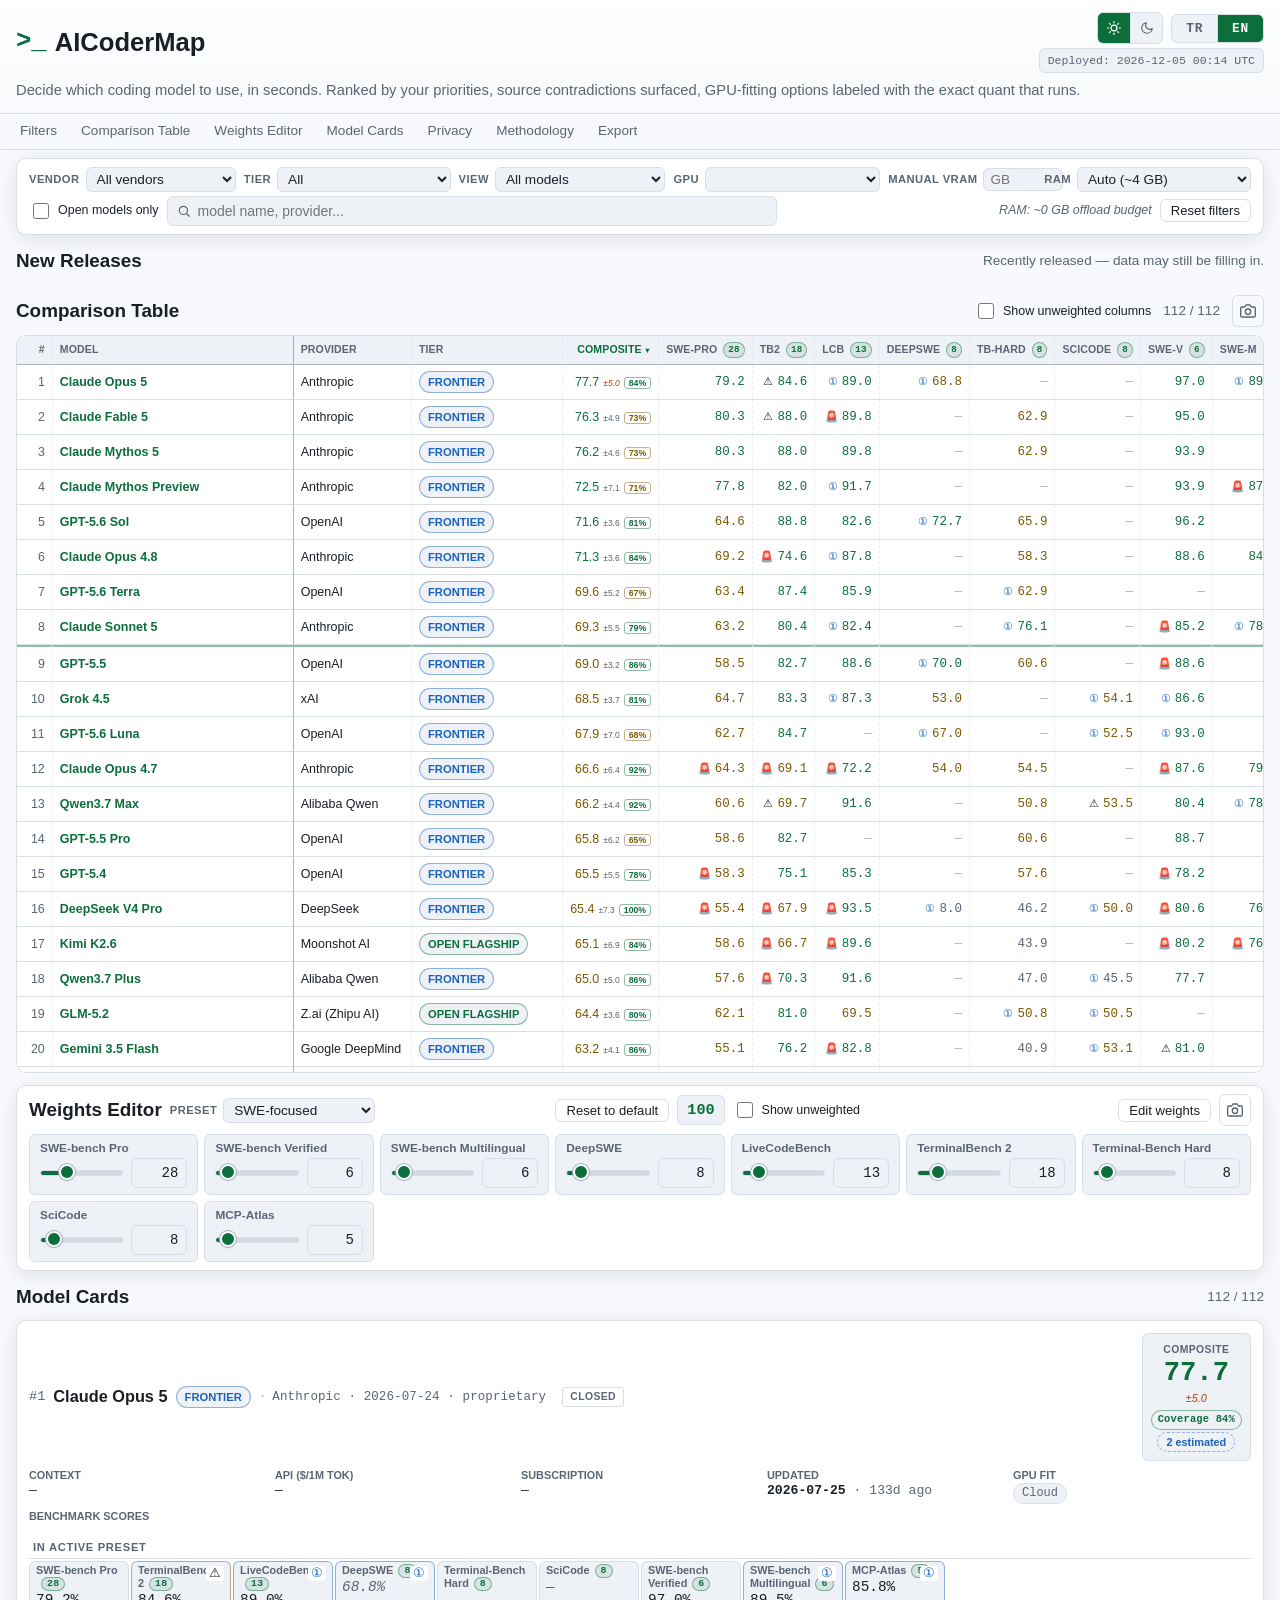
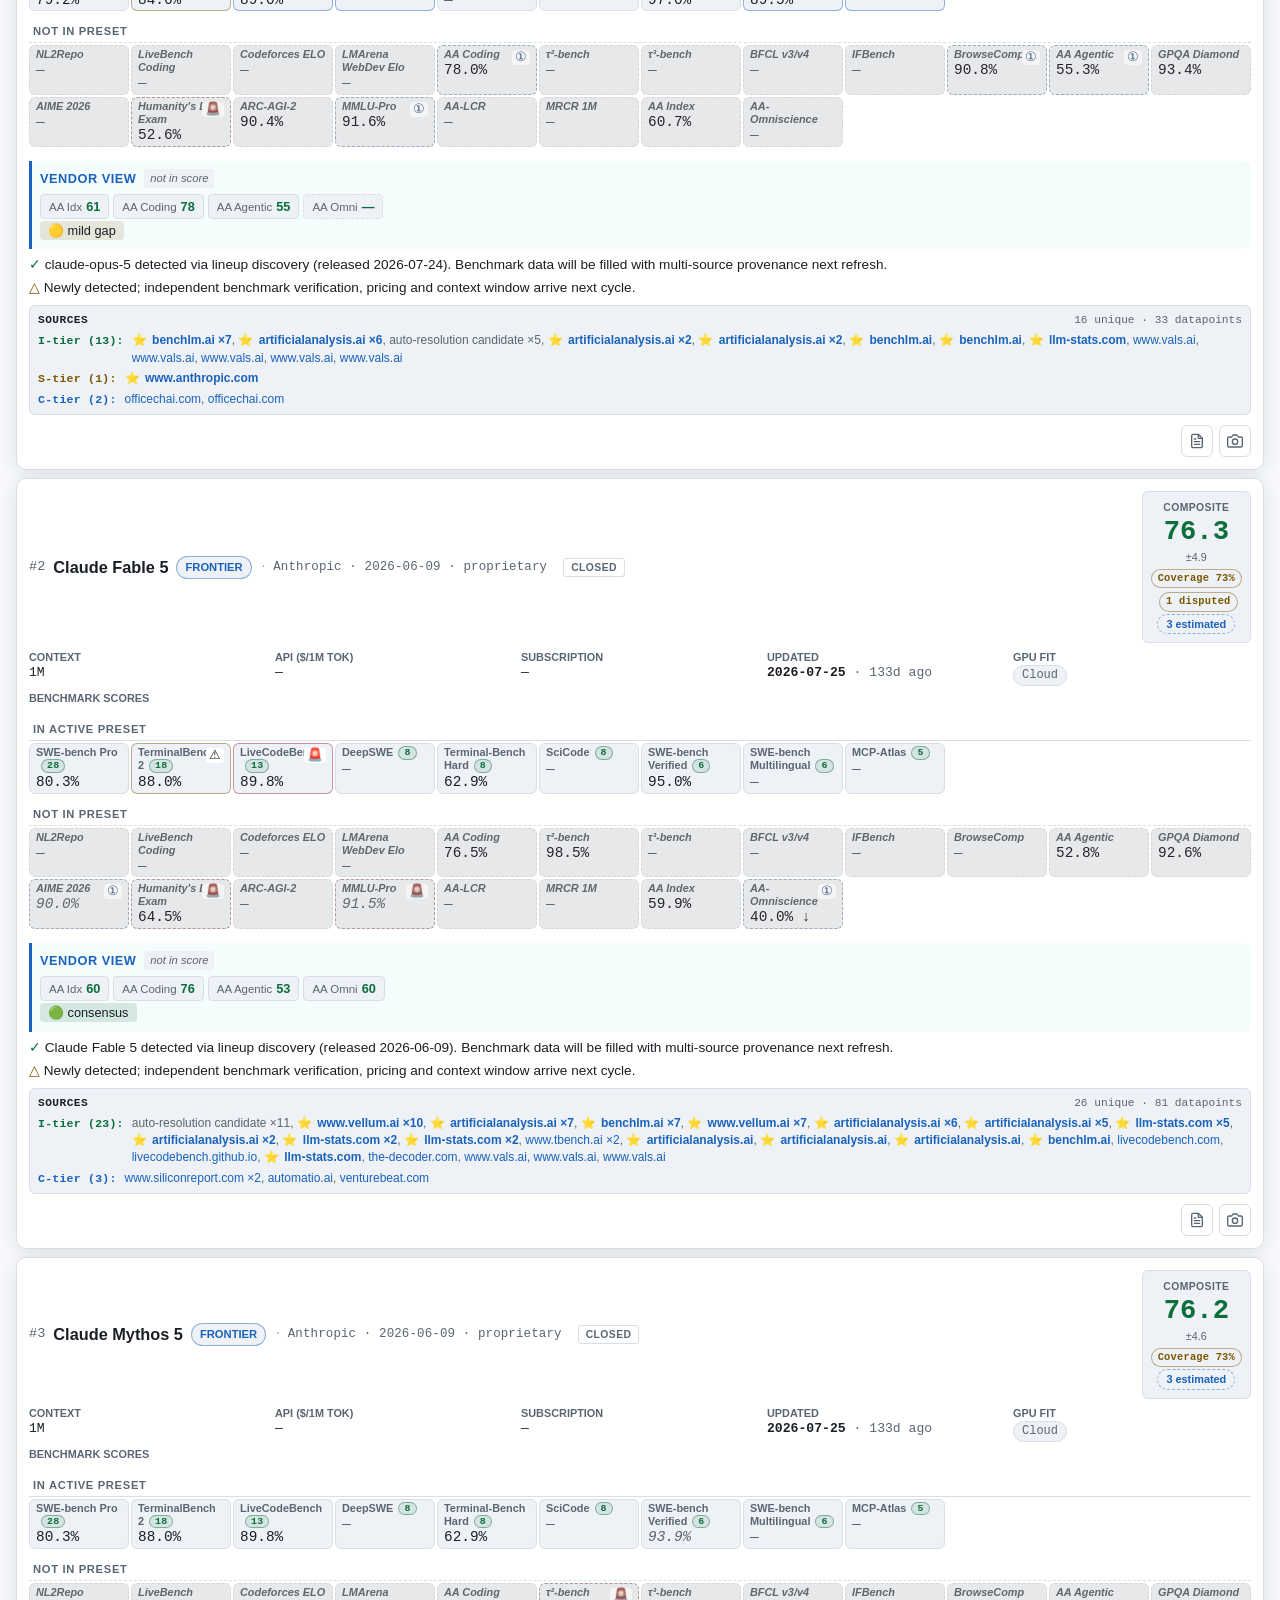
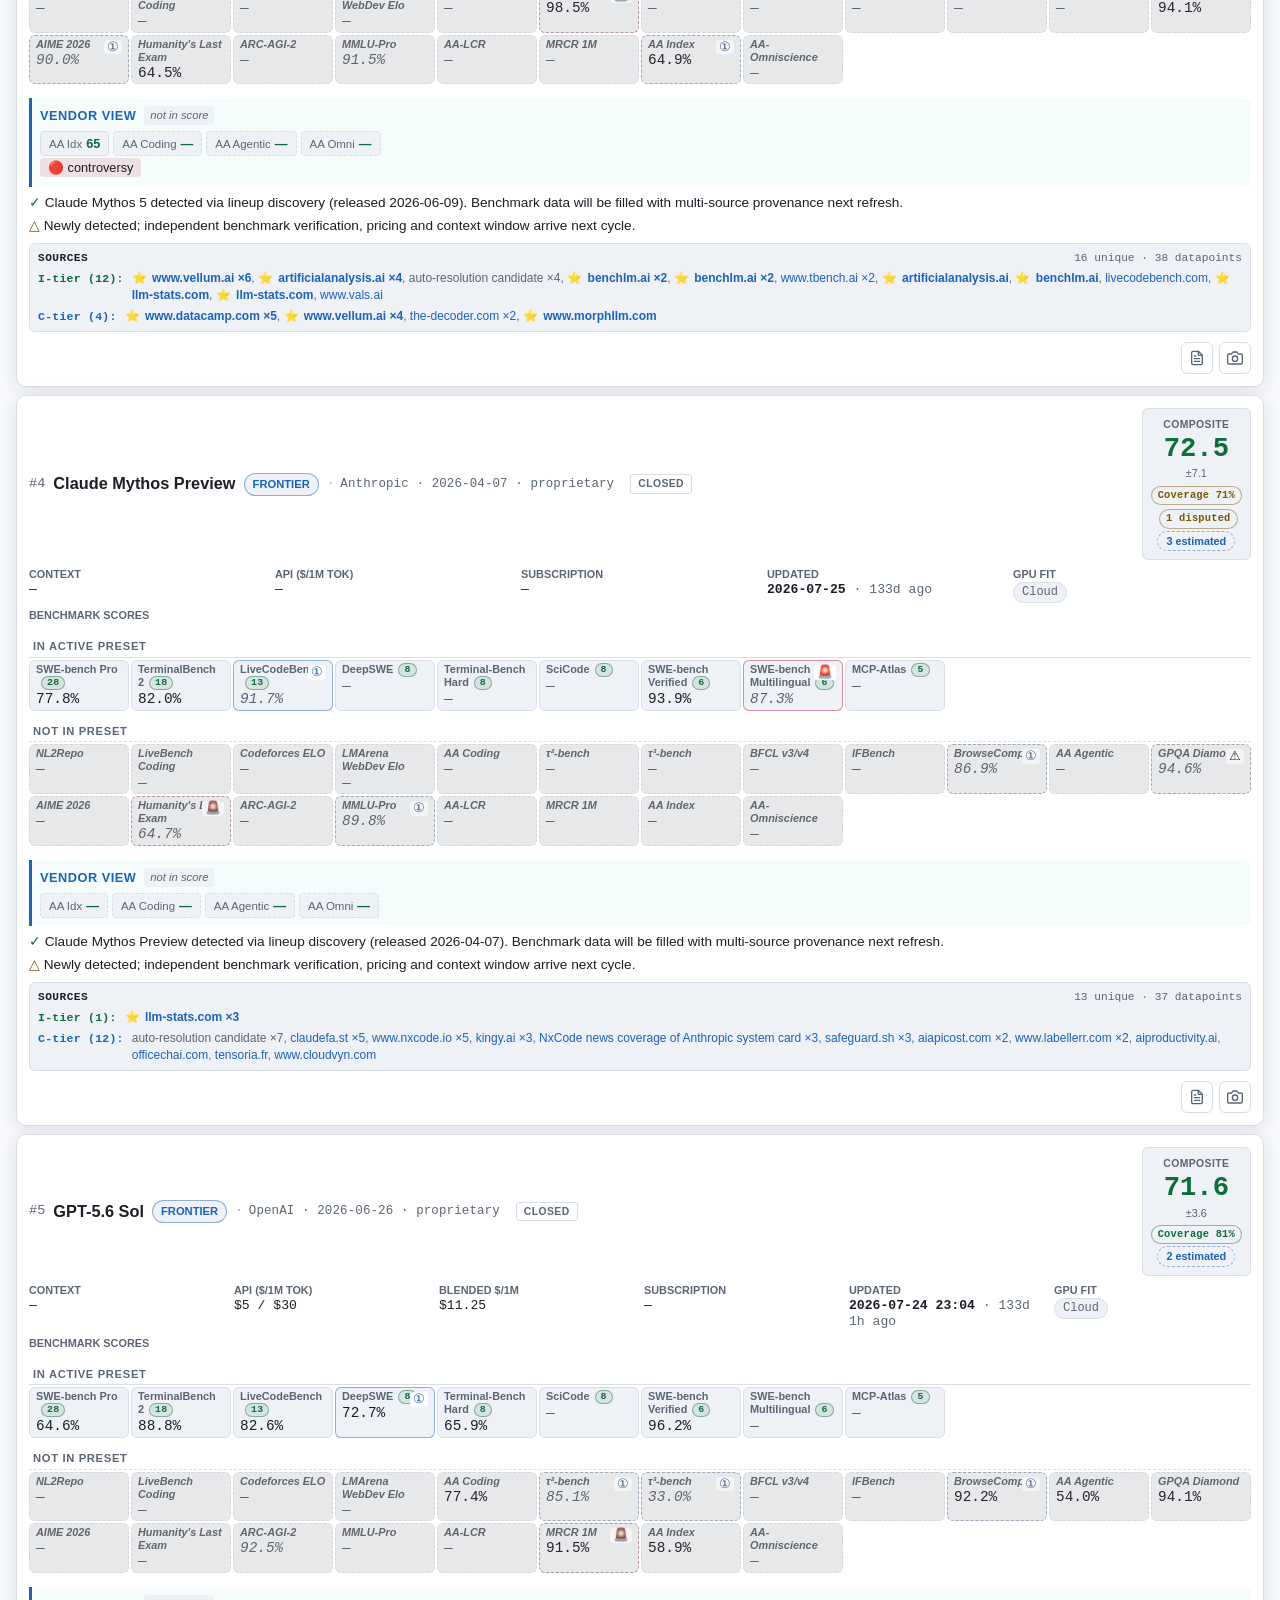
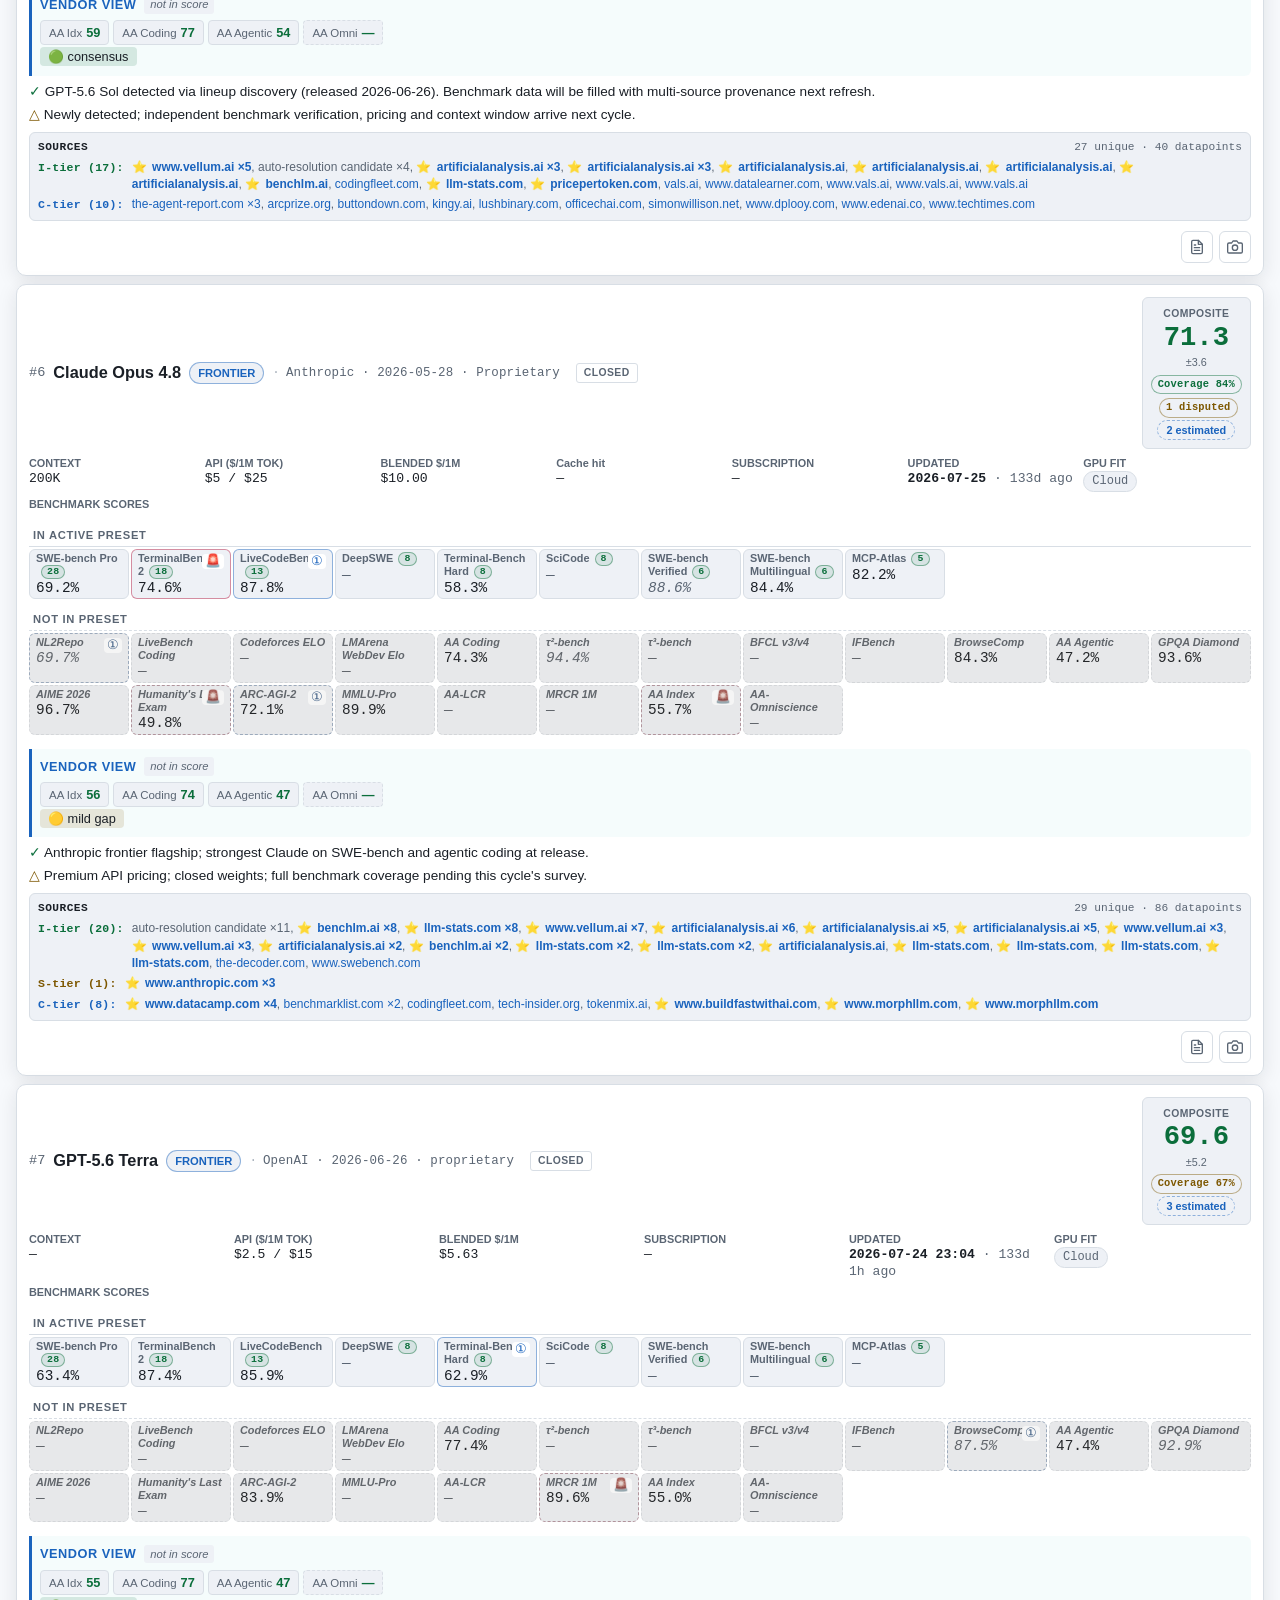
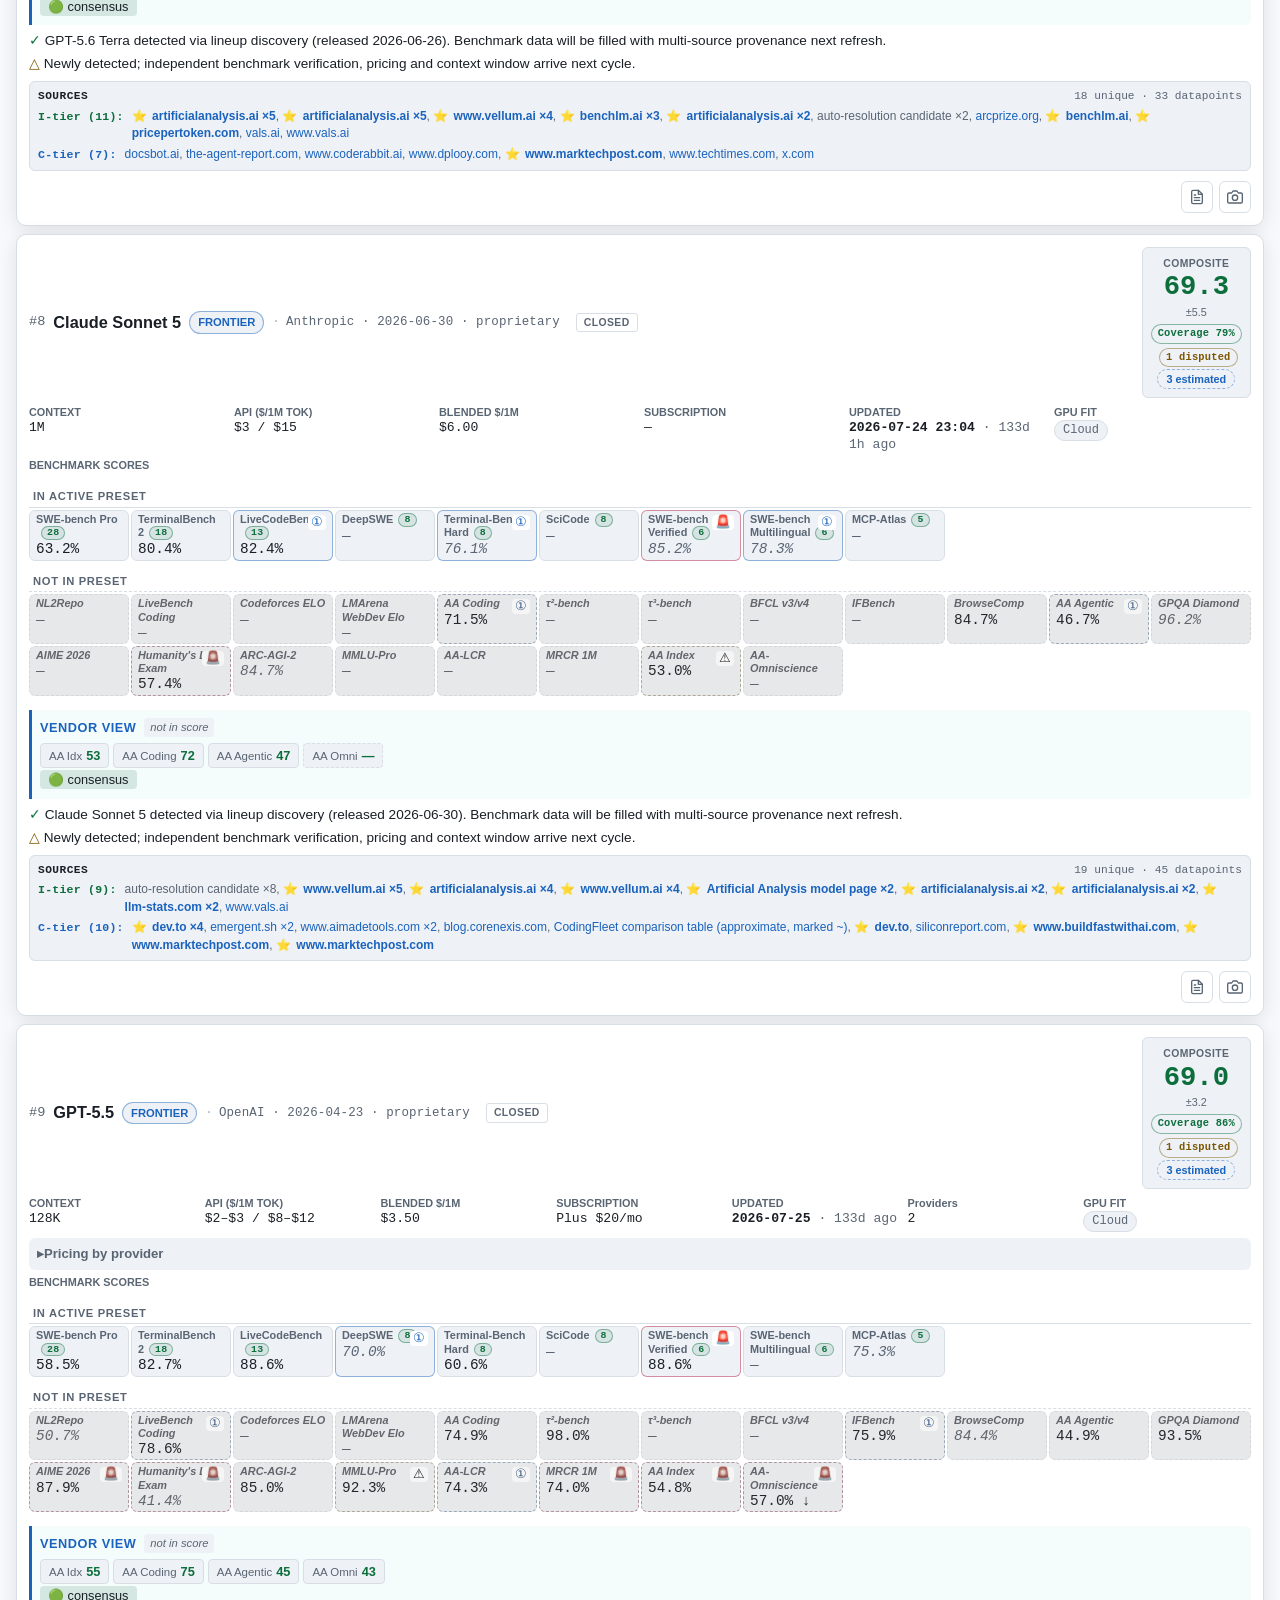
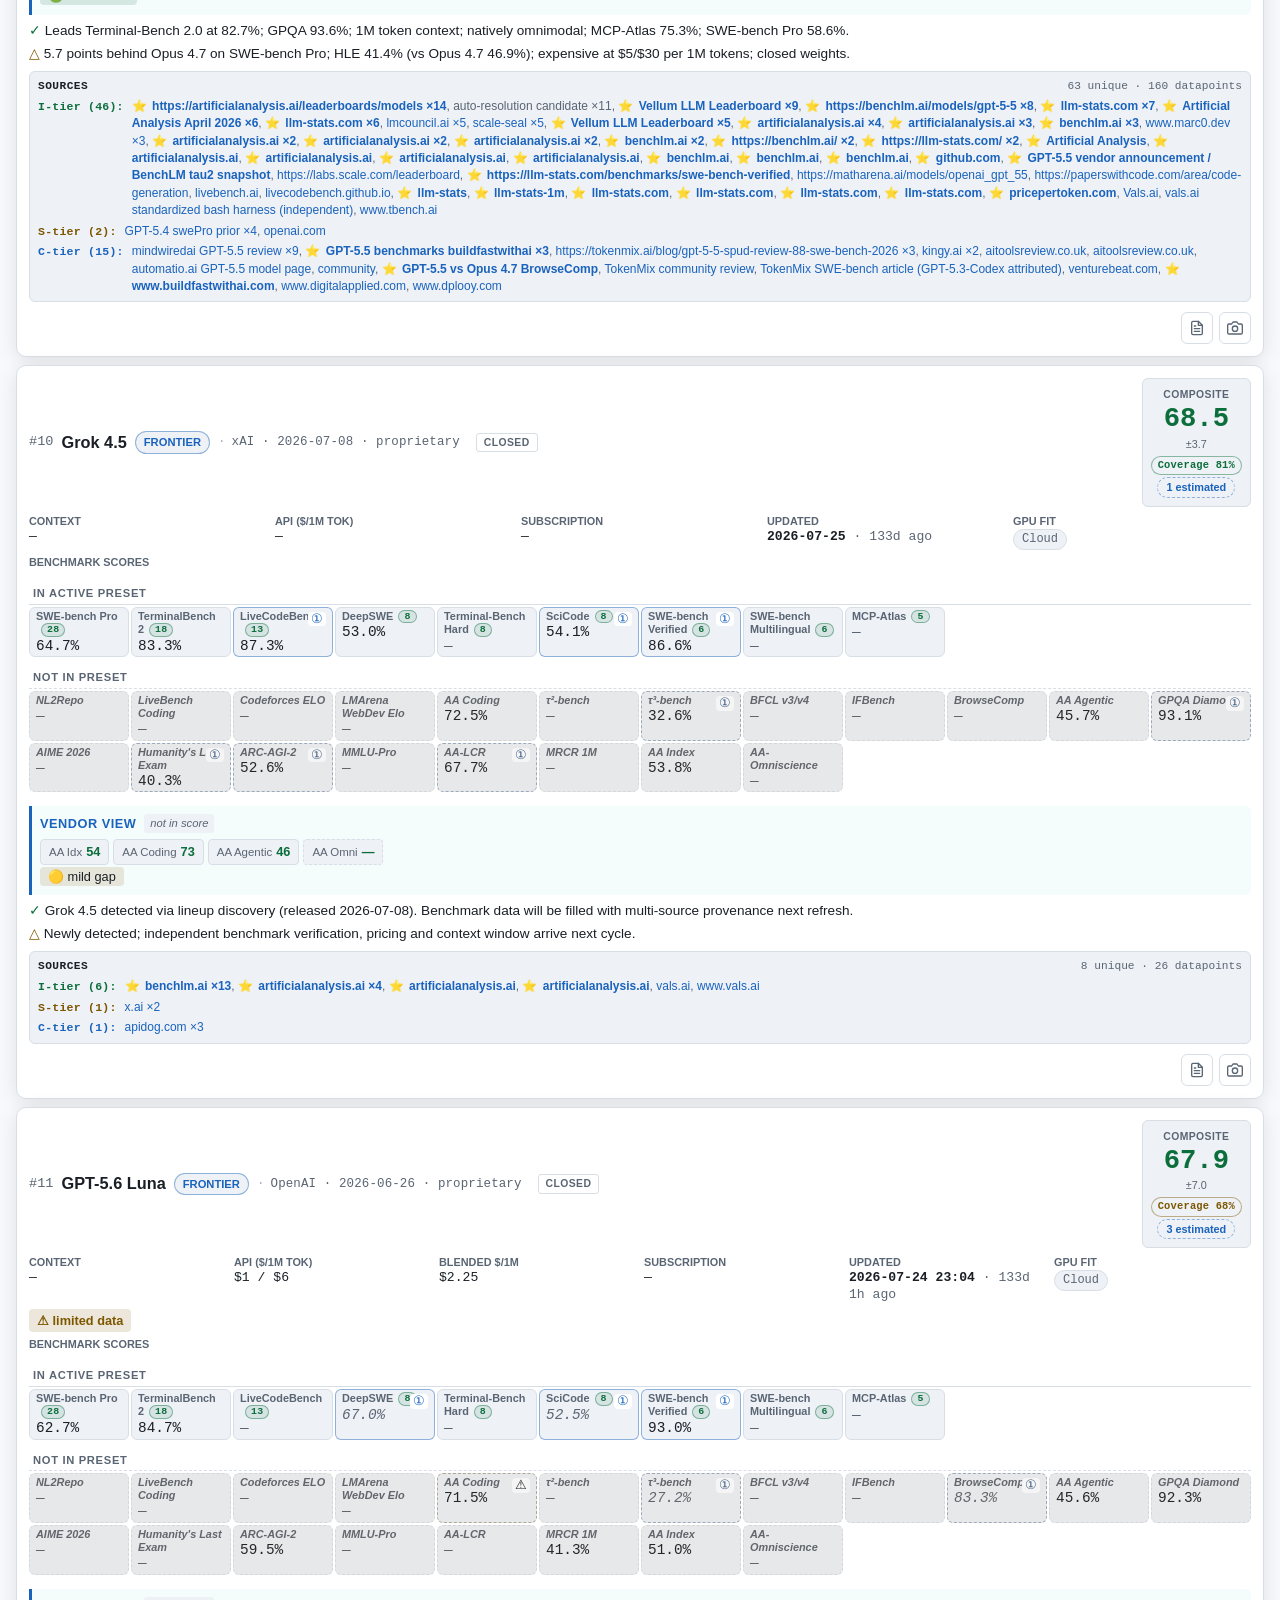
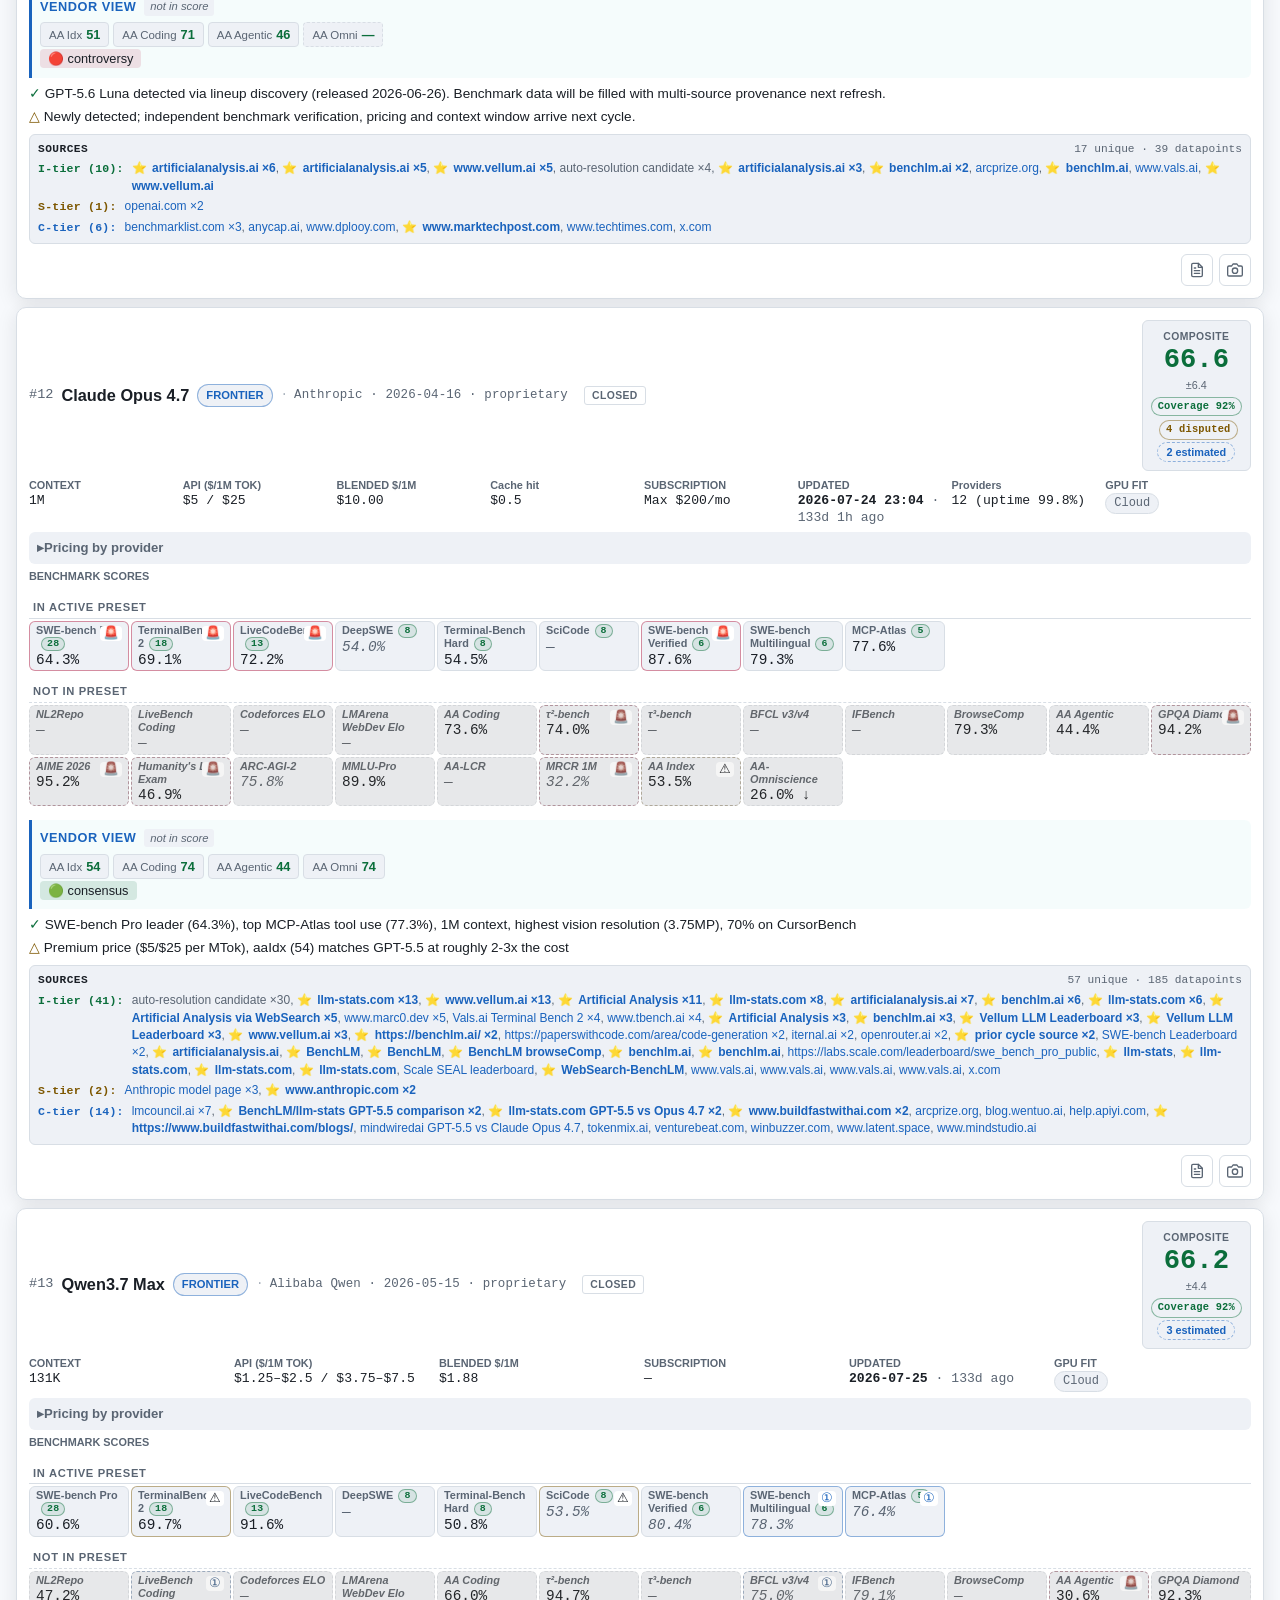
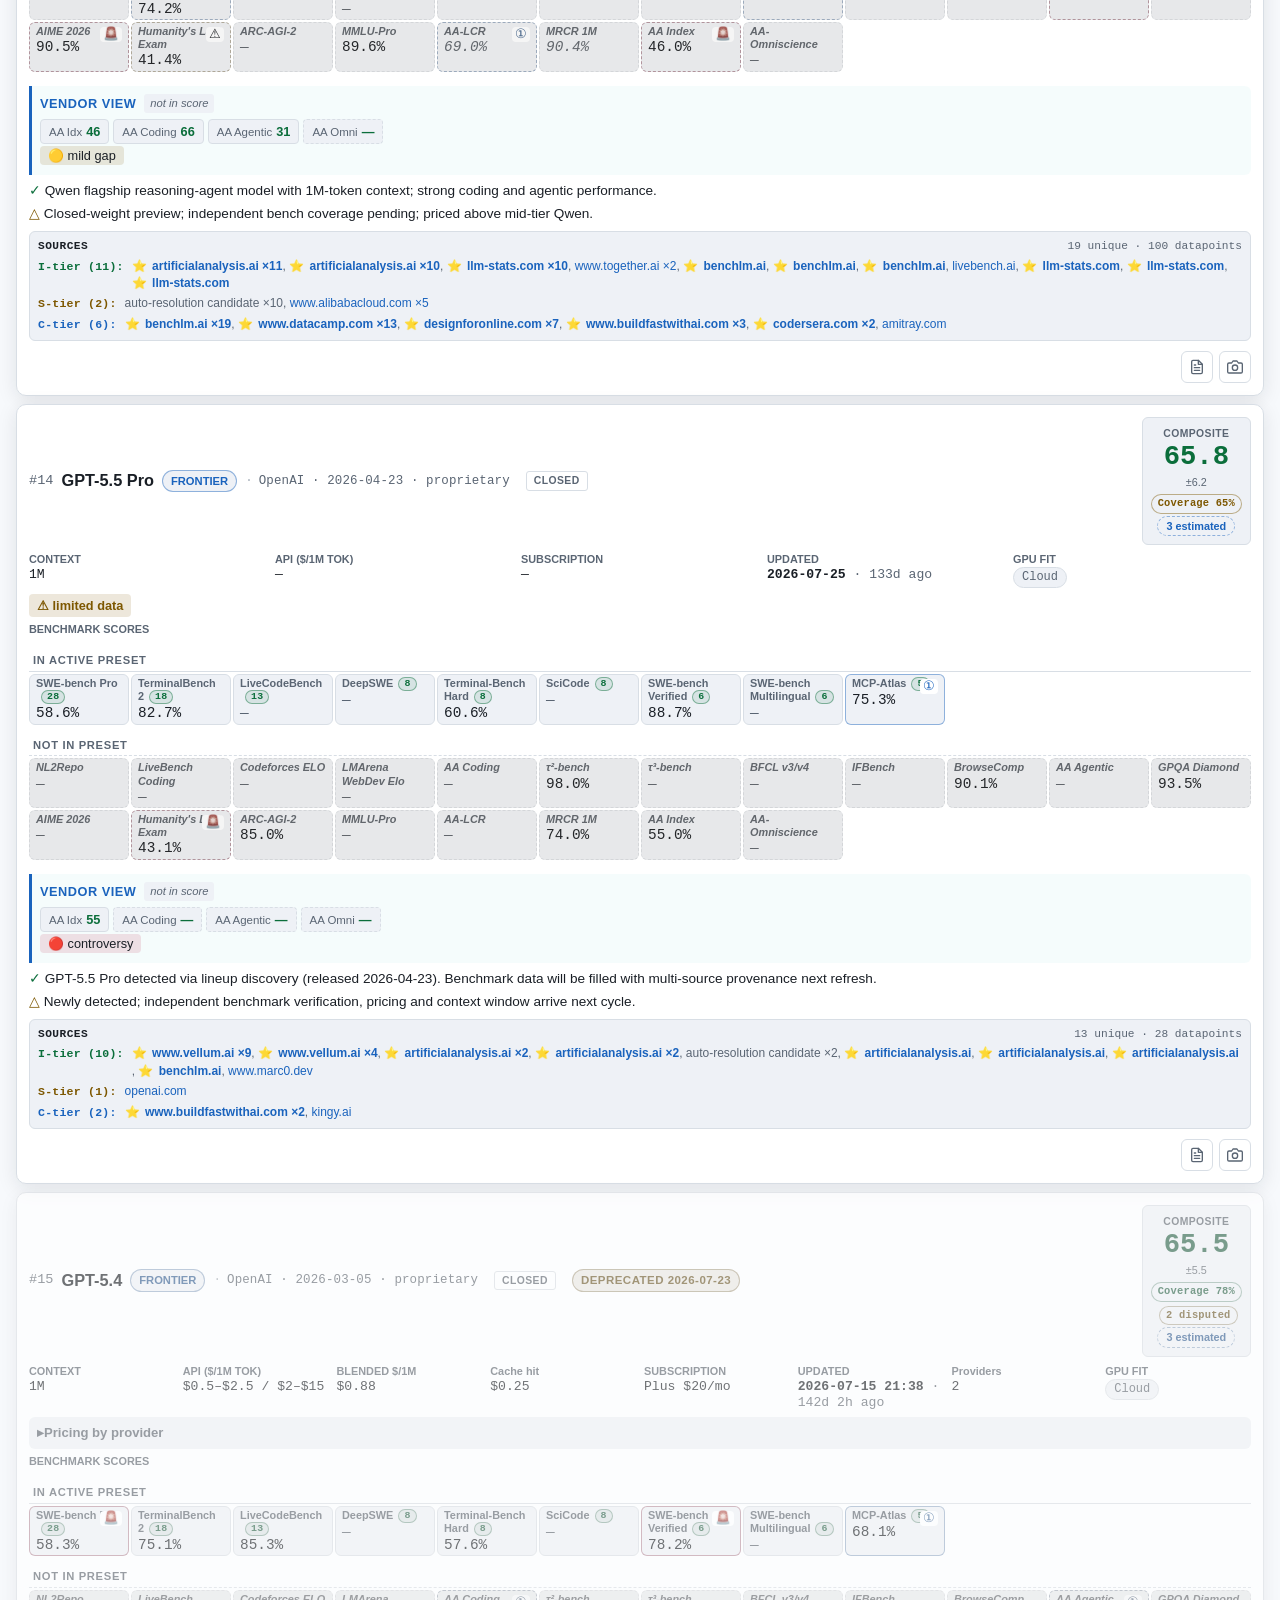
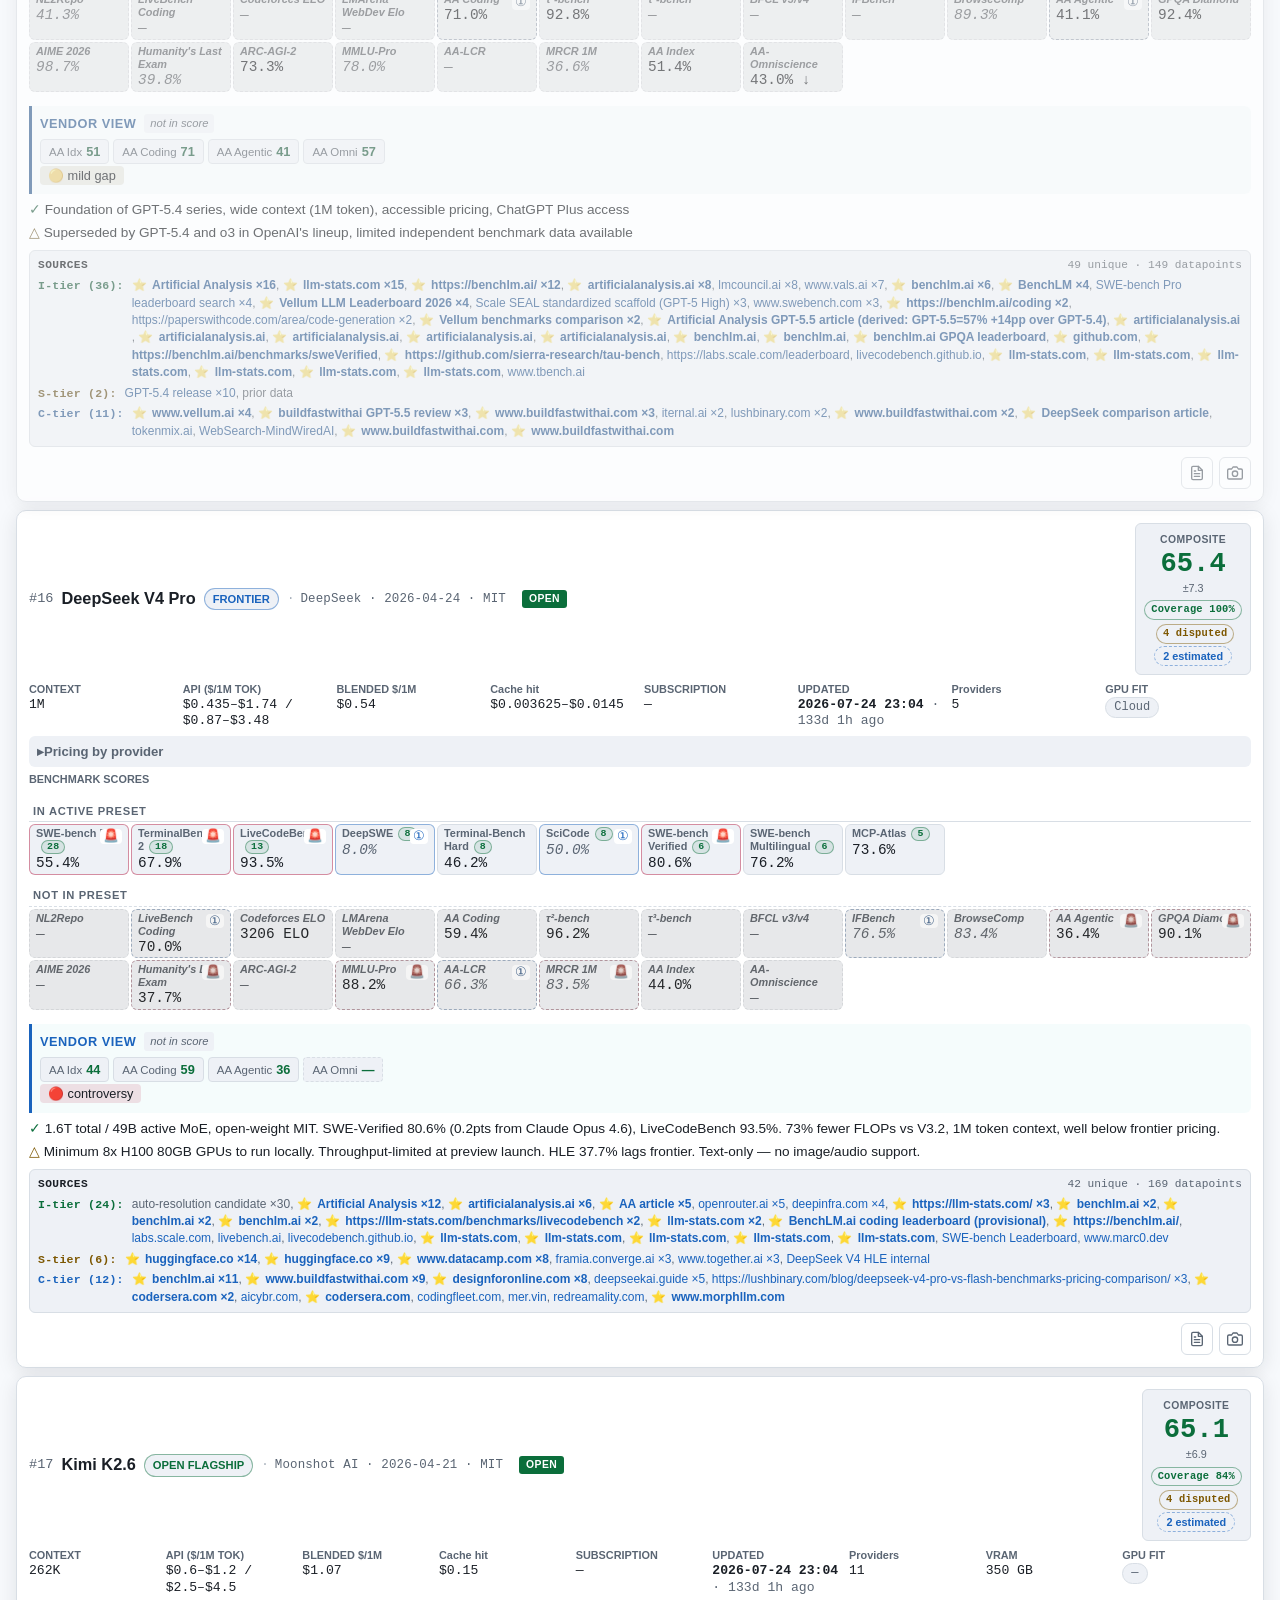
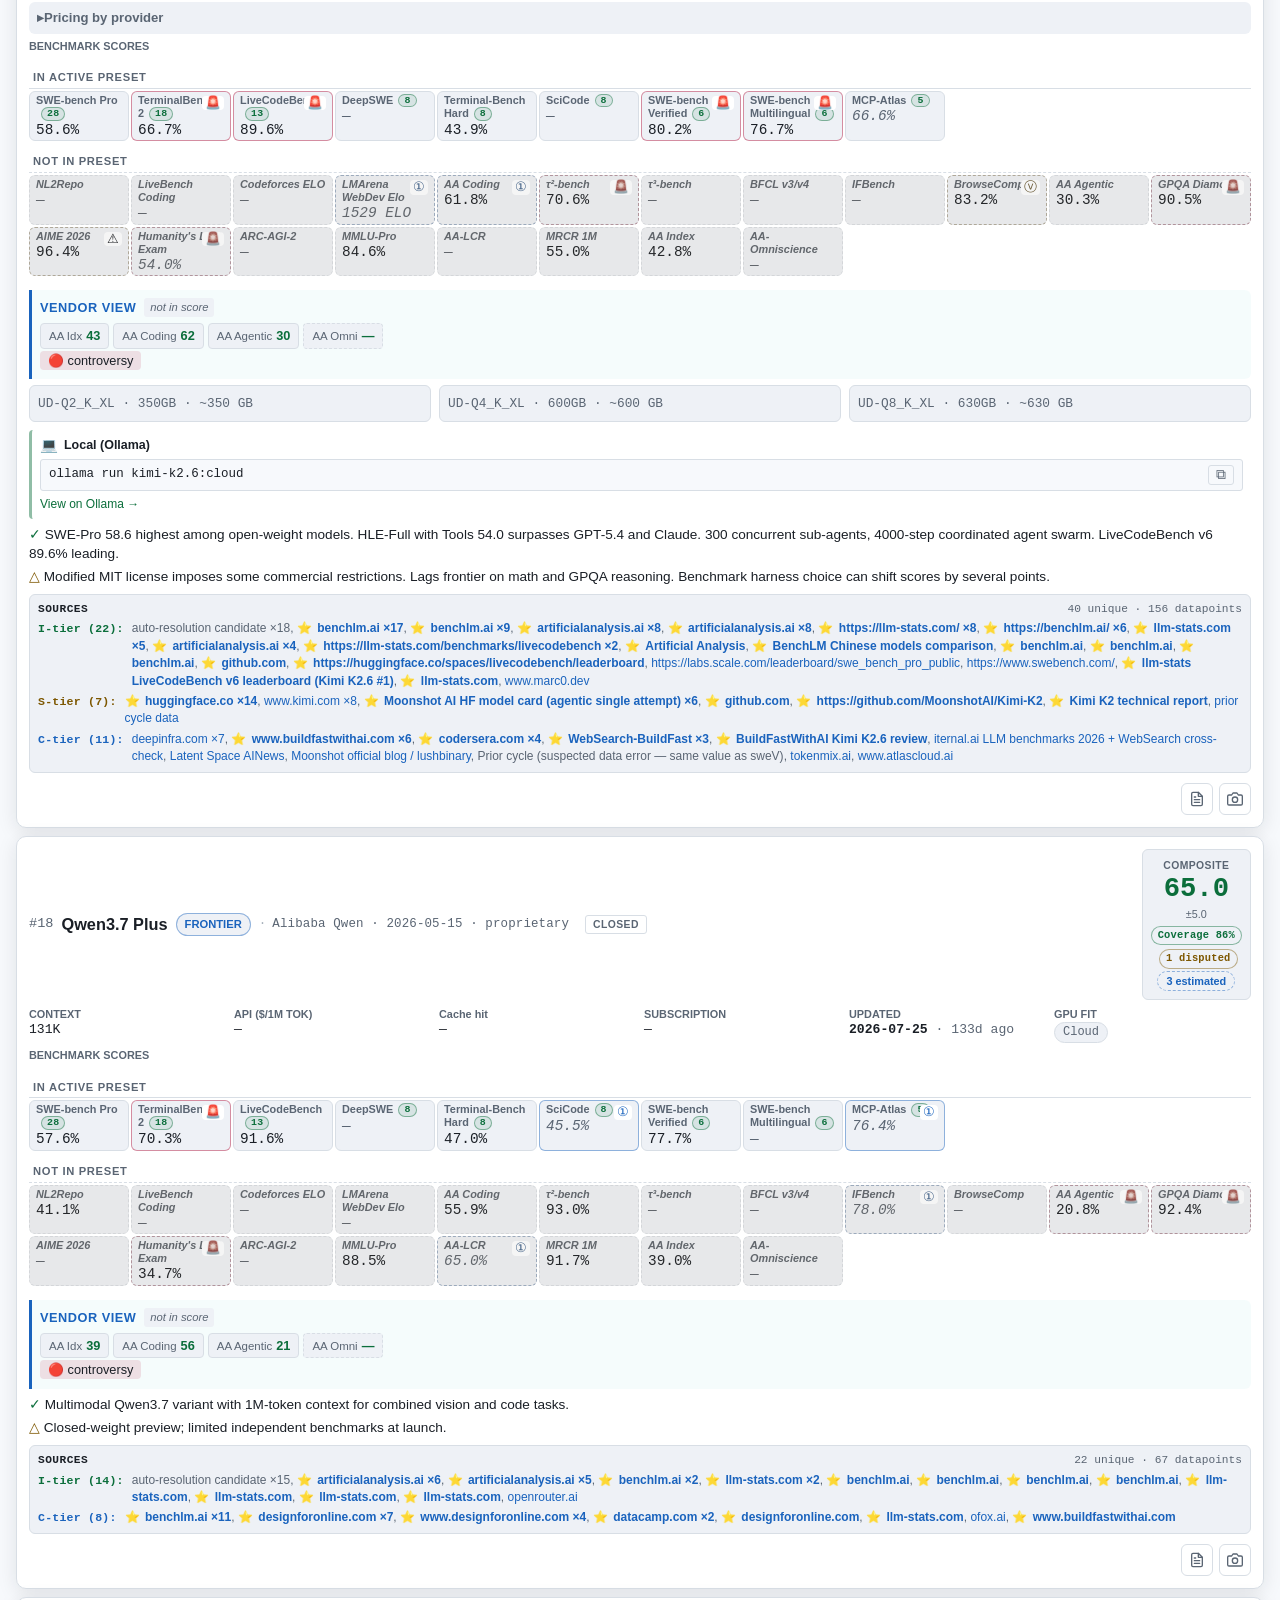
<file: index.html>
<!DOCTYPE html>
<html lang="en" data-theme="dark">
<head>
  <meta charset="UTF-8">
  <meta name="viewport" content="width=device-width, initial-scale=1.0">
  <meta http-equiv="Content-Security-Policy" content="default-src 'self'; script-src 'self' 'sha256-6H5VB5QyLldKH9oMFUmjxw2uWpPZETQXpCkBaDjquMs=' 'sha256-CPwUVaW9j9iTueG0qKPfyt4lp1s9UpcD0U0RhNk3n1M='; connect-src 'self' https://api.github.com; img-src 'self' data:; style-src 'self' 'unsafe-inline'; object-src 'none'; base-uri 'self'; form-action 'none'">
  <meta name="referrer" content="strict-origin-when-cross-origin">
  <meta http-equiv="Permissions-Policy" content="interest-cohort=(), browsing-topics=(), geolocation=(), camera=(), microphone=(), payment=()">
  <meta http-equiv="Cache-Control" content="no-cache, no-store, must-revalidate">
  <meta http-equiv="Pragma" content="no-cache">
  <meta http-equiv="Expires" content="0">
  <meta name="description" content="Cut coding-model selection from hours of review to seconds: ranked by your priorities, source contradictions surfaced, GPU-fitting local options labeled with the exact quant that runs. Turkish + English, refreshed every 14 days.">
  <meta name="theme-color" content="#181c22">
  <link rel="icon" href="data:image/svg+xml,%3Csvg xmlns='http://www.w3.org/2000/svg' viewBox='0 0 64 64'%3E%3Crect width='64' height='64' rx='12' fill='%230b0d10'/%3E%3Ctext x='50%25' y='54%25' text-anchor='middle' dominant-baseline='middle' font-size='34' font-family='ui-monospace, monospace' fill='%2367e8a4'%3E&gt;_%3C/text%3E%3C/svg%3E">
  <link rel="canonical" href="https://sungurerdim.github.io/aicodermap/">
  <title data-i18n-key="ui.appTitle">AICoderMap</title>
  <meta property="og:site_name" content="AICoderMap">
  <meta property="og:title" content="AICoderMap — Pick the right coding model in seconds">
  <meta property="og:description" content="Ranked by your priorities, source contradictions surfaced, exact GPU-fitting quants labeled. Turkish + English, never more than 14 days stale.">
  <meta property="og:type" content="website">
  <meta property="og:url" content="https://sungurerdim.github.io/aicodermap/">
  <meta property="og:image" content="https://sungurerdim.github.io/aicodermap/assets/og-image.svg">
  <meta property="og:image:type" content="image/svg+xml">
  <meta property="og:image:width" content="1200">
  <meta property="og:image:height" content="630">
  <meta property="og:image:alt" content="AICoderMap — Decide which coding model to use, in seconds">
  <meta property="og:locale" content="en_US">
  <meta property="og:locale:alternate" content="tr_TR">
  <meta name="twitter:card" content="summary_large_image">
  <meta name="twitter:title" content="AICoderMap — Pick the right coding model in seconds">
  <meta name="twitter:description" content="Ranked by your priorities, source contradictions surfaced, exact GPU-fitting quants labeled. Turkish + English, never more than 14 days stale.">
  <meta name="twitter:image" content="https://sungurerdim.github.io/aicodermap/assets/og-image.svg">
  <meta name="twitter:image:alt" content="AICoderMap — Decide which coding model to use, in seconds">
  <link rel="alternate" hreflang="tr" href="https://sungurerdim.github.io/aicodermap/?lang=tr">
  <link rel="alternate" hreflang="en" href="https://sungurerdim.github.io/aicodermap/?lang=en">
  <link rel="alternate" hreflang="x-default" href="https://sungurerdim.github.io/aicodermap/">
  <script type="application/ld+json">
  {
    "@context": "https://schema.org",
    "@graph": [
      {
        "@type": "WebSite",
        "@id": "https://sungurerdim.github.io/aicodermap/#website",
        "url": "https://sungurerdim.github.io/aicodermap/",
        "name": "AICoderMap",
        "description": "Decide which coding model to use, in seconds. Ranked by your priorities, source contradictions surfaced, local options labeled with the exact quant that fits your GPU.",
        "inLanguage": ["en", "tr"],
        "license": "https://opensource.org/licenses/MIT",
        "publisher": { "@id": "https://github.com/sungurerdim#person" }
      },
      {
        "@type": "Person",
        "@id": "https://github.com/sungurerdim#person",
        "name": "Sungur Erdim",
        "url": "https://github.com/sungurerdim",
        "email": "sungurerdim@gmail.com"
      },
      {
        "@type": "Dataset",
        "@id": "https://sungurerdim.github.io/aicodermap/#dataset",
        "name": "AICoderMap — AI Coding LLM Benchmark Tracker",
        "description": "Cross-source-validated benchmark scores, multi-provider pricing, and GPU compatibility metadata for 50+ AI coding LLMs (frontier, open, local). Refreshed every 14 days at most. Source contradictions flagged at >3pp (warn) and >5pp (red).",
        "url": "https://sungurerdim.github.io/aicodermap/",
        "license": "https://opensource.org/licenses/MIT",
        "creator": { "@id": "https://github.com/sungurerdim#person" },
        "isAccessibleForFree": true,
        "keywords": [
          "LLM benchmarks", "coding LLM", "SWE-bench Pro", "SWE-bench Verified",
          "Terminal-Bench", "LiveCodeBench", "tau-bench", "MCP-Atlas",
          "BFCL", "GPQA", "AIME", "HLE", "ARC-AGI",
          "Unsloth dynamic quants", "GPU VRAM compatibility",
          "AI coding model comparison", "yapay zeka kodlama modeli karşılaştırma"
        ],
        "distribution": [
          {
            "@type": "DataDownload",
            "encodingFormat": "application/json",
            "contentUrl": "https://sungurerdim.github.io/aicodermap/data/models.json"
          },
          {
            "@type": "DataDownload",
            "encodingFormat": "application/json",
            "contentUrl": "https://sungurerdim.github.io/aicodermap/data/sources.json"
          },
          {
            "@type": "DataDownload",
            "encodingFormat": "application/json",
            "contentUrl": "https://sungurerdim.github.io/aicodermap/data/gpu-database.json"
          }
        ]
      },
      {
        "@type": "SoftwareApplication",
        "@id": "https://sungurerdim.github.io/aicodermap/#app",
        "name": "AICoderMap",
        "applicationCategory": "DeveloperApplication",
        "operatingSystem": "Any (browser)",
        "offers": { "@type": "Offer", "price": "0", "priceCurrency": "USD" },
        "url": "https://sungurerdim.github.io/aicodermap/",
        "author": { "@id": "https://github.com/sungurerdim#person" },
        "license": "https://opensource.org/licenses/MIT"
      }
    ]
  }
  </script>
  <link rel="stylesheet" href="assets/css/base.css">
  <link rel="stylesheet" href="assets/css/layout.css">
  <link rel="stylesheet" href="assets/css/table.css">
  <link rel="stylesheet" href="assets/css/controls.css">
  <link rel="stylesheet" href="assets/css/models.css">
  <link rel="stylesheet" href="assets/css/toast.css">
  <link rel="stylesheet" href="assets/css/responsive.css">
</head>
<body>

<noscript>
  <p class="noscript-note">
    AICoderMap requires JavaScript — the rankings, filters and GPU detection are computed in your browser.
    · AICoderMap, JavaScript gerektirir — sıralamalar, filtreler ve GPU tespiti tarayıcınızda hesaplanır.
  </p>
</noscript>

<a class="skip-link" href="#filters" data-i18n-key="ui.a11y.skipToContent">Skip to content</a>

<header class="app-header" data-export-section="header">
  <div class="header-row">
    <h1 class="app-title">
      <span class="logo">&gt;_</span>
      <span data-i18n-key="ui.appTitle">AICoderMap</span>
    </h1>
    <div class="header-actions">
      <div class="header-toggles">
      <div class="theme-toggle" role="group" aria-label="Theme" data-i18n-aria-label="ui.a11y.themeGroup">
        <button type="button" data-theme="light"
                data-tip="Light theme" data-i18n-tip="ui.theme.light" data-tip-position="bottom"
                aria-label="Light theme" aria-pressed="false">
          <svg width="14" height="14" viewBox="0 0 24 24" fill="none" stroke="currentColor" stroke-width="2" stroke-linecap="round" stroke-linejoin="round" aria-hidden="true" focusable="false">
            <circle cx="12" cy="12" r="5"/>
            <line x1="12" y1="1" x2="12" y2="3"/>
            <line x1="12" y1="21" x2="12" y2="23"/>
            <line x1="4.22" y1="4.22" x2="5.64" y2="5.64"/>
            <line x1="18.36" y1="18.36" x2="19.78" y2="19.78"/>
            <line x1="1" y1="12" x2="3" y2="12"/>
            <line x1="21" y1="12" x2="23" y2="12"/>
            <line x1="4.22" y1="19.78" x2="5.64" y2="18.36"/>
            <line x1="18.36" y1="5.64" x2="19.78" y2="4.22"/>
          </svg>
        </button>
        <button type="button" data-theme="dark"
                data-tip="Dark theme" data-i18n-tip="ui.theme.dark" data-tip-position="bottom"
                aria-label="Dark theme" aria-pressed="true">
          <svg width="14" height="14" viewBox="0 0 24 24" fill="none" stroke="currentColor" stroke-width="2" stroke-linecap="round" stroke-linejoin="round" aria-hidden="true" focusable="false">
            <path d="M21 12.79A9 9 0 1 1 11.21 3 7 7 0 0 0 21 12.79z"/>
          </svg>
        </button>
      </div>
      <div class="lang-toggle" role="group" aria-label="Language" data-i18n-aria-label="ui.a11y.langGroup">
        <button type="button" data-lang="tr" aria-pressed="false">TR</button>
        <button type="button" data-lang="en" aria-pressed="true">EN</button>
      </div>
      </div>
      <span id="deployed-at" class="deploy-stamp" hidden></span>
    </div>
  </div>
  <p class="app-tagline" data-i18n-key="ui.appTagline">
    Compare AI coding models with your own weights — cross-validated, contradiction-flagged.
  </p>
</header>

<div id="freshness-banner" class="freshness-banner" role="status" data-no-export hidden>
  <span class="freshness-message"></span>
  <button type="button" class="freshness-refresh" data-i18n-key="ui.freshness.refresh">Refresh</button>
  <button type="button" class="freshness-dismiss" aria-label="Dismiss" data-i18n-aria-label="ui.a11y.dismiss">×</button>
</div>

<nav class="sticky-nav" aria-label="Sections" data-i18n-aria-label="ui.a11y.sections" data-no-export>
  <a href="#filters" data-i18n-key="ui.section.filters">Filters</a>
  <a href="#table" data-i18n-key="ui.section.table">Comparison Table</a>
  <a href="#weights" data-i18n-key="ui.section.weights">Weights Editor</a>
  <a href="#models" data-i18n-key="ui.section.models">Model Cards</a>
  <a href="#privacy" data-i18n-key="ui.section.privacy">Privacy</a>
  <a href="#methodology" data-i18n-key="methodology.navLabel">Methodology</a>
  <a href="#export" data-i18n-key="ui.section.export">Export</a>
</nav>

<main class="app-main">

  <section id="filters" class="card section-card" data-export-section="filters" aria-labelledby="filters-heading">
    <h2 id="filters-heading" class="sr-only" data-i18n-key="ui.section.filters">Filters</h2>
    <div class="filters-grid">
      <label class="select-row">
        <span data-i18n-key="ui.filter.provider">Vendor</span>
        <select id="filter-provider">
          <option value="all" data-i18n-key="ui.filter.providerAll">All vendors</option>
          <!-- options populated by app.js from data/models.json -->
        </select>
      </label>
      <label class="select-row">
        <span data-i18n-key="ui.filter.tier">Tier</span>
        <select id="filter-tier">
          <option value="all" data-i18n-key="ui.filter.all">All</option>
          <option value="frontier" data-i18n-key="ui.tier.frontier">Frontier</option>
          <option value="open-flagship" data-i18n-key="ui.tier.open-flagship">Open Flagship</option>
          <option value="coder-specialized" data-i18n-key="ui.tier.coder-specialized">Coder-specialized</option>
          <option value="gemma" data-i18n-key="ui.tier.gemma">Gemma</option>
          <option value="ollama-local" data-i18n-key="ui.tier.ollama-local">Local Ollama</option>
        </select>
      </label>
      <label class="select-row">
        <span data-i18n-key="ui.filter.deployment">Deploy</span>
        <select id="filter-deployment">
          <option value="all" data-i18n-key="ui.filter.deploymentAll">All</option>
          <option value="cloud" data-i18n-key="ui.filter.cloudOnly">Cloud only</option>
          <option value="local" data-i18n-key="ui.filter.localFit">Fits my GPU</option>
        </select>
      </label>
      <label class="select-row">
        <span data-i18n-key="ui.filter.gpuLabel">GPU</span>
        <select id="filter-gpu-select">
          <option value="auto" data-i18n-key="ui.filter.gpuAuto">Auto-detect</option>
        </select>
      </label>
      <label class="number-row">
        <span data-i18n-key="ui.filter.gpuOverride">VRAM</span>
        <input type="number" id="filter-vram-override" min="0" max="256" step="1" inputmode="numeric" placeholder="GB">
      </label>
      <label class="select-row">
        <span data-i18n-key="ui.filter.ramLabel">RAM</span>
        <select id="filter-ram-select">
          <option value="" data-i18n-key="ui.filter.ramAuto">Auto</option>
          <option value="8">8 GB</option>
          <option value="16">16 GB</option>
          <option value="24">24 GB</option>
          <option value="32">32 GB</option>
          <option value="48">48 GB</option>
          <option value="64">64 GB</option>
          <option value="96">96 GB</option>
          <option value="128">128 GB</option>
        </select>
      </label>
      <label class="checkbox-row">
        <input type="checkbox" id="filter-open-only">
        <span data-i18n-key="ui.filter.openOnly">Open only</span>
      </label>
      <label class="search-row" data-no-export>
        <span data-i18n-key="ui.filter.search">Search</span>
        <input type="search" id="filter-search" placeholder="model name, provider..." data-i18n-placeholder="ui.filter.searchPlaceholder">
      </label>
      <div class="filters-actions">
        <small id="gpu-status" class="muted-note inline gpu-status-line" aria-live="polite"></small>
        <button id="gpu-fit-toggle" class="btn btn-ghost btn-compact" type="button" hidden></button>
        <button id="filters-reset" class="btn btn-ghost btn-compact" type="button" data-i18n-key="ui.filter.reset">Reset filters</button>
      </div>
    </div>
  </section>

  <section id="new-releases" class="section-card" aria-labelledby="new-releases-heading" hidden>
    <header class="section-head">
      <h2 id="new-releases-heading" class="section-title-compact" data-i18n-key="ui.section.newReleases">New Releases</h2>
      <span id="new-releases-note" class="muted-note" data-i18n-key="ui.newReleases.note">Recently released — data may still be filling in.</span>
    </header>
    <ul id="new-releases-list" class="new-releases-list"></ul>
  </section>

  <section id="table" class="section-card" aria-labelledby="table-heading">
    <header class="section-head">
      <h2 id="table-heading" data-i18n-key="ui.section.table">Comparison Table</h2>
      <div class="section-head-right">
        <label class="checkbox-row inline-compact">
          <input type="checkbox" id="table-show-excluded">
          <span data-i18n-key="ui.table.showExcluded">Show unweighted columns</span>
        </label>
        <span id="table-count" class="muted-note"></span>
        <button class="btn-icon-only" type="button" data-export-trigger="comparison-table"
                data-i18n-tip="ui.export.table" data-i18n-aria-label="ui.export.table"
                data-tip="Save comparison table as PNG" data-tip-position="bottom"
                aria-label="Save comparison table as PNG">
          <svg class="icon" viewBox="0 0 24 24" width="16" height="16" fill="none" stroke="currentColor" stroke-width="2" stroke-linecap="round" stroke-linejoin="round" aria-hidden="true" focusable="false">
            <path d="M23 19a2 2 0 0 1-2 2H3a2 2 0 0 1-2-2V8a2 2 0 0 1 2-2h4l2-3h6l2 3h4a2 2 0 0 1 2 2z"/>
            <circle cx="12" cy="13" r="4"/>
          </svg>
          <span class="sr-only" data-i18n-key="ui.export.table">Save comparison table as PNG</span>
        </button>
      </div>
    </header>
    <div class="table-scroll" data-export-section="comparison-table">
      <table id="comparison-table" class="hide-excluded">
        <thead><tr></tr></thead>
        <tbody></tbody>
      </table>
    </div>
  </section>

  <section id="weights" class="card section-card" data-export-section="weights" aria-labelledby="weights-heading">
    <header class="section-head section-head-compact">
      <h2 id="weights-heading" class="section-title-compact" data-i18n-key="ui.section.weights">Weights Editor</h2>
      <label class="select-row inline-compact">
        <span data-i18n-key="ui.weights.preset">Preset</span>
        <select id="weights-preset">
          <option value="custom">—</option>
          <option value="consensus" data-i18n-key="verdicts.preset.consensus">Vendor Consensus</option>
          <option value="balanced" data-i18n-key="verdicts.preset.balanced">Balanced</option>
          <option value="swe-focused" data-i18n-key="verdicts.preset.sweFocused" selected>SWE-focused</option>
          <option value="agentic-focused" data-i18n-key="verdicts.preset.agenticFocused">Agentic-focused</option>
          <option value="reasoning-focused" data-i18n-key="verdicts.preset.reasoningFocused">Reasoning-focused</option>
          <option value="benchmark-only" data-i18n-key="verdicts.preset.benchmarkOnly">Benchmark only</option>
        </select>
      </label>
      <button id="weights-reset" class="btn btn-ghost btn-compact" type="button" data-i18n-key="ui.weights.reset">Reset</button>
      <output id="weights-total" class="weights-total" aria-live="polite">100</output>
      <label class="checkbox-row inline-compact">
        <input type="checkbox" id="weights-show-all">
        <span data-i18n-key="ui.weights.showAll">Show unweighted</span>
      </label>
      <button id="weights-toggle" class="btn btn-ghost btn-compact" type="button"
              aria-expanded="false" aria-controls="weights-grid"
              data-i18n-key="ui.weights.expand">Edit weights</button>
      <button class="btn-icon-only" type="button" data-export-trigger="weights"
              data-i18n-tip="ui.export.weights" data-i18n-aria-label="ui.export.weights"
              data-tip="Save weights as PNG" data-tip-position="bottom"
              aria-label="Save weights as PNG">
        <svg class="icon" viewBox="0 0 24 24" width="16" height="16" fill="none" stroke="currentColor" stroke-width="2" stroke-linecap="round" stroke-linejoin="round" aria-hidden="true" focusable="false">
          <path d="M23 19a2 2 0 0 1-2 2H3a2 2 0 0 1-2-2V8a2 2 0 0 1 2-2h4l2-3h6l2 3h4a2 2 0 0 1 2 2z"/>
          <circle cx="12" cy="13" r="4"/>
        </svg>
        <span class="sr-only" data-i18n-key="ui.export.weights">Save weights as PNG</span>
      </button>
    </header>
    <div id="weights-grid" class="weights-grid hide-excluded" hidden><!-- populated by app.js --></div>
  </section>

  <section id="models" class="section-card" aria-labelledby="models-heading">
    <header class="section-head">
      <h2 id="models-heading" data-i18n-key="ui.section.models">Models</h2>
      <span id="models-count" class="muted-note"></span>
    </header>

    <div id="models-list" class="models-list" aria-live="polite">
      <p class="loading" data-i18n-key="ui.loading">Loading...</p>
    </div>
  </section>

  <section id="privacy" class="section-card" aria-labelledby="privacy-heading">
    <header class="section-head">
      <h2 id="privacy-heading" data-i18n-key="privacy.heading">Privacy &amp; Compliance</h2>
    </header>
    <p class="muted-note" data-i18n-key="privacy.subheading"></p>
    <div class="table-scroll" tabindex="0" role="region" aria-labelledby="privacy-heading">
      <table id="privacy-table" class="privacy-table">
        <thead><tr></tr></thead>
        <tbody></tbody>
      </table>
    </div>
    <p class="muted-note privacy-note" data-i18n-key="privacy.note"></p>
  </section>

  <section id="methodology" class="section-card" aria-labelledby="methodology-heading">
    <header class="section-head">
      <h2 id="methodology-heading" data-i18n-key="methodology.heading">Methodology</h2>
      <span class="muted-note" data-i18n-key="methodology.version">v1.0 · 2026-07-15</span>
    </header>
    <p class="muted-note" data-i18n-key="methodology.intro"></p>
    <ul class="methodology-points">
      <li data-i18n-key="methodology.point.atomic"></li>
      <li data-i18n-key="methodology.point.eb"></li>
      <li data-i18n-key="methodology.point.gate"></li>
      <li data-i18n-key="methodology.point.bands"></li>
      <li data-i18n-key="methodology.point.xval"></li>
      <li data-i18n-key="methodology.point.provenance"></li>
    </ul>
    <p class="muted-note">
      <a href="https://github.com/sungurerdim/aicodermap/blob/main/docs/METHODOLOGY.md"
         target="_blank" rel="noopener" data-i18n-key="methodology.fullLink">Full methodology (formulas &amp; references)</a>
    </p>
    <h3 class="glossary-heading" data-i18n-key="methodology.glossaryHeading">Benchmark glossary</h3>
    <div id="bench-glossary" class="bench-glossary"><!-- populated by render-privacy.js --></div>
  </section>

  <section id="export" class="card section-card" aria-labelledby="export-heading">
    <header class="section-head">
      <h2 id="export-heading" data-i18n-key="ui.section.export">Export</h2>
    </header>
    <div class="export-actions">
      <button id="export-full" class="btn btn-primary" type="button"
              data-i18n-tip="ui.export.fullTooltip"
              data-tip="Save the entire page as PNG">
        <svg class="icon" viewBox="0 0 24 24" width="16" height="16" fill="none" stroke="currentColor" stroke-width="2" stroke-linecap="round" stroke-linejoin="round" aria-hidden="true" focusable="false">
          <path d="M23 19a2 2 0 0 1-2 2H3a2 2 0 0 1-2-2V8a2 2 0 0 1 2-2h4l2-3h6l2 3h4a2 2 0 0 1 2 2z"/>
          <circle cx="12" cy="13" r="4"/>
        </svg>
        <span data-i18n-key="ui.export.full">Full page PNG</span>
      </button>
      <button id="share-link" class="btn btn-ghost" type="button"
              data-i18n-tip="ui.share.tooltip"
              data-tip="Copy a link with your current weights and filters">
        <svg class="icon" viewBox="0 0 24 24" width="16" height="16" fill="none" stroke="currentColor" stroke-width="2" stroke-linecap="round" stroke-linejoin="round" aria-hidden="true" focusable="false">
          <circle cx="18" cy="5" r="3"/>
          <circle cx="6" cy="12" r="3"/>
          <circle cx="18" cy="19" r="3"/>
          <line x1="8.59" y1="13.51" x2="15.42" y2="17.49"/>
          <line x1="15.41" y1="6.51" x2="8.59" y2="10.49"/>
        </svg>
        <span data-i18n-key="ui.share.button">Copy share link</span>
      </button>
      <p class="muted-note" data-i18n-key="ui.footer.privacy">
        This site does not use cookies; anonymous traffic is measured via GitHub Insights only.
      </p>
    </div>
  </section>

</main>

<footer class="app-footer" data-no-export>
  <div class="footer-row">
    <span>AICoderMap · MIT</span>
    <a href="https://github.com/sungurerdim/aicodermap" rel="noopener noreferrer" target="_blank" data-i18n-key="ui.footer.repo">GitHub</a>
  </div>
</footer>

<div id="tooltip" class="tooltip" role="tooltip" hidden></div>

<script src="assets/vendor/html2canvas.min.js" integrity="sha256-6H5VB5QyLldKH9oMFUmjxw2uWpPZETQXpCkBaDjquMs=" crossorigin="anonymous" defer></script>
<script type="module" src="assets/js/main.js"></script>
</body>
</html>
</file>
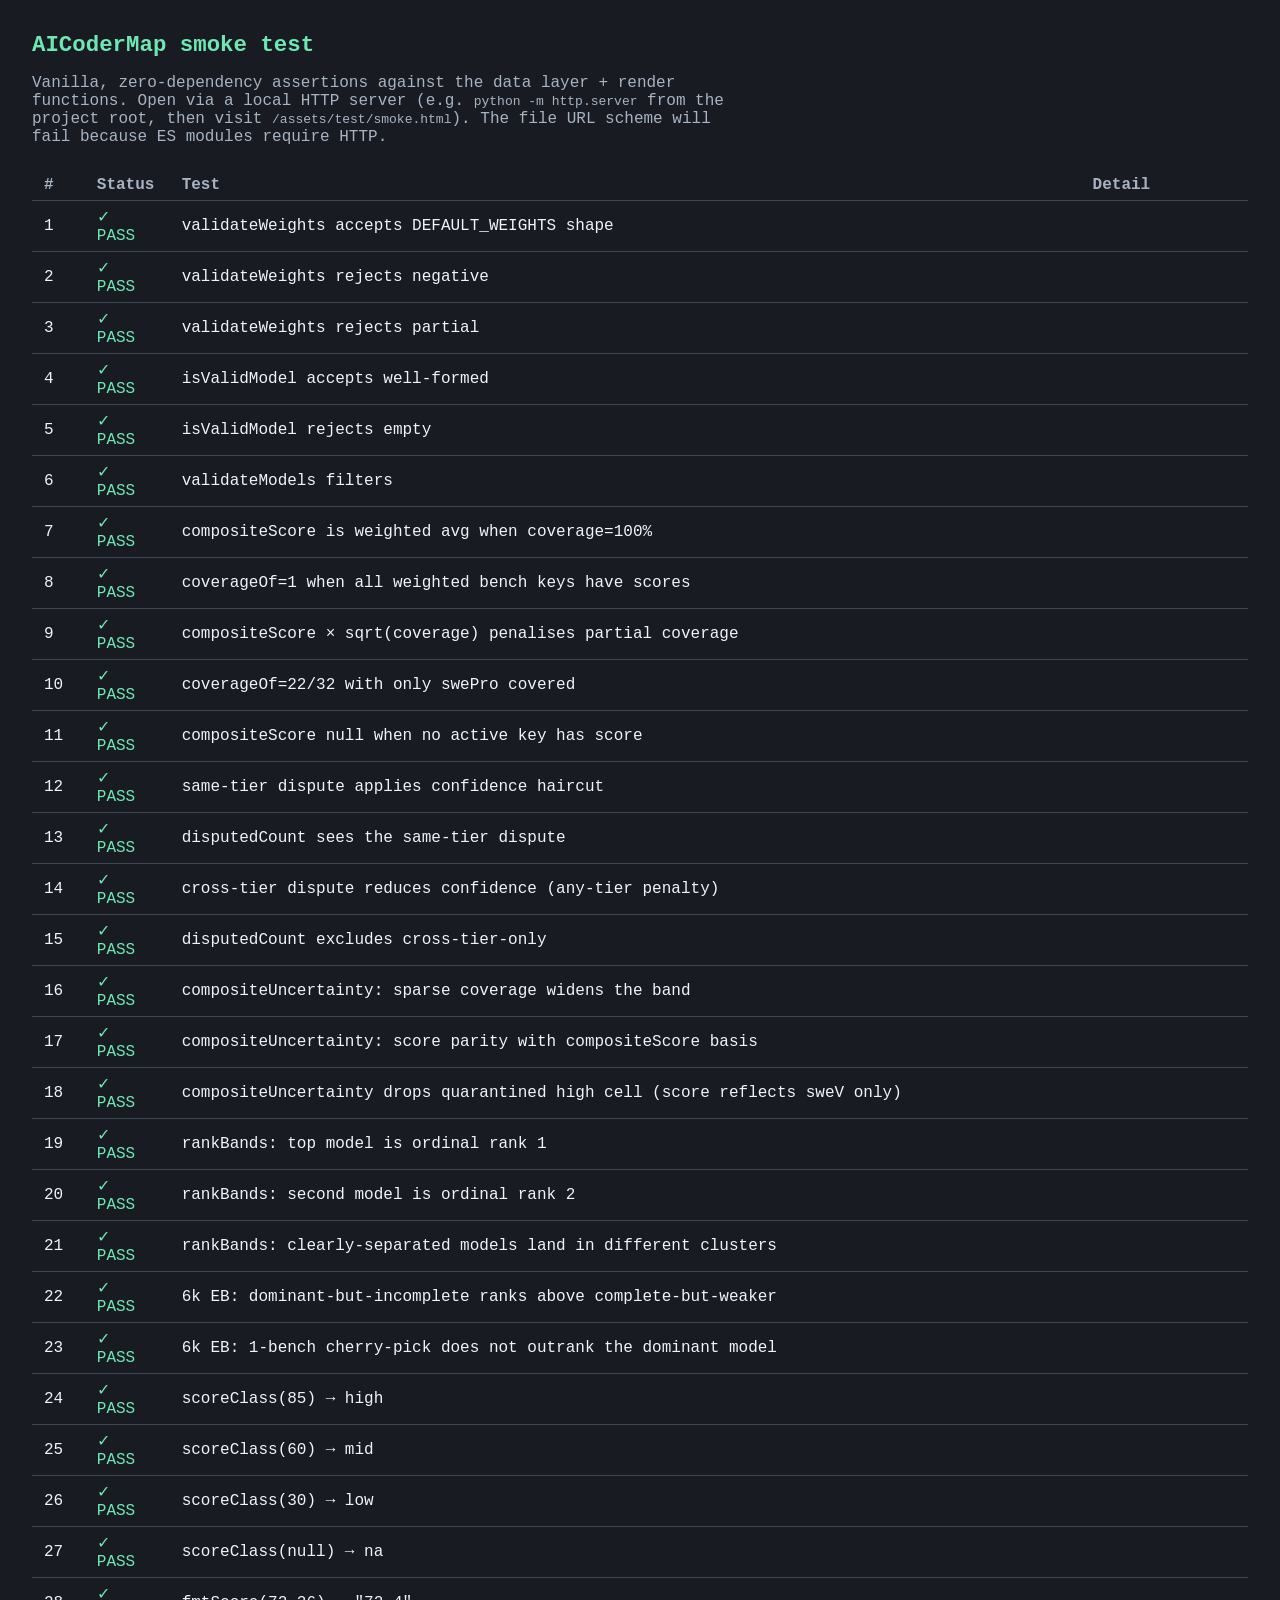
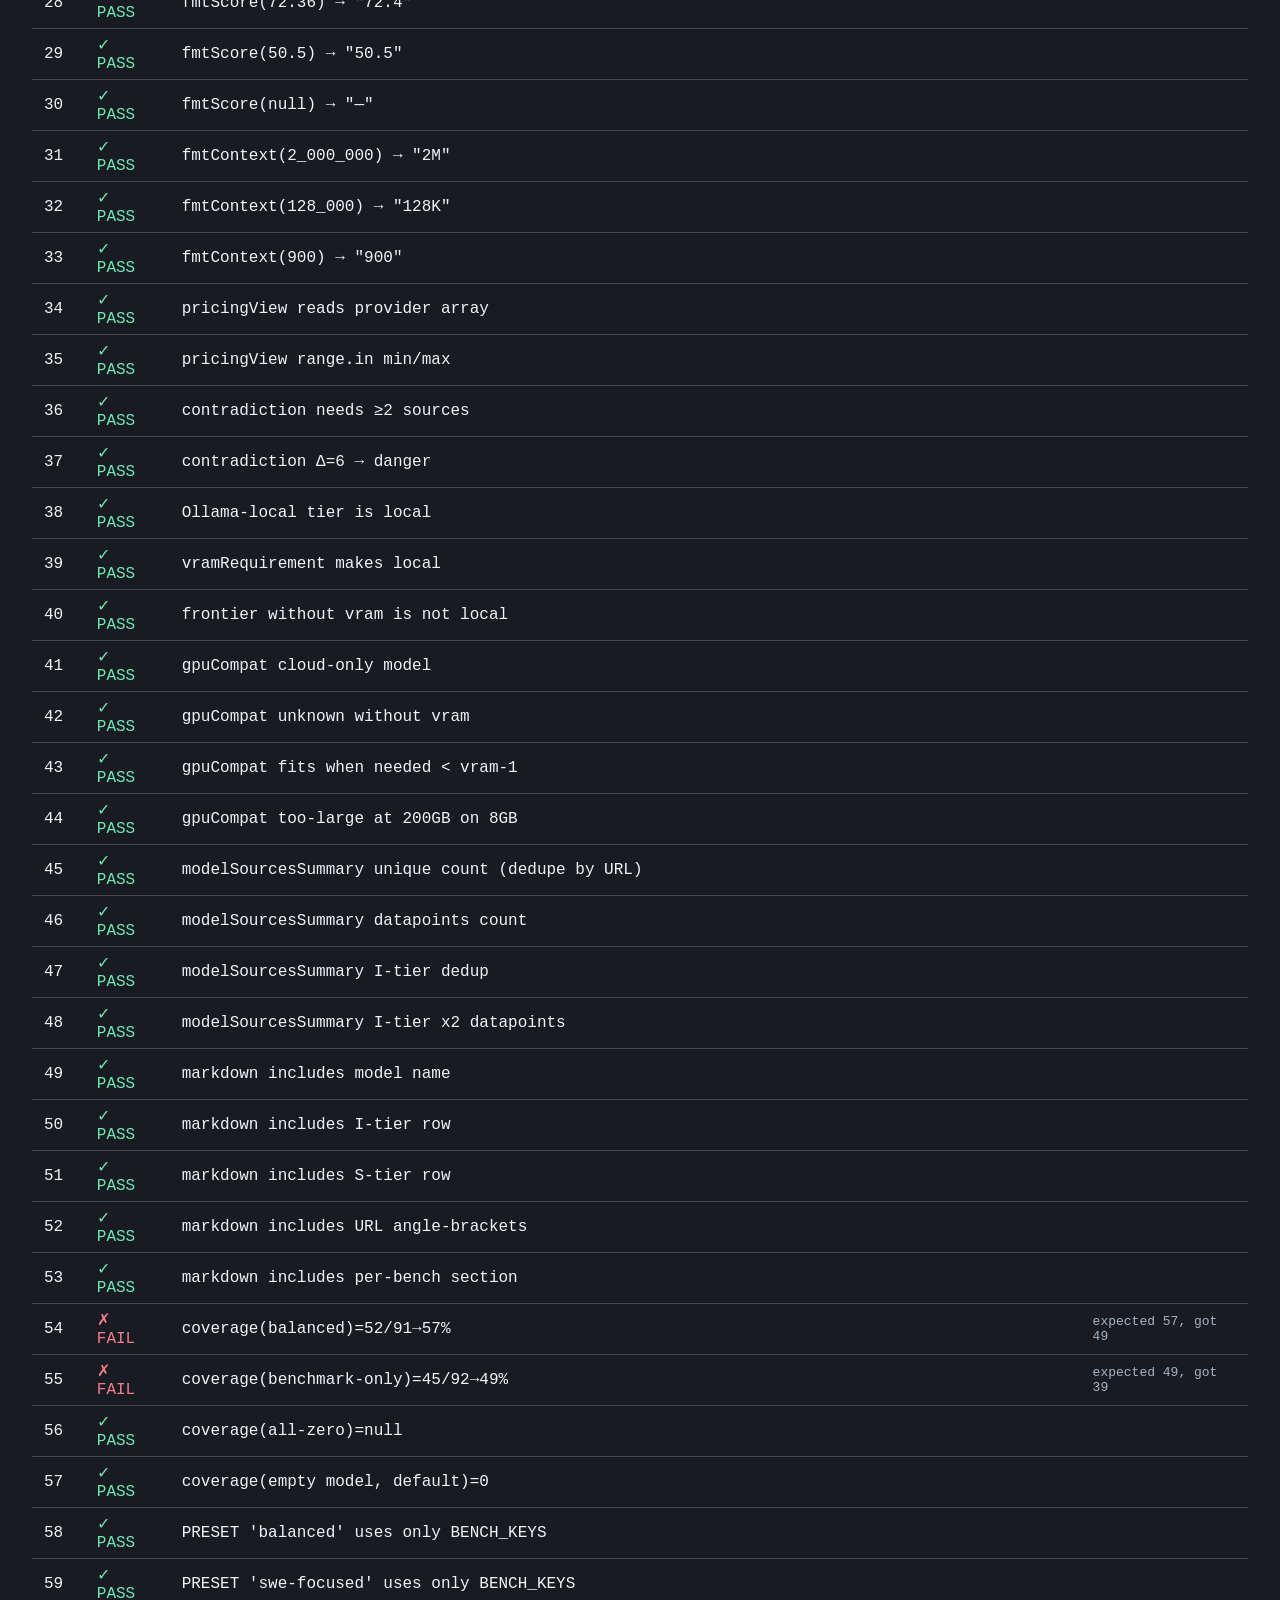
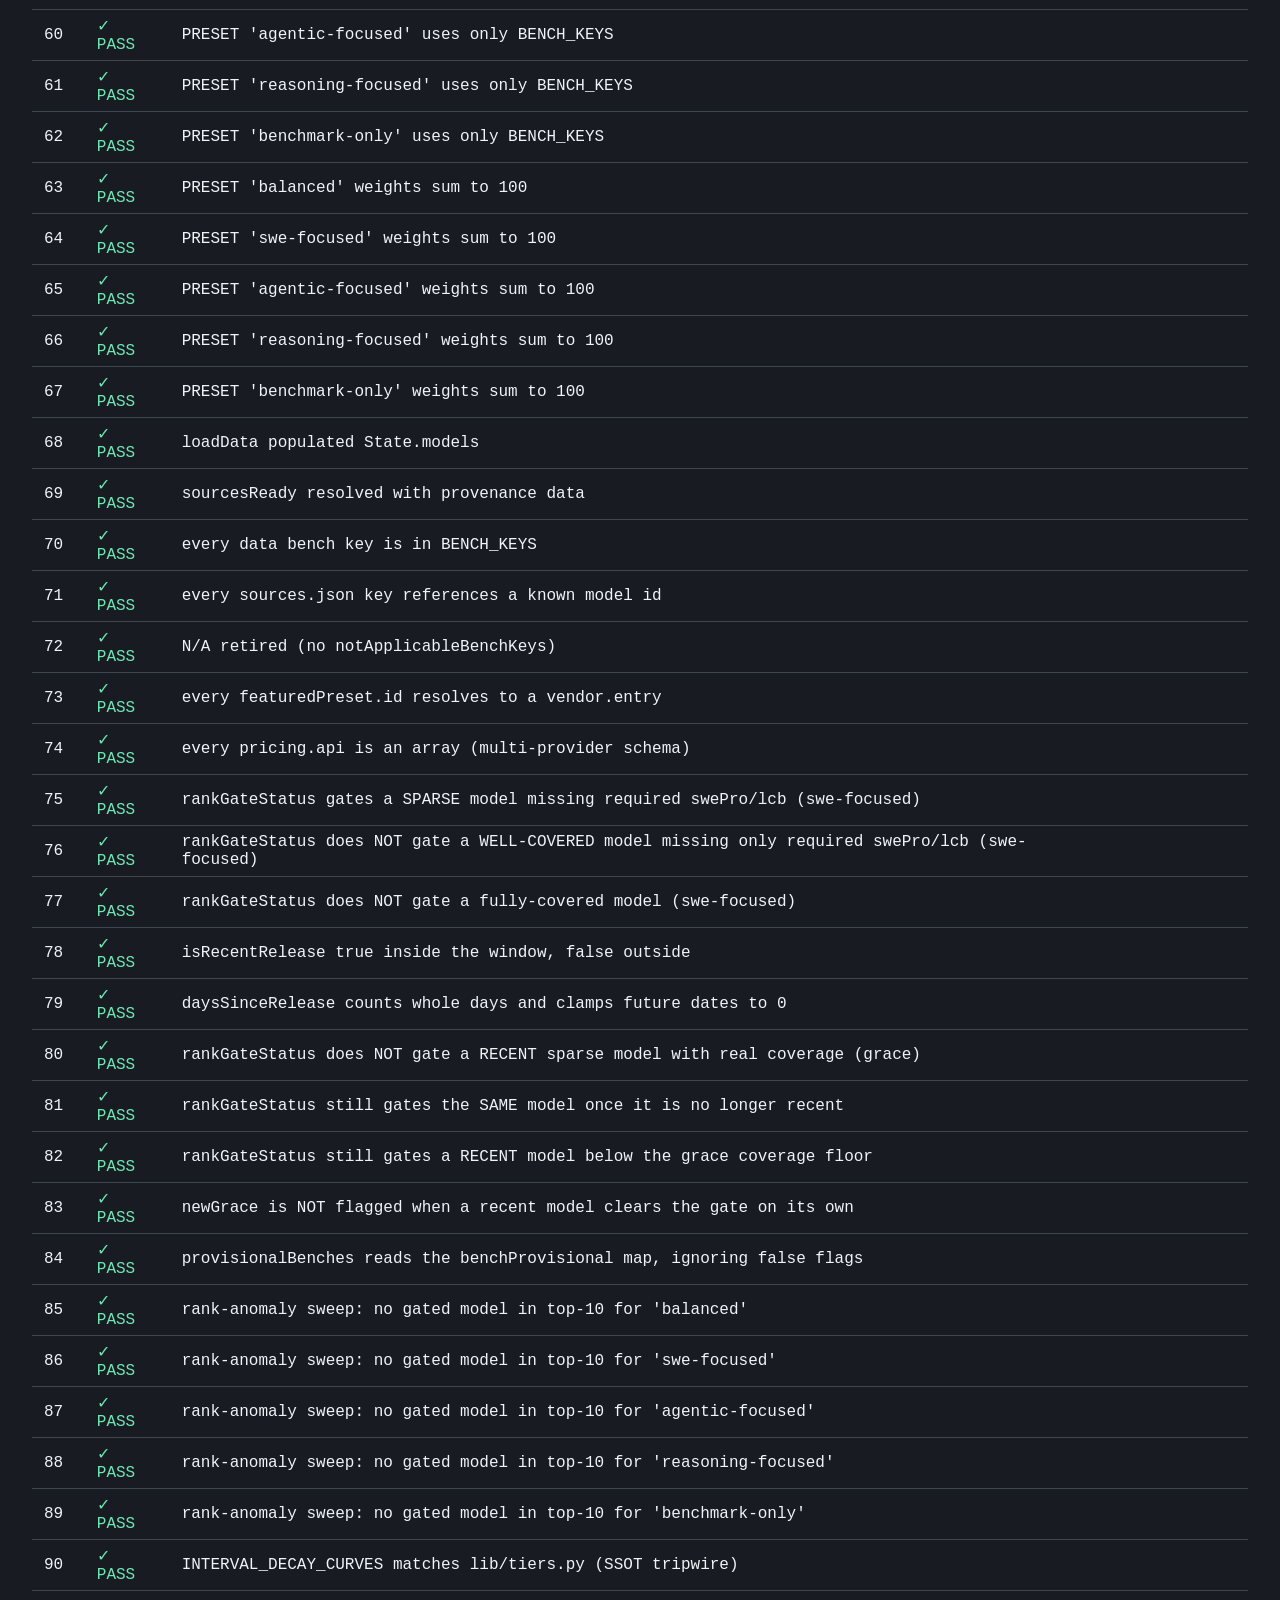
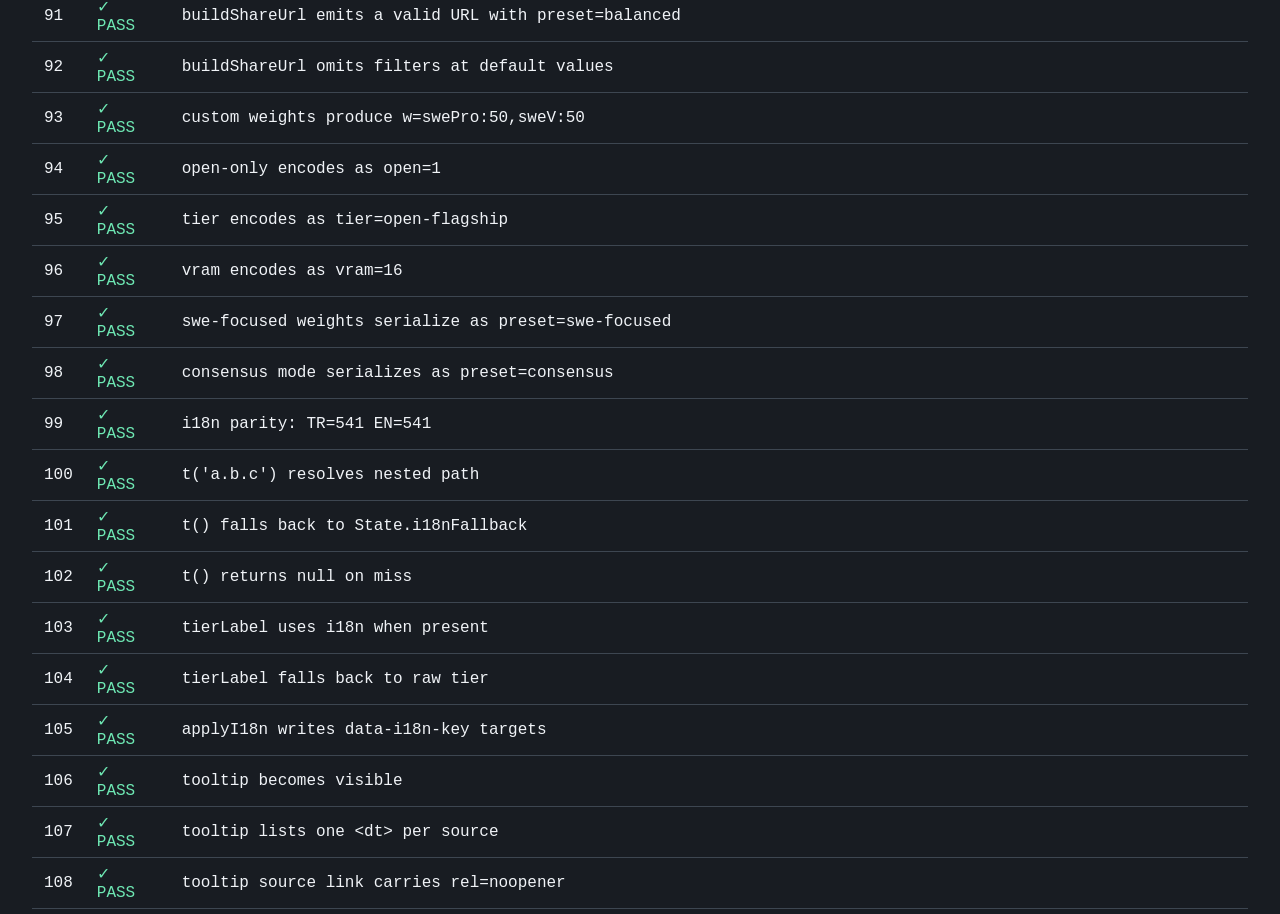
<file: assets/test/smoke.html>
<!DOCTYPE html>
<html lang="en">
<head>
  <meta charset="UTF-8">
  <meta name="viewport" content="width=device-width, initial-scale=1.0">
  <title>AICoderMap — Smoke Test</title>
  <style>
    body { font-family: ui-monospace, monospace; padding: 24px; background: #181c22; color: #f0f3f7; }
    h1 { color: #6ee7b3; margin: 0 0 16px; font-size: 1.4rem; }
    p.lede { color: #a8b3c2; max-width: 720px; }
    table { border-collapse: collapse; margin-top: 24px; min-width: 640px; }
    th, td { text-align: left; padding: 6px 12px; border-bottom: 1px solid #3d4651; }
    th { color: #a8b3c2; font-weight: 600; }
    .ok { color: #6ee7b3; }
    .fail { color: #f47b8b; }
    .pending { color: #a8b3c2; }
    pre.detail { color: #a8b3c2; margin: 0; white-space: pre-wrap; word-break: break-word; }
  </style>
</head>
<body>
  <h1>AICoderMap smoke test</h1>
  <p class="lede">Vanilla, zero-dependency assertions against the data layer + render functions. Open via a local HTTP server (e.g. <code>python -m http.server</code> from the project root, then visit <code>/assets/test/smoke.html</code>). The file URL scheme will fail because ES modules require HTTP.</p>
  <table>
    <thead><tr><th>#</th><th>Status</th><th>Test</th><th>Detail</th></tr></thead>
    <tbody id="results"></tbody>
  </table>
  <script>
    // Headless-runner support: trap module-load/runtime errors BEFORE the
    // module executes (a failed import otherwise dies silently with an empty
    // results table), and expose them in the DOM for --dump-dom consumers.
    window.addEventListener('error', (e) => {
      const tb = document.getElementById('results');
      if (!tb) return;
      const tr = document.createElement('tr');
      const td = document.createElement('td');
      td.colSpan = 4;
      td.className = 'fail';
      td.textContent = `UNCAUGHT: ${e.message} @ ${e.filename || '?'}:${e.lineno || '?'}`;
      tr.appendChild(td);
      tb.appendChild(tr);
      document.title = 'SMOKE ERROR';
    });
  </script>
  <script type="module">
    import {
      State, BENCH_KEYS, DEFAULT_WEIGHTS, PRESETS, STORAGE, getPresets,
      validateModels, validateWeights, isValidModel, detectMatchingPreset,
      isRecentRelease, daysSinceRelease, getRecencyPolicy,
    } from '../js/core.js';
    import {
      disputedCount, contradictionFor, loadData, INTERVAL_DECAY_CURVES, provisionalBenches,
    } from '../js/data.js';
    import {
      compositeScore, coverageOf, compositeUncertainty, rankBands, rankGateStatus,
    } from '../js/scoring.js';
    import { pricingView, fmtPriceRange, fmtContext, scoreClass, fmtScore } from '../js/format.js';
    import { gpuCompat, isLocalRunnable } from '../js/gpu.js';
    import { modelSourcesSummary, buildSourcesMarkdown } from '../js/sources.js';
    import { readUrlState, buildShareUrl, applyUrlState } from '../js/url-state.js';
    import { el, clear, showToast } from '../js/dom.js';
    import { startFreshnessWatch } from '../js/freshness.js';
    import { t, tierLabel, applyI18n } from '../js/i18n.js';
    import { showContradictionTooltip, hideTooltip } from '../js/overlay.js';
    import { buildModelCard, buildBenchCell } from '../js/render-card.js';
    import { renderAll } from '../js/render-table.js';
    import { renderPrivacyTable } from '../js/render-privacy.js';
    import {
      renderWeightsEditor, applyPreset, syncPresetSelect, updateWeightsTotal,
    } from '../js/render-controls.js';
    import { coverageClass, lastUpdatedNode } from '../js/render-shared.js';
    import { wireEvents } from '../js/events.js';

    const tbody = document.getElementById('results');
    let n = 0;

    function row(name, ok, detail) {
      n++;
      const tr = document.createElement('tr');
      const num = document.createElement('td'); num.textContent = String(n);
      const status = document.createElement('td');
      status.className = ok ? 'ok' : 'fail';
      status.textContent = ok ? '✓ PASS' : '✗ FAIL';
      const title = document.createElement('td'); title.textContent = name;
      const det = document.createElement('td');
      const pre = document.createElement('pre'); pre.className = 'detail';
      pre.textContent = String(detail ?? '');
      det.appendChild(pre);
      tr.append(num, status, title, det);
      tbody.appendChild(tr);
    }

    function assertEq(name, actual, expected) {
      const ok = JSON.stringify(actual) === JSON.stringify(expected);
      row(name, ok, ok ? '' : `expected ${JSON.stringify(expected)}, got ${JSON.stringify(actual)}`);
    }

    function assertTrue(name, cond, hint) {
      row(name, !!cond, cond ? '' : (hint || ''));
    }

    // 1. core: validateWeights happy path — contract expects the FULL
    // BENCH_KEYS shape (missing keys are invalid; url-state's parseWeights
    // zero-fills the same way before calling this).
    assertTrue('validateWeights accepts DEFAULT_WEIGHTS shape', validateWeights({
      ...Object.fromEntries(BENCH_KEYS.map(k => [k, 0])), ...DEFAULT_WEIGHTS,
    }) !== null);

    // 2. core: validateWeights rejects out-of-range
    assertEq('validateWeights rejects negative', validateWeights(
      Object.fromEntries(BENCH_KEYS.map(k => [k, -1])),
    ), null);

    // 3. core: validateWeights rejects missing keys
    assertEq('validateWeights rejects partial', validateWeights({ swePro: 50 }), null);

    // 4. core: isValidModel
    assertTrue('isValidModel accepts well-formed', isValidModel({
      id: 'x', name: 'X', tier: 'frontier', bench: { swePro: 50 },
    }));
    assertEq('isValidModel rejects empty', isValidModel({}), false);

    // 5. core: validateModels filters out garbage
    assertEq('validateModels filters', validateModels([
      { id: 'a', name: 'A', tier: 'frontier', bench: {} },
      null,
      { id: '', name: 'X', tier: 'frontier', bench: {} },
    ]).length, 1);

    // 6. data: compositeScore weighted average (full coverage → no penalty)
    const m = { id: 'x', name: 'X', tier: 'frontier', bench: { swePro: 80, sweV: 60 } };
    const w = Object.fromEntries(BENCH_KEYS.map(k => [k, 0]));
    w.swePro = 22; w.sweV = 10;
    const cs = compositeScore(m, w);
    assertTrue('compositeScore is weighted avg when coverage=100%', Math.abs(cs - ((22 * 80 + 10 * 60) / 32)) < 0.001);

    // 6b. coverageOf: full coverage = 1.0
    assertTrue('coverageOf=1 when all weighted bench keys have scores', Math.abs(coverageOf(m, w) - 1) < 0.001);

    // 6c. compositeScore: sqrt(coverage) penalty for partial coverage
    const mPartial = { id: 'p', name: 'P', tier: 'frontier', bench: { swePro: 80 } };
    const csP = compositeScore(mPartial, w);
    const expectedP = 80 * Math.sqrt(22 / 32); // raw=80, coverage=22/32
    assertTrue('compositeScore × sqrt(coverage) penalises partial coverage', Math.abs(csP - expectedP) < 0.01);

    // 6d. coverageOf: partial coverage
    assertTrue('coverageOf=22/32 with only swePro covered', Math.abs(coverageOf(mPartial, w) - (22 / 32)) < 0.001);

    // 6e. compositeScore: no overlap → null
    const mNone = { id: 'n', name: 'N', tier: 'frontier', bench: { hle: 50 } };
    assertEq('compositeScore null when no active key has score', compositeScore(mNone, w), null);

    // 6f. confidence haircut (FAZ 8.A.3c per-cell confidence weighting):
    // a contested cell contributes at reduced confidence, so the composite
    // lands below the dispute-free baseline. Relational assert — the exact
    // factor is schema-driven (verif depth × trust × contradiction penalty).
    const mCleanBase = { id: 'cl', name: 'CL', tier: 'frontier', bench: { swePro: 80, sweV: 60 } };
    const csClean = compositeScore(mCleanBase, w);
    const mSameTier = { id: 'sm', name: 'SM', tier: 'frontier', bench: { swePro: 80, sweV: 60 } };
    State.sources['sm.swePro'] = [
      { tier: 'I', trustScore: 0.9, source: 'a', value: 76 },
      { tier: 'I', trustScore: 0.9, source: 'b', value: 84 }, // intra-tier Δ=8 ≥ BLOCK
    ];
    const csSame = compositeScore(mSameTier, w);
    assertTrue('same-tier dispute applies confidence haircut', csSame < csClean - 0.01,
      `clean=${csClean} disputed=${csSame}`);
    assertEq('disputedCount sees the same-tier dispute', disputedCount(mSameTier, w), 1);

    // 6g. cross-tier dispute: since FAZ 8.A.3c the contradiction penalty in
    // cellConfidence applies on ANY-tier Δ (autoResolveWinner already settled
    // the value, but residual disagreement still widens uncertainty) — yet it
    // does NOT count toward the same-tier "disputed" badge.
    const mCross = { id: 'cx', name: 'CX', tier: 'frontier', bench: { swePro: 80, sweV: 60 } };
    State.sources['cx.swePro'] = [
      { tier: 'I', trustScore: 1.0, source: 'a', value: 80 },
      { tier: 'S', trustScore: 0.5, source: 'b', value: 86 }, // total Δ=6, cross-tier only
    ];
    const csCross = compositeScore(mCross, w);
    assertTrue('cross-tier dispute reduces confidence (any-tier penalty)', csCross < csClean - 0.01,
      `clean=${csClean} crossDisputed=${csCross}`);
    assertEq('disputedCount excludes cross-tier-only', disputedCount(mCross, w), 0);

    // 6h. compositeUncertainty: sparse coverage widens the uncertainty band
    const mFull = { id: 'uf', name: 'UF', tier: 'frontier', bench: { swePro: 70, sweV: 70 } };
    const mSparse = { id: 'us', name: 'US', tier: 'frontier', bench: { swePro: 70 } };
    const uFull = compositeUncertainty(mFull, w, [mFull], 'balanced');
    const uSparse = compositeUncertainty(mSparse, w, [mSparse], 'balanced');
    assertTrue('compositeUncertainty: sparse coverage widens the band', uSparse.sigma > uFull.sigma);
    assertTrue('compositeUncertainty: score parity with compositeScore basis', uFull.score != null);

    // 6i. compositeUncertainty excludes quarantined cells (matches composite path)
    const mQ = { id: 'uq', name: 'UQ', tier: 'frontier', bench: { swePro: 95, sweV: 60 }, benchQuarantine: { swePro: true } };
    const uQ = compositeUncertainty(mQ, w, [mQ], 'balanced');
    assertTrue('compositeUncertainty drops quarantined high cell (score reflects sweV only)', uQ.score < 70);

    // 6j. rankBands: clearly-separated models get distinct monotonic tiers
    const rb = rankBands([
      { id: 'hi', name: 'HI', tier: 'frontier', bench: { swePro: 90, sweV: 90 } },
      { id: 'lo', name: 'LO', tier: 'frontier', bench: { swePro: 20, sweV: 20 } },
    ], w, 'balanced');
    assertEq('rankBands: top model is ordinal rank 1', rb[0].rank, 1);
    assertEq('rankBands: second model is ordinal rank 2', rb[1].rank, 2);
    assertTrue('rankBands: clearly-separated models land in different clusters', rb[1].cluster > rb[0].cluster);

    // 6k. EB shrinkage (2026-06-06): a model dominating the benches it HAS ranks
    // above a fully-covered but weaker model (the √coverage penalty no longer
    // buries strong-but-incomplete profiles), while a 1-bench cherry-pick is
    // shrunk toward the global baseline + low-confidence-penalised so it cannot
    // outrank the genuinely-dominant model. Needs State.models for the prior.
    const ebW = { swePro: 22, sweV: 10, lcb: 10 };
    const ebPool = [
      { id: 'domA', tier: 'frontier', bench: { swePro: 92, sweV: 90 } },           // dominant, missing lcb
      { id: 'fullB', tier: 'frontier', bench: { swePro: 70, sweV: 70, lcb: 70 } }, // complete but weaker
      { id: 'cherry', tier: 'frontier', bench: { swePro: 95 } },                   // 1-bench cherry-pick
      { id: 'p1', tier: 'frontier', bench: { swePro: 55, sweV: 55, lcb: 55 } },
      { id: 'p2', tier: 'frontier', bench: { swePro: 60, sweV: 60, lcb: 60 } },
      { id: 'p3', tier: 'frontier', bench: { swePro: 50, sweV: 50, lcb: 50 } },
    ];
    const _savedModels = State.models;
    State.models = ebPool;
    const ebRb = rankBands(ebPool, ebW, 'balanced');
    State.models = _savedModels;
    const ebRank = Object.fromEntries(ebRb.map((r, i) => [r.id, i + 1]));
    assertTrue('6k EB: dominant-but-incomplete ranks above complete-but-weaker', ebRank['domA'] < ebRank['fullB']);
    assertTrue('6k EB: 1-bench cherry-pick does not outrank the dominant model', ebRank['cherry'] > ebRank['domA']);

    // 7. data: scoreClass thresholds
    assertEq('scoreClass(85) → high', scoreClass(85), 'score-high');
    assertEq('scoreClass(60) → mid', scoreClass(60), 'score-mid');
    assertEq('scoreClass(30) → low', scoreClass(30), 'score-low');
    assertEq('scoreClass(null) → na', scoreClass(null), 'score-na');

    // 8. data: fmtScore (note: 50.55 has a float-storage quirk where toFixed(1)
    // returns "50.5" because 50.55 ≈ 50.5499999... — use values that round
    // unambiguously to keep the test from depending on IEEE 754 edges)
    assertEq('fmtScore(72.36) → "72.4"', fmtScore(72.36), '72.4');
    assertEq('fmtScore(50.5) → "50.5"', fmtScore(50.5), '50.5');
    assertEq('fmtScore(null) → "—"', fmtScore(null), '—');

    // 9. data: fmtContext
    assertEq('fmtContext(2_000_000) → "2M"', fmtContext(2_000_000), '2M');
    assertEq('fmtContext(128_000) → "128K"', fmtContext(128_000), '128K');
    assertEq('fmtContext(900) → "900"', fmtContext(900), '900');

    // 10. data: pricingView canonical schema (array of provider entries)
    const pv = pricingView({ pricing: { api: [
      { provider: 'official', in: 1, out: 2, cacheHit: 0.5 },
      { provider: 'openrouter', in: 0.8, out: 2.4, cacheHit: null },
    ] } });
    assertEq('pricingView reads provider array', pv.providers.length, 2);
    assertTrue('pricingView range.in min/max', JSON.stringify(pv.range.in) === '[0.8,1]');

    // 11. data: contradictionFor needs ≥2 sources
    State.sources = { 'm.k': [{ value: 50 }] };
    assertEq('contradiction needs ≥2 sources', contradictionFor('m', 'k'), null);
    State.sources = { 'm.k': [{ value: 50, tier: 'I', source: 'a' }, { value: 56, tier: 'I', source: 'b' }] };
    const c = contradictionFor('m', 'k');
    assertTrue('contradiction Δ=6 → danger', c && c.severity === 'danger');

    // 12. data: isLocalRunnable
    assertTrue('Ollama-local tier is local', isLocalRunnable({ tier: 'ollama-local' }));
    assertTrue('vramRequirement makes local', isLocalRunnable({ tier: 'frontier', vramRequirement: 8 }));
    assertEq('frontier without vram is not local', isLocalRunnable({ tier: 'frontier' }), false);

    // 13. gpu: cloud/unknown/fits/too-large branches
    State.i18n = { ui: { compat: { cloud: 'cloud', fits: 'fits', offload: 'offload', tooLarge: 'too-large' } } };
    State.i18nFallback = State.i18n;
    assertEq('gpuCompat cloud-only model', gpuCompat({ tier: 'frontier' }, 24).kind, 'cloud');
    assertEq('gpuCompat unknown without vram', gpuCompat({ tier: 'frontier', vramRequirement: 16 }, null).kind, 'unknown');
    assertEq('gpuCompat fits when needed < vram-1', gpuCompat({ tier: 'open-flagship', vramRequirement: 8 }, 24).kind, 'fits');
    assertEq('gpuCompat too-large at 200GB on 8GB', gpuCompat({ tier: 'open-flagship', vramRequirement: 200 }, 8).kind, 'too-large');

    // 13b. sources: summary aggregates + dedupes by URL
    State.sources['ms.swePro'] = [
      { tier: 'I', trustScore: 1.0, source: 'leaderboard-x', url: 'https://x.example/lb', value: 80 },
      { tier: 'I', trustScore: 1.0, source: 'leaderboard-x', url: 'https://x.example/lb', value: 80 },
      { tier: 'S', trustScore: 0.6, source: 'vendor-y', url: 'https://y.example', value: 85 },
    ];
    State.sources['ms.sweV'] = [
      { tier: 'C', trustScore: 0.4, source: 'aggregator-z', url: 'https://z.example', value: 70 },
    ];
    const ms = { id: 'ms', name: 'MS', tier: 'frontier', bench: { swePro: 80, sweV: 70 } };
    const srcSummary = modelSourcesSummary(ms);
    assertEq('modelSourcesSummary unique count (dedupe by URL)', srcSummary.totalUnique, 3);
    assertEq('modelSourcesSummary datapoints count', srcSummary.totalDatapoints, 4);
    assertEq('modelSourcesSummary I-tier dedup', srcSummary.byTier.I.length, 1);
    assertEq('modelSourcesSummary I-tier x2 datapoints', srcSummary.byTier.I[0].count, 2);

    // 13c. sources: markdown export contains expected sections
    State.i18n = { benchmarks: { swePro: { name: 'SWE-bench Pro' }, sweV: { name: 'SWE-bench Verified' } } };
    State.i18nFallback = State.i18n;
    const md = buildSourcesMarkdown(ms);
    assertTrue('markdown includes model name', md.includes('MS'));
    assertTrue('markdown includes I-tier row', md.includes('**I-tier**'));
    assertTrue('markdown includes S-tier row', md.includes('**S-tier**'));
    assertTrue('markdown includes URL angle-brackets', md.includes('<https://y.example>'));
    assertTrue('markdown includes per-bench section', md.includes('### SWE-bench Pro'));

    // 13c. coverage formula matches preset semantics — exhaustive
    // (model.bench × preset.weights → covered/active rule)
    const fakeModel = { id: 'test', bench: {
      swePro: 60, sweV: 80, lcb: 90,     // present
      tb2: null, tbHard: null,            // absent
      gpqa: 50, sweMulti: 70, hle: 40,    // present (low-weight in default)
    } };
    // Default (balanced) — 2026-05-28 retuned DEFAULT_WEIGHTS, atomic-only:
    //   present: swePro:18 + sweV:5 + lcb:10 + gpqa:4 + sweMulti:5 + hle:10 = 52.
    //   active = 100 − vendor composites (aaIdx:3 + aaCoding:3 + aaAgentic:3) = 91.
    //   coverage = 52/91 ≈ 0.571 → 57.
    const covBalanced = coverageOf(fakeModel, DEFAULT_WEIGHTS);
    assertEq('coverage(balanced)=52/91→57%', Math.round(covBalanced * 100), 57);
    // benchmark-only preset (2026-05-28 weights, atomic-only):
    //   present: swePro:12 + sweV:6 + lcb:8 + gpqa:6 + sweMulti:4 + hle:9 = 45.
    //   active = 100 − vendor composites (aaIdx:4 + aaCoding:2 + aaAgentic:2) = 92.
    //   coverage = 45/92 ≈ 0.489 → 49.
    const covBO = coverageOf(fakeModel, PRESETS['benchmark-only']);
    assertEq('coverage(benchmark-only)=45/92→49%', Math.round(covBO * 100), 49);
    // All-zero weights → null
    const allZero = Object.fromEntries(BENCH_KEYS.map(k => [k, 0]));
    assertEq('coverage(all-zero)=null', coverageOf(fakeModel, allZero), null);
    // Coverage of fully-empty model → 0 in any preset (active>0, covered=0)
    const empty = { id: 't2', bench: {} };
    assertEq('coverage(empty model, default)=0', coverageOf(empty, DEFAULT_WEIGHTS), 0);
    // SSOT: every PRESETS key is in BENCH_KEYS
    const benchSet0 = new Set(BENCH_KEYS);
    for (const [pname, pweights] of Object.entries(PRESETS)) {
      const rogue = Object.keys(pweights).filter(k => !benchSet0.has(k));
      assertTrue(`PRESET '${pname}' uses only BENCH_KEYS`, rogue.length === 0,
        rogue.length ? rogue.join(',') : '');
    }
    // SSOT: every PRESET sums to 100 (presets must be normalised)
    for (const [pname, pweights] of Object.entries(PRESETS)) {
      const sum = Object.values(pweights).reduce((a, b) => a + b, 0);
      assertEq(`PRESET '${pname}' weights sum to 100`, sum, 100);
    }

    // 14. integration: live data load (requires HTTP)
    try {
      await loadData();
      // sources.json loads in the background since the 2026-06-10 lazy-load —
      // await it so provenance/confidence-dependent assertions see full data.
      await State.sourcesReady;
      assertTrue('loadData populated State.models', State.models.length > 0, `models=${State.models.length}`);
      assertTrue('sourcesReady resolved with provenance data', Object.keys(State.sources).length > 0, 'State.sources empty');

      // 14b. SSOT coherence — every bench cell key in live data must be in
      // BENCH_KEYS, every BENCH_KEY must have an i18n label, every model id
      // referenced in sources.json must exist in models.json.
      const benchSet = new Set(BENCH_KEYS);
      const dataKeys = new Set();
      for (const m of State.models) {
        for (const k of Object.keys(m.bench || {})) dataKeys.add(k);
      }
      const rogue = [...dataKeys].filter(k => !benchSet.has(k));
      assertTrue('every data bench key is in BENCH_KEYS', rogue.length === 0,
        rogue.length ? `rogue: ${rogue.join(',')}` : '');

      const ids = new Set(State.models.map(m => m.id));
      let unknownSrcModels = 0;
      for (const k of Object.keys(State.sources)) {
        const mid = k.split('.')[0];
        if (!ids.has(mid)) unknownSrcModels++;
      }
      assertTrue('every sources.json key references a known model id',
        unknownSrcModels === 0, `unknown=${unknownSrcModels}`);

      // 14c. N/A retired — no model carries notApplicableBenchKeys/notApplicable.
      // Every (model, bench) cell is FILLED or GAP; absent cells are gaps.
      const naModels = State.models.filter(m =>
        (Array.isArray(m.notApplicableBenchKeys) && m.notApplicableBenchKeys.length) ||
        (Array.isArray(m.notApplicable) && m.notApplicable.length));
      assertTrue('N/A retired (no notApplicableBenchKeys)', naModels.length === 0,
        naModels.length ? naModels.slice(0, 5).map(m => m.id).join(',') : '');

      // 14e. SSOT — featuredPresets ⊆ existing GPU entries.
      try {
        const gpu = await fetch('../../data/gpu-database.json').then(r => r.json());
        const featured = Array.isArray(gpu.featuredPresets) ? gpu.featuredPresets : [];
        const dangling = featured.filter(p => {
          if (!p || typeof p.id !== 'string') return true;
          const dot = p.id.indexOf('.');
          if (dot < 0) return true;
          const g = p.id.slice(0, dot);
          const m = p.id.slice(dot + 1);
          return !(gpu[g] && gpu[g][m]);
        });
        assertTrue('every featuredPreset.id resolves to a vendor.entry',
          dangling.length === 0,
          dangling.length ? dangling.map(p => p.id || '<empty>').join(',') : '');
      } catch (e) {
        row('featuredPresets check failed (HTTP server required)', false, e.message);
      }

      // 14d. SSOT — pricing.api is array of provider entries (post-2026-04 schema).
      let badPricing = [];
      for (const m of State.models) {
        const api = m.pricing && m.pricing.api;
        if (api == null) continue;
        if (!Array.isArray(api)) badPricing.push(m.id);
      }
      assertTrue('every pricing.api is an array (multi-provider schema)',
        badPricing.length === 0, badPricing.length ? badPricing.slice(0, 5).join(',') : '');

      // 14f. rankGateStatus (schema loaded → requiredBenches populated). A model
      // missing a required bench for the preset is gated ONLY when its overall
      // coverage is also thin (< missingRequiredCoverageFloor, default 0.5) — a
      // well-covered model missing just one required bench (e.g. a vendor that
      // genuinely never published that one metric) ranks normally instead
      // (2026-07-16, coverage-aware missing-required — see docs/METHODOLOGY.md §4).
      // Exercises the SSOT requiredBenches path that drives the demotion.
      const gSparseMissing = { id: '__t_gate_sparse', tier: 'frontier', bench: { tb2: 80, cfElo: 1500 } }; // swePro & lcb missing, thin overall
      assertTrue('rankGateStatus gates a SPARSE model missing required swePro/lcb (swe-focused)',
        rankGateStatus(gSparseMissing, 'swe-focused', 0.3).gated === true);
      const gCoveredMissing = { id: '__t_gate_covered', tier: 'frontier', bench: {
        tb2: 80, sweMulti: 70, sweV: 70, cfElo: 1500, mcpA: 70 } }; // swePro & lcb missing, but otherwise well-covered
      assertTrue('rankGateStatus does NOT gate a WELL-COVERED model missing only required swePro/lcb (swe-focused)',
        rankGateStatus(gCoveredMissing, 'swe-focused', 0.65).gated === false);
      const gFull = { id: '__t_full', tier: 'frontier', bench: {
        swePro: 70, tb2: 70, lcb: 70, sweMulti: 70, sweV: 70, cfElo: 1500, mcpA: 70 } };
      assertTrue('rankGateStatus does NOT gate a fully-covered model (swe-focused)',
        rankGateStatus(gFull, 'swe-focused', 0.95).gated === false);

      // 14f-2. New-release grace (2026-07-24). The gate's requiredBenches
      // (swePro, sweMulti, cfElo) come from independent leaderboards that run
      // WEEKS after a launch, so applying them to a days-old model measured the
      // calendar, not the model — every fresh flagship (claude-opus-5 at 39%
      // coverage on its launch day) was demoted into the Limited-Coverage band
      // exactly when its news value peaked. Inside the recency window a model
      // with real coverage ranks on its EB score, flagged newGrace.
      const isoDaysAgo = (n) => new Date(Date.now() - n * 86400000).toISOString().slice(0, 10);
      const recentIso = isoDaysAgo(3);
      const staleIso = isoDaysAgo(getRecencyPolicy().newWindowDays + 45);
      assertTrue('isRecentRelease true inside the window, false outside',
        isRecentRelease({ released: recentIso }) === true
        && isRecentRelease({ released: staleIso }) === false
        && isRecentRelease({ released: null }) === false);
      assertTrue('daysSinceRelease counts whole days and clamps future dates to 0',
        daysSinceRelease({ released: recentIso }) === 3
        && daysSinceRelease({ released: isoDaysAgo(-2) }) === 0
        && daysSinceRelease({ released: 'not-a-date' }) === null);
      const gNewSparse = { ...gSparseMissing, id: '__t_gate_new', released: recentIso };
      const newVerdict = rankGateStatus(gNewSparse, 'swe-focused', 0.3);
      assertTrue('rankGateStatus does NOT gate a RECENT sparse model with real coverage (grace)',
        newVerdict.gated === false && newVerdict.newGrace === true);
      assertTrue('rankGateStatus still gates the SAME model once it is no longer recent',
        rankGateStatus({ ...gNewSparse, released: staleIso }, 'swe-focused', 0.3).gated === true);
      assertTrue('rankGateStatus still gates a RECENT model below the grace coverage floor',
        rankGateStatus({ ...gNewSparse, id: '__t_gate_new_empty' }, 'swe-focused', 0.05).gated === true);
      assertTrue('newGrace is NOT flagged when a recent model clears the gate on its own',
        rankGateStatus({ ...gFull, released: recentIso }, 'swe-focused', 0.95).newGrace !== true);

      // 14f-3. Provisional (earned-trust vendor) cells — merge.py stamps
      // benchProvisional when the sole source is the vendor's own page and that
      // vendor's raw record on the bench is clean (lib/winner.py).
      assertTrue('provisionalBenches reads the benchProvisional map, ignoring false flags',
        [...provisionalBenches({ benchProvisional: { swePro: true, lcb: false } })].join(',') === 'swePro'
        && provisionalBenches({}).size === 0);

      // 14g. Rank-anomaly sweep (2026-06-07): for every atomic preset, no
      // rank-gated model (missing a required bench / below coverage floor) may
      // occupy the top 10 of the leaderboard. Regression guard for the EB
      // anomaly where a sparse-but-extreme model (MiMo v2 Pro in swe-focused)
      // floated to #2. Temporarily set _schema.composite.rankGate.enabled=false
      // to surface the full gated population (these asserts then list the leak).
      const TOPN = 10;
      for (const pname of Object.keys(PRESETS)) {
        const bands = rankBands(State.models, PRESETS[pname], pname);
        const leaked = bands.slice(0, TOPN).filter(r => r.gated).map(r => r.id);
        assertTrue(`rank-anomaly sweep: no gated model in top-${TOPN} for '${pname}'`,
          leaked.length === 0, leaked.length ? `leaked: ${leaked.join(',')}` : '');
      }

      // 14h. Cross-language SSOT tripwire (2026-06-10): the JS mirror of
      // INTERVAL_DECAY_CURVES must match scripts/lib/tiers.py. Textual check —
      // each (threshold, weight) pair must appear inside its curve's section
      // of the Python dict literal. Drift here = the documented mirror lied.
      const pyRes = await fetch('../../scripts/lib/tiers.py');
      if (pyRes.ok) {
        const pyText = await pyRes.text();
        const dictStart = pyText.indexOf('INTERVAL_DECAY_CURVES');
        const body = dictStart >= 0 ? pyText.slice(dictStart, dictStart + 1500) : '';
        const drift = [];
        for (const [curve, pairs] of Object.entries(INTERVAL_DECAY_CURVES)) {
          const ci = body.indexOf(`"${curve}"`);
          const section = ci >= 0 ? body.slice(ci, body.indexOf('],', ci) + 1) : '';
          for (const [days, w] of pairs) {
            const dayTok = days >= 1e9 ? '10\\*\\*9' : String(days);
            const pat = new RegExp(`\\(\\s*${dayTok}\\s*,\\s*${w.toFixed(2)}\\s*\\)`);
            if (!pat.test(section)) drift.push(`${curve}:(${days},${w})`);
          }
        }
        assertTrue('INTERVAL_DECAY_CURVES matches lib/tiers.py (SSOT tripwire)',
          drift.length === 0, drift.length ? `drifted pairs: ${drift.join(' ')}` : '');
      }
    } catch (e) {
      row('loadData failed (HTTP server required)', false, e.message);
    }

    // 16. url-state — buildShareUrl reflects live State, including custom weights.
    State.weights = { ...DEFAULT_WEIGHTS };
    State.lang = 'en';
    State.filters = { search: '', deployment: 'all', tier: 'all', provider: 'all', openOnly: false };
    State.sort = { col: 'composite', dir: 'desc' };
    State.vram = null;
    State.selectedGpu = 'auto';
    let url1;
    try { url1 = buildShareUrl(); } catch (_) { url1 = ''; }
    assertTrue('buildShareUrl emits a valid URL with preset=balanced', /preset=balanced/.test(url1), url1);
    assertTrue('buildShareUrl omits filters at default values', !/&deployment=/.test(url1) && !/&tier=/.test(url1), url1);

    // 16b. Custom weights serialize as compact key:value pairs.
    State.weights = Object.fromEntries(BENCH_KEYS.map(k => [k, 0]));
    State.weights.swePro = 50;
    State.weights.sweV = 50;
    const url2 = buildShareUrl();
    assertTrue('custom weights produce w=swePro:50,sweV:50', /w=swePro%3A50%2CsweV%3A50/.test(url2) || /w=swePro:50,sweV:50/.test(decodeURIComponent(url2)), url2);

    // 16c. Filter encoding — open-only + tier + vram round-trips.
    State.weights = { ...DEFAULT_WEIGHTS };
    State.filters.openOnly = true;
    State.filters.tier = 'open-flagship';
    State.vram = 16;
    const url3 = buildShareUrl();
    assertTrue('open-only encodes as open=1', /open=1/.test(url3), url3);
    assertTrue('tier encodes as tier=open-flagship', /tier=open-flagship/.test(url3), url3);
    assertTrue('vram encodes as vram=16', /vram=16/.test(url3), url3);

    // 16d. Named presets serialize by NAME (2026-06-10: presetOf walks the
    // full preset registry; previously only 'balanced' matched and everything
    // else leaked as preset=custom&w=…).
    State.weights = Object.fromEntries(BENCH_KEYS.map(k => [k, PRESETS['swe-focused'][k] || 0]));
    const url4 = buildShareUrl();
    assertTrue('swe-focused weights serialize as preset=swe-focused', /preset=swe-focused/.test(url4), url4);

    // 16e. Consensus round-trips via scoreFn (it has no atomic weights to match).
    State.weights = Object.fromEntries(BENCH_KEYS.map(k => [k, 0]));
    State.scoreFn = 'vendorConsensus';
    State.activePresetName = 'consensus';
    const url5 = buildShareUrl();
    assertTrue('consensus mode serializes as preset=consensus', /preset=consensus/.test(url5), url5);
    State.scoreFn = 'aicm';
    State.activePresetName = 'balanced';
    State.weights = { ...DEFAULT_WEIGHTS };

    // Cleanup so subsequent tests start from a known state.
    State.filters = { search: '', deployment: 'all', tier: 'all', provider: 'all', openOnly: false };
    State.vram = null;

    // 17. i18n TR/EN parity — every key in TR exists in EN and vice versa.
    try {
      const [tr, en] = await Promise.all([
        fetch('../../i18n/tr.json').then(r => r.json()),
        fetch('../../i18n/en.json').then(r => r.json()),
      ]);
      function flat(d, p = '') {
        const out = [];
        for (const k of Object.keys(d)) {
          const kk = p ? `${p}.${k}` : k;
          if (d[k] && typeof d[k] === 'object' && !Array.isArray(d[k])) out.push(...flat(d[k], kk));
          else out.push(kk);
        }
        return out;
      }
      const trKeys = new Set(flat(tr));
      const enKeys = new Set(flat(en));
      const trOnly = [...trKeys].filter(k => !enKeys.has(k));
      const enOnly = [...enKeys].filter(k => !trKeys.has(k));
      assertTrue(`i18n parity: TR=${trKeys.size} EN=${enKeys.size}`, trOnly.length === 0 && enOnly.length === 0,
        trOnly.length ? `TR-only: ${trOnly.slice(0, 5).join(',')}` :
        enOnly.length ? `EN-only: ${enOnly.slice(0, 5).join(',')}` : '');
    } catch (e) {
      row('i18n parity check failed (HTTP server required)', false, e.message);
    }

    // ── 18. UI module coverage (2026-06-10): i18n, overlay, render-card,
    // render-table (+ sort delegation), render-privacy, render-controls,
    // events. Runs against hidden DOM fixtures; restores State + localStorage
    // afterwards so the harness never pollutes real app preferences.
    const lsSnapshot = {};
    for (const k of Object.values(STORAGE)) lsSnapshot[k] = localStorage.getItem(k);
    const realModels = State.models;
    try {
      const fix = document.createElement('div');
      fix.id = 'ui-fixtures';
      fix.style.display = 'none';
      document.body.appendChild(fix);
      const mk = (tag, id, parent) => {
        const n = document.createElement(tag);
        if (id) n.id = id;
        (parent || fix).appendChild(n);
        return n;
      };

      // 18a. i18n: nested path, fallback walk, miss → null, tierLabel.
      State.lang = 'en';
      State.i18n = { a: { b: { c: 'deep-value' } }, ui: { tier: { frontier: 'Öncü' } } };
      State.i18nFallback = { only: { fb: 'fallback-value' } };
      assertEq("t('a.b.c') resolves nested path", t('a.b.c'), 'deep-value');
      assertEq("t() falls back to State.i18nFallback", t('only.fb'), 'fallback-value');
      assertEq("t() returns null on miss", t('no.such.key'), null);
      assertEq("tierLabel uses i18n when present", tierLabel('frontier'), 'Öncü');
      assertEq("tierLabel falls back to raw tier", tierLabel('mystery-tier'), 'mystery-tier');
      const i18nSpan = mk('span');
      i18nSpan.setAttribute('data-i18n-key', 'a.b.c');
      applyI18n(fix);
      assertEq('applyI18n writes data-i18n-key targets', i18nSpan.textContent, 'deep-value');

      // 18b. overlay: contradiction tooltip renders sources + hides again.
      const tooltip = mk('div', 'tooltip', document.body);
      tooltip.hidden = true;
      const anchor = mk('button');
      showContradictionTooltip(anchor, { delta: 6.0, sources: [
        { value: 80, tier: 'I', source: 'leaderboard-a', url: 'https://a.example/lb', date: '2026-06-01' },
        { value: 86, tier: 'S', source: 'vendor-b', date: '2026-06-02' },
      ] });
      assertEq('tooltip becomes visible', tooltip.hidden, false);
      assertEq('tooltip lists one <dt> per source', tooltip.querySelectorAll('dt').length, 2);
      assertTrue('tooltip source link carries rel=noopener',
        !!tooltip.querySelector('a[rel="noopener noreferrer"]'));
      hideTooltip();
      assertEq('hideTooltip hides the tooltip', tooltip.hidden, true);

      // 18c. render-card: structure, rank, bench grid, badges, gating.
      State.scoreFn = 'aicm';
      State.activePresetName = 'balanced';
      State.weights = { ...Object.fromEntries(BENCH_KEYS.map(k => [k, 0])), swePro: 50, sweV: 50 };
      const cardModel = {
        id: 'smoke-card', name: 'Smoke Card 9000', provider: 'Acme AI',
        released: '2026-05-01', license: 'MIT', tier: 'frontier', open: true,
        context: 200000, bench: { swePro: 71.5, sweV: 68.2 },
        pricing: { api: [{ provider: 'Acme', in: 2.5, out: 12.99 }] },
        privacy: { trainingDataOptOut: 'available', dataResidency: ['EU', 'US'], soc2: true, gdpr: false, apiLogging: 'default_on' },
      };
      const tableModel = {
        id: 'smoke-card-2', name: 'Smoke Card Mini', provider: 'Beta Labs',
        released: '2026-04-15', license: 'Apache 2.0', tier: 'open-flagship', open: true,
        context: 128000, bench: { swePro: 50.4, sweV: 41.0 },
        pricing: { api: [{ provider: 'Beta', in: 0.4, out: 1.6 }] },
      };
      State.models = [cardModel, tableModel];
      const card = buildModelCard(cardModel, 7, { gated: false });
      assertEq('buildModelCard returns an <article>', card.tagName, 'ARTICLE');
      assertEq('card id carries the model id', card.id, 'card-smoke-card');
      assertEq('card rank renders as #7', card.querySelector('.model-rank').textContent, '#7');
      assertEq('card bench grid renders every BENCH_KEY cell',
        card.querySelectorAll('.bench-cell').length, BENCH_KEYS.length);
      assertTrue('open-weights badge present', !!card.querySelector('.open-badge'));
      assertTrue('gated card carries is-rank-gated class',
        buildModelCard(cardModel, 8, { gated: true }).classList.contains('is-rank-gated'));
      const exclCell = buildBenchCell(cardModel, 'hle');
      assertTrue('zero-weight bench cell dims out (.excluded)', exclCell.classList.contains('excluded'));

      // 18d. render-table: rows, counts, delegated sort.
      const cmpTable = mk('table', 'comparison-table');
      const cmpHead = document.createElement('thead');
      cmpHead.appendChild(document.createElement('tr'));
      cmpTable.appendChild(cmpHead);
      cmpTable.appendChild(document.createElement('tbody'));
      mk('span', 'table-count');
      mk('div', 'models-list');
      mk('span', 'models-count');
      State.filters = { search: '', deployment: 'all', tier: 'all', provider: 'all', openOnly: false };
      State.sort = { col: 'composite', dir: 'desc' };
      State.vram = null;
      State.selectedGpu = 'auto';
      renderAll();
      assertEq('table renders one row per model',
        cmpTable.querySelectorAll('tbody tr[data-model-id]').length, 2);
      assertEq('table-count shows filtered/total',
        document.getElementById('table-count').textContent, '2 / 2');
      assertEq('models-list renders one card per model',
        document.querySelectorAll('#models-list article.model-card').length, 2);
      const nameTh = cmpTable.querySelector('th[data-col="name"]');
      nameTh.click();   // delegated listener on the persistent header row
      assertEq('delegated header click switches sort column', State.sort.col, 'name');
      assertTrue('re-rendered header marks the sorted column',
        cmpTable.querySelector('th[data-col="name"]').classList.contains('sorted'));
      State.sort = { col: 'composite', dir: 'desc' };

      // 18e. render-controls: weights editor, preset application + sync.
      mk('div', 'weights-grid');
      const presetSel = mk('select', 'weights-preset');
      for (const v of ['custom', 'consensus', 'balanced', 'swe-focused', 'agentic-focused', 'reasoning-focused', 'benchmark-only']) {
        const o = document.createElement('option');
        o.value = v;
        presetSel.appendChild(o);
      }
      mk('output', 'weights-total');
      renderWeightsEditor();
      assertEq('weights editor renders one row per BENCH_KEY',
        document.querySelectorAll('#weights-grid .weight-row').length, BENCH_KEYS.length);
      applyPreset('swe-focused');
      assertEq('applyPreset(swe-focused) installs matching weights',
        detectMatchingPreset(State.weights), 'swe-focused');

      // 18e². render-shared: coverage thresholds (75/40 SSOT) + last-updated node.
      assertEq('coverageClass ≥75 is full', coverageClass(75), 'full');
      assertEq('coverageClass 40..74 is partial', coverageClass(74), 'partial');
      assertEq('coverageClass <40 is low', coverageClass(39), 'low');
      assertEq('lastUpdatedNode empty iso renders em-dash',
        lastUpdatedNode(null).textContent, '—');
      assertEq('lastUpdatedNode renders a bold date part',
        lastUpdatedNode('2026-06-30').querySelector('.last-updated-date') != null, true);
      assertEq('applyPreset persists the preset NAME',
        JSON.parse(localStorage.getItem(STORAGE.preset)), 'swe-focused');
      syncPresetSelect();
      assertEq('syncPresetSelect mirrors the active preset', presetSel.value, 'swe-focused');
      updateWeightsTotal();
      assertEq('weights total sums to 100', document.getElementById('weights-total').textContent, '100');
      if (getPresets()['consensus']) {
        applyPreset('consensus');
        assertEq('consensus preset switches scoreFn', State.scoreFn, 'vendorConsensus');
        syncPresetSelect();
        assertEq('syncPresetSelect handles consensus (no atomic weights)', presetSel.value, 'consensus');
        applyPreset('swe-focused');
        assertEq('leaving consensus restores aicm scoring', State.scoreFn, 'aicm');
      } else {
        row('consensus preset checks skipped (schema not loaded — file:// or fetch fail)', true, '');
      }

      // 18f. render-privacy: badges + residency join.
      const privTable = mk('table', 'privacy-table');
      const privHead = document.createElement('thead');
      privHead.appendChild(document.createElement('tr'));
      privTable.appendChild(privHead);
      privTable.appendChild(document.createElement('tbody'));
      renderPrivacyTable();
      assertEq('privacy table renders one row per active model',
        privTable.querySelectorAll('tbody tr').length, 2);
      assertTrue('trainingOptOut=available renders a priv-yes badge',
        !!privTable.querySelector('tr[data-model-id="smoke-card"] .priv-badge.priv-yes'));
      assertTrue('dataResidency joins codes with comma',
        privTable.querySelector('tr[data-model-id="smoke-card"]').textContent.includes('EU, US'));

      // 18g. events: wiring is live (reset + search input mutate State).
      mk('button', 'weights-reset');
      mk('button', 'filters-reset');
      const searchIn = mk('input', 'filter-search');
      const depSel = mk('select', 'filter-deployment');
      for (const v of ['all', 'cloud', 'local']) {
        const o = document.createElement('option');
        o.value = v;
        depSel.appendChild(o);
      }
      mk('select', 'filter-tier').appendChild(new Option('all', 'all'));
      mk('select', 'filter-provider').appendChild(new Option('all', 'all'));
      const openChk = mk('input', 'filter-open-only');
      openChk.type = 'checkbox';
      const gpuSel = mk('select', 'filter-gpu-select');
      gpuSel.appendChild(new Option('auto', 'auto'));
      mk('input', 'filter-vram-override');
      mk('small', 'gpu-status');
      wireEvents();
      State.filters.search = 'stale';
      State.filters.tier = 'frontier';
      document.getElementById('filters-reset').click();
      assertEq('filters-reset clears tier filter', State.filters.tier, 'all');
      assertEq('filters-reset clears search filter', State.filters.search, '');
      searchIn.value = 'qwen';
      searchIn.dispatchEvent(new Event('input', { bubbles: true }));
      assertEq('search input syncs State.filters.search', State.filters.search, 'qwen');
    } catch (e) {
      row('UI module coverage block threw', false, `${e.message}\n${(e.stack || '').split('\n')[1] || ''}`);
    } finally {
      State.models = realModels;
      for (const [k, v] of Object.entries(lsSnapshot)) {
        if (v == null) localStorage.removeItem(k);
        else localStorage.setItem(k, v);
      }
    }

    // ── 19. url-state round-trip: applyUrlState mutates State correctly.
    // readUrlState() reads window.location.search; when smoke.html is loaded
    // without query params it returns {}, so we assert that contract first.
    // The deeper round-trip test drives applyUrlState directly with a
    // hand-crafted urlState object and verifies each field lands in State.
    {
      const savedLang   = State.lang;
      const savedFilters = { ...State.filters };
      const savedVram   = State.vram;
      const savedGpu    = State.selectedGpu;
      const savedSort   = { ...State.sort };
      const savedWeights = { ...State.weights };

      // 19a. readUrlState returns an object (never throws, even without params).
      let parsed;
      try { parsed = readUrlState(); } catch (e) { parsed = null; }
      assertTrue('readUrlState() returns an object', parsed !== null && typeof parsed === 'object',
        parsed == null ? 'threw or returned null' : '');

      // 19b. applyUrlState round-trip: build a synthetic urlState, apply it,
      // then verify each field landed in State.
      const synth = {
        lang: 'tr',
        tier: 'open-flagship',
        deployment: 'cloud',
        provider: 'Acme AI',
        search: 'round-trip-test',
        openOnly: true,
        vram: 32,
        gpu: 'nvidia.rtx4090',
        sort: { col: 'name', dir: 'asc' },
      };
      applyUrlState(synth);
      assertEq('applyUrlState sets State.lang', State.lang, 'tr');
      assertEq('applyUrlState sets State.filters.tier', State.filters.tier, 'open-flagship');
      assertEq('applyUrlState sets State.filters.deployment', State.filters.deployment, 'cloud');
      assertEq('applyUrlState sets State.filters.provider', State.filters.provider, 'Acme AI');
      assertEq('applyUrlState sets State.filters.search', State.filters.search, 'round-trip-test');
      assertEq('applyUrlState sets State.filters.openOnly', State.filters.openOnly, true);
      assertEq('applyUrlState sets State.vram', State.vram, 32);
      assertEq('applyUrlState sets State.selectedGpu', State.selectedGpu, 'nvidia.rtx4090');
      assertEq('applyUrlState sets State.sort.col', State.sort.col, 'name');
      assertEq('applyUrlState sets State.sort.dir', State.sort.dir, 'asc');

      // 19c. applyUrlState ignores null/non-object input (must not throw).
      try {
        applyUrlState(null);
        applyUrlState('bad');
        applyUrlState(42);
        assertTrue('applyUrlState is safe on null/non-object input', true);
      } catch (e) {
        assertTrue('applyUrlState is safe on null/non-object input', false, e.message);
      }

      // Restore State so subsequent tests are unaffected.
      State.lang       = savedLang;
      State.filters    = savedFilters;
      State.vram       = savedVram;
      State.selectedGpu = savedGpu;
      State.sort       = savedSort;
      State.weights    = savedWeights;
    }

    // ── 20. dom.js helpers: el() and clear().
    {
      // 20a. el() builds the correct element type.
      const span = el('span');
      assertEq('el("span") creates a SPAN element', span.tagName, 'SPAN');

      // 20b. el() sets className via the "class" attr key.
      const div = el('div', { class: 'my-class' });
      assertEq('el() sets className via "class"', div.className, 'my-class');

      // 20c. el() sets arbitrary attributes.
      const btn = el('button', { type: 'button', 'aria-label': 'test-btn' });
      assertEq('el() sets type attribute', btn.getAttribute('type'), 'button');
      assertEq('el() sets aria-label attribute', btn.getAttribute('aria-label'), 'test-btn');

      // 20d. el() skips null/false attribute values.
      const p = el('p', { id: null, 'data-x': false, title: 'keep' });
      assertEq('el() keeps truthy attr', p.getAttribute('title'), 'keep');
      assertEq('el() skips null attr', p.hasAttribute('id'), false);

      // 20e. el() appends string children as text nodes.
      const h = el('h2', {}, 'hello world');
      assertEq('el() appends string child as textContent', h.textContent, 'hello world');

      // 20f. el() appends element children.
      const child = el('em', {}, 'inner');
      const wrapper = el('p', {}, child);
      assertEq('el() appends element child', wrapper.firstChild.tagName, 'EM');

      // 20g. clear() removes all children from a node.
      const host = el('div', {}, el('span'), el('span'), el('span'));
      assertEq('clear() precondition: 3 children', host.childNodes.length, 3);
      clear(host);
      assertEq('clear() removes all children', host.childNodes.length, 0);

      // 20h. clear() is a no-op on an already-empty node.
      try {
        clear(host);
        assertTrue('clear() is safe on already-empty node', true);
      } catch (e) {
        assertTrue('clear() is safe on already-empty node', false, e.message);
      }

      // 20i. showToast() creates the #toast-host and renders the message.
      // Remove any prior toast-host so we test the creation branch.
      const priorHost = document.getElementById('toast-host');
      if (priorHost) priorHost.remove();
      showToast('smoke-toast-test', 'info', 99999);
      const toastHost = document.getElementById('toast-host');
      assertTrue('showToast creates #toast-host', !!toastHost);
      const toastEl = toastHost && toastHost.querySelector('.toast');
      assertTrue('showToast appends a .toast element', !!toastEl);
      assertEq('showToast sets textContent to the message', toastEl && toastEl.textContent, 'smoke-toast-test');
      assertTrue('showToast applies the kind class (toast-info)', !!toastEl && toastEl.classList.contains('toast-info'));
      // Cleanup: remove the injected toast-host.
      if (toastHost) toastHost.remove();
    }

    // ── 21. freshness.js unit-testability note.
    // freshness.js exports only `startFreshnessWatch`, which schedules network
    // probes (HEAD data/models.json + GitHub Commits API) via setTimeout and
    // setInterval. The internal helpers (applyTemplate, showStaleBanner, probe,
    // fetchLiveModelsEtag, fetchLatestCommitSha) are all module-private.
    // No pure function with deterministic input/output is exported, so there
    // is nothing to unit-test here without either:
    //   (a) making private helpers exportable (out of scope), or
    //   (b) a network mock layer (no deps allowed in this harness).
    // Covered indirectly by the 14h SSOT tripwire (live ETag + tiers.py mirror)
    // and the DOM banner check in the browser integration run.
    assertTrue('freshness.js: startFreshnessWatch is a function (export check)', typeof startFreshnessWatch === 'function');

    // Summary header + machine-readable completion marker (headless runners
    // poll document.title; "SMOKE DONE" only appears after every assertion ran).
    const passes = tbody.querySelectorAll('.ok').length;
    const fails = tbody.querySelectorAll('.fail').length;
    const summary = document.createElement('p');
    summary.style.marginTop = '24px';
    summary.style.fontWeight = '700';
    summary.textContent = `${passes} pass · ${fails} fail`;
    summary.style.color = fails === 0 ? '#6ee7b3' : '#f47b8b';
    document.body.appendChild(summary);
    document.title = `SMOKE DONE pass=${passes} fail=${fails}`;
  </script>
</body>
</html>
</file>
<file: assets/css/base.css>
/* AICoderMap base — variables, themes, reset, form controls, toggles. */

:root,
html[data-theme="dark"] {
  /* DARK palette — softer black + brighter text for low fatigue */
  --bg: #181c22;
  --surface: #242a32;
  --surface-2: #2e353e;
  --surface-hover: #383f49;
  --border: #3d4651;
  --border-strong: #56616e;
  --track: #4a5462;
  --text: #f0f3f7;
  --muted: #a8b3c2;
  --accent: #6ee7b3;
  --accent-strong: #58d59d;
  --accent-2: #5dd4f0;
  --warn: #fbbf6b;
  /* Serious tier (between warn and danger) — status ladder validated
     2026-07-15 with dataviz validate_palette.js against #242a32. */
  --warn-2: #f0863c;
  --danger: #f98da6;
  --ok: #6ee7b3;
  --on-accent: #0a0e12;
  --shadow: 0 4px 20px rgba(0, 0, 0, 0.55);
  --shadow-soft: 0 1px 3px rgba(0, 0, 0, 0.40);
  --accent-tint: rgba(110, 231, 179, 0.10);
  --accent-soft: rgba(110, 231, 179, 0.50);
  --accent-2-soft: rgba(93, 212, 240, 0.50);
  --warn-soft: rgba(251, 191, 107, 0.55);
  --warn-2-soft: rgba(240, 134, 60, 0.55);
  --danger-soft: rgba(249, 141, 166, 0.60);
  --bg-glass: rgba(24, 28, 34, 0.92);
  --border-dim: rgba(61, 70, 81, 0.45);
  --muted-dim: rgba(168, 179, 194, 0.60);
  --ok-tint: rgba(110, 231, 179, 0.18);
  --danger-tint: rgba(249, 141, 166, 0.18);
  --warn-tint: rgba(251, 191, 107, 0.18);
  --warn-2-tint: rgba(240, 134, 60, 0.18);
  /* Limited-coverage band (rank-gated rows/cards): a warm desaturated tone,
     clearly distinct from --surface/--bg yet readable in dark theme. */
  --surface-limited: #3a3328;
  --bg-limited: #2c2820;
  --border-limited: #6b5a36;
}
html[data-theme="light"] {
  /* LIGHT palette */
  --bg: #f7f9fc;
  --surface: #ffffff;
  --surface-2: #eef1f6;
  --surface-hover: #e6ebf2;
  --border: #d8dee5;
  --border-strong: #a8b1bc;
  --track: #d2d9e2;
  --text: #1a1f26;
  --muted: #5a6573;
  --accent: #0b6e3b;
  --accent-strong: #0a6437;
  --accent-2: #1a63bd;
  --warn: #7d5700;
  --warn-2: #b03e07;
  --danger: #b3123a;
  --ok: #0b6e3b;
  --on-accent: #ffffff;
  --shadow: 0 4px 20px rgba(15, 25, 40, 0.10);
  --shadow-soft: 0 1px 3px rgba(15, 25, 40, 0.08);
  --accent-tint: rgba(11, 110, 59, 0.10);
  --accent-soft: rgba(11, 110, 59, 0.45);
  --accent-2-soft: rgba(26, 99, 189, 0.45);
  --warn-soft: rgba(125, 87, 0, 0.45);
  --warn-2-soft: rgba(176, 62, 7, 0.45);
  --danger-soft: rgba(179, 18, 58, 0.45);
  --bg-glass: rgba(247, 249, 252, 0.90);
  --border-dim: rgba(216, 222, 229, 0.55);
  --muted-dim: rgba(90, 101, 115, 0.60);
  --ok-tint: rgba(11, 110, 59, 0.14);
  --danger-tint: rgba(179, 18, 58, 0.12);
  --warn-tint: rgba(125, 87, 0, 0.14);
  --warn-2-tint: rgba(176, 62, 7, 0.14);
  /* Limited-coverage band (rank-gated rows/cards) — warm parchment tint. */
  --surface-limited: #fbf2dd;
  --bg-limited: #f5e9cc;
  --border-limited: #d8b873;
}
:root {
  --radius: 10px;
  --radius-sm: 6px;
  --space-1: 4px;
  --space-2: 8px;
  --space-3: 12px;
  --space-4: 16px;
  --space-5: 24px;
  --space-6: 32px;
  --font-mono: ui-monospace, SFMono-Regular, "SF Mono", Menlo, Consolas, monospace;
  --font-body: -apple-system, BlinkMacSystemFont, "Segoe UI", Roboto, "Helvetica Neue", Arial, sans-serif;
}

* { box-sizing: border-box; }

/* Skip-to-content link — accessible keyboard escape from the header.
   Visually hidden until focused; required for Lighthouse a11y "bypass blocks". */
.skip-link {
  position: absolute;
  top: -100px;
  left: 8px;
  z-index: 9999;
  background: var(--accent);
  color: var(--on-accent);
  padding: 8px 14px;
  border-radius: var(--radius-sm);
  font-weight: 600;
  text-decoration: none;
  transition: top 0.15s ease-out;
}
.skip-link:focus,
.skip-link:focus-visible {
  top: 8px;
  outline: 2px solid var(--accent-2);
  outline-offset: 2px;
}

/* JavaScript-disabled fallback note (index.html <noscript>). */
.noscript-note {
  margin: 0;
  padding: 12px 16px;
  background: var(--surface);
  color: var(--text);
  border-bottom: 1px solid var(--border);
  text-align: center;
}

:focus-visible {
  outline: 2px solid var(--accent-2);
  outline-offset: 2px;
}

html, body {
  margin: 0;
  padding: 0;
  background: var(--bg);
  color: var(--text);
  font-family: var(--font-body);
  font-size: 16px;
  line-height: 1.5;
  -webkit-text-size-adjust: 100%;
  scroll-behavior: smooth;
}

body {
  min-height: 100vh;
  display: flex;
  flex-direction: column;
}

a {
  color: var(--accent-2);
  text-decoration: none;
}
a:hover, a:focus-visible { text-decoration: underline; }

button {
  font-family: inherit;
  cursor: pointer;
}

input, select, button {
  font-size: 14px;
}

input[type="number"], input[type="search"], select {
  background: var(--surface-2);
  color: var(--text);
  border: 1px solid var(--border);
  border-radius: var(--radius-sm);
  padding: 6px 8px;
  min-width: 0;
}

/* Hide native number spinner buttons (keyboard ↑↓ still works) */
input[type="number"]::-webkit-inner-spin-button,
input[type="number"]::-webkit-outer-spin-button {
  -webkit-appearance: none;
  margin: 0;
}
input[type="number"] {
  -moz-appearance: textfield;
  appearance: textfield;
}

/* Range slider — accent fill on contrast track, themable */
input[type="range"] {
  -webkit-appearance: none;
  appearance: none;
  width: 100%;
  height: 6px;
  background: linear-gradient(
    to right,
    var(--accent) 0%,
    var(--accent) calc(var(--val, 0) * 1%),
    var(--track) calc(var(--val, 0) * 1%),
    var(--track) 100%
  );
  border: 1px solid var(--border);
  border-radius: 999px;
  outline: none;
  padding: 0;
  margin: 0;
  cursor: pointer;
}
input[type="range"]::-webkit-slider-runnable-track {
  height: 6px;
  background: transparent;
  border-radius: 999px;
}
input[type="range"]::-moz-range-track {
  height: 6px;
  background: transparent;
  border-radius: 999px;
}
input[type="range"]::-webkit-slider-thumb {
  -webkit-appearance: none;
  appearance: none;
  width: 16px;
  height: 16px;
  border-radius: 50%;
  background: var(--accent);
  border: 2px solid var(--bg);
  cursor: pointer;
  margin-top: -6px;
  box-shadow: 0 0 0 1px var(--border-strong), var(--shadow-soft);
  transition: transform 100ms;
}
input[type="range"]::-webkit-slider-thumb:hover { transform: scale(1.1); }
input[type="range"]::-moz-range-thumb {
  width: 16px;
  height: 16px;
  border-radius: 50%;
  background: var(--accent);
  border: 2px solid var(--bg);
  cursor: pointer;
  box-shadow: 0 0 0 1px var(--border-strong), var(--shadow-soft);
}
input[type="range"]:focus-visible {
  outline: 2px solid var(--accent);
  outline-offset: 4px;
}

input[type="number"]:focus-visible,
select:focus-visible,
button:focus-visible,
a:focus-visible {
  outline: 2px solid var(--accent);
  outline-offset: 2px;
}

input[type="checkbox"] {
  accent-color: var(--accent);
  width: 16px;
  height: 16px;
}

/* Lang toggle (segmented control) */
.lang-toggle {
  display: inline-flex;
  align-items: stretch;
  border: 1px solid var(--border);
  border-radius: var(--radius-sm);
  overflow: hidden;
  background: var(--surface-2);
}
.lang-toggle button {
  padding: 6px 14px;
  border: 0;
  background: transparent;
  color: var(--muted);
  font-family: var(--font-mono);
  font-size: 0.8rem;
  font-weight: 600;
  letter-spacing: 0.06em;
  transition: background 120ms, color 120ms;
}
.lang-toggle button + button { border-left: 1px solid var(--border); }
.lang-toggle button:hover { color: var(--text); }
.lang-toggle button.active {
  background: var(--accent);
  color: var(--on-accent);
}
.lang-toggle button.active:hover { color: var(--on-accent); }
.lang-toggle button:focus-visible {
  outline: 2px solid var(--accent);
  outline-offset: 2px;
  position: relative;
  z-index: 1;
}

/* Theme toggle (segmented, mirrors lang-toggle) */
.theme-toggle {
  display: inline-flex;
  align-items: stretch;
  border: 1px solid var(--border);
  border-radius: var(--radius-sm);
  overflow: hidden;
  background: var(--surface-2);
}
.theme-toggle button {
  width: 32px;
  height: 30px;
  padding: 0;
  border: 0;
  background: transparent;
  color: var(--muted);
  font-size: 0.95rem;
  display: inline-flex;
  align-items: center;
  justify-content: center;
  transition: background 120ms, color 120ms;
}
.theme-toggle button + button { border-left: 1px solid var(--border); }
.theme-toggle button:hover { color: var(--text); }
.theme-toggle button.active {
  background: var(--accent);
  color: var(--on-accent);
}
.theme-toggle button:focus-visible {
  outline: 2px solid var(--accent);
  outline-offset: 2px;
  position: relative;
  z-index: 1;
}

.header-actions {
  display: inline-flex;
  align-items: center;
  gap: var(--space-2);
}

/* Buttons */
.btn {
  display: inline-flex;
  align-items: center;
  gap: var(--space-2);
  padding: 8px 14px;
  border-radius: var(--radius-sm);
  border: 1px solid var(--border);
  background: var(--surface-2);
  color: var(--text);
  font-weight: 500;
  transition: border-color 120ms, background 120ms;
}
.btn:hover { border-color: var(--border-strong); }
.btn-primary {
  background: var(--accent);
  color: var(--on-accent);
  border-color: var(--accent);
}
.btn-primary:hover { background: var(--accent-strong); border-color: var(--accent-strong); }
.btn-ghost { background: transparent; }
.btn-icon { padding: 6px 10px; font-size: 12px; }
.btn-icon-only {
  display: inline-flex;
  align-items: center;
  justify-content: center;
  width: 32px;
  height: 32px;
  padding: 0;
  background: transparent;
  border: 1px solid var(--border);
  border-radius: var(--radius-sm);
  color: var(--muted);
  cursor: pointer;
  transition: color 120ms, border-color 120ms, background 120ms;
}
.btn-icon-only:hover {
  color: var(--accent);
  border-color: var(--accent);
  background: var(--accent-tint);
}
.btn-icon-only svg { display: block; }
.sr-only {
  position: absolute;
  width: 1px;
  height: 1px;
  padding: 0;
  margin: -1px;
  overflow: hidden;
  clip: rect(0, 0, 0, 0);
  white-space: nowrap;
  border: 0;
}
.btn .icon { width: 16px; height: 16px; }

/* Instant CSS tooltip (replaces native title delay).
 * Default: anchored above the host, horizontally centered.
 * data-tip-align="end"   anchors the tooltip's right edge to the host's right
 * data-tip-align="start" anchors the tooltip's left edge to the host's left
 * (set by clampTooltip in events.js when the host sits near a viewport edge). */
[data-tip] { position: relative; }
[data-tip]::after {
  content: attr(data-tip);
  position: absolute;
  bottom: calc(100% + 6px);
  left: 50%;
  transform: translateX(-50%);
  max-width: min(260px, calc(100vw - 16px));
  width: max-content;
  padding: 6px 10px;
  background: var(--surface-2);
  color: var(--text);
  border: 1px solid var(--border-strong);
  border-radius: var(--radius-sm);
  font-size: 0.75rem;
  font-weight: 500;
  line-height: 1.3;
  text-align: center;
  white-space: normal;
  overflow-wrap: anywhere;
  pointer-events: none;
  z-index: 100;
  box-shadow: var(--shadow);
  opacity: 0;
  visibility: hidden;
  transition: opacity 90ms ease, visibility 0s linear 90ms;
}
[data-tip]:hover::after,
[data-tip]:focus-visible::after {
  opacity: 1;
  visibility: visible;
  transition-delay: 0s, 0s;
}
[data-tip][data-tip-position="bottom"]::after {
  bottom: auto;
  top: calc(100% + 6px);
}
[data-tip][data-tip-align="end"]::after {
  left: auto;
  right: 0;
  transform: none;
}
[data-tip][data-tip-align="start"]::after {
  left: 0;
  right: auto;
  transform: none;
}
</file>
<file: assets/css/layout.css>
/* Layout — header, sticky-nav, app-main, section-card, footer, export, loading. */

.app-header {
  padding: var(--space-3) var(--space-4);
  border-bottom: 1px solid var(--border);
  background: linear-gradient(180deg, var(--surface) 0%, var(--bg) 100%);
}
.header-row {
  display: flex;
  align-items: center;
  justify-content: space-between;
  gap: var(--space-3);
  max-width: 100%;
  margin: 0 auto;
  flex-wrap: wrap;
}
.header-actions {
  display: flex;
  flex-direction: column;
  align-items: flex-end;
  gap: 4px;
}
.header-toggles {
  display: flex;
  align-items: center;
  gap: var(--space-2);
  flex-wrap: wrap;
}
.app-title {
  margin: 0;
  font-size: 1.35rem;
  font-weight: 600;
  display: inline-flex;
  align-items: center;
  gap: var(--space-2);
}
.logo {
  font-family: var(--font-mono);
  color: var(--accent);
  font-weight: 700;
}
.app-tagline {
  margin: 6px 0 0;
  color: var(--muted);
  font-size: 0.85rem;
  max-width: 100%;
}
.deploy-stamp {
  font-family: var(--font-mono);
  font-variant-numeric: tabular-nums;
  font-size: 0.72rem;
  color: var(--muted);
  white-space: nowrap;
  padding: 3px 8px;
  border-radius: var(--radius-sm);
  border: 1px solid var(--border);
  background: var(--surface-2);
}
.deploy-stamp[hidden] { display: none; }

.sticky-nav {
  position: sticky;
  top: 0;
  z-index: 50;
  background: var(--bg-glass);
  backdrop-filter: blur(8px);
  -webkit-backdrop-filter: blur(8px);
  border-bottom: 1px solid var(--border);
  padding: 4px var(--space-3);
  display: flex;
  gap: var(--space-2);
  overflow-x: auto;
  scrollbar-width: thin;
  font-size: 0.85rem;
}
.sticky-nav a {
  white-space: nowrap;
  padding: 3px 8px;
  border-radius: var(--radius-sm);
  color: var(--muted);
}
.sticky-nav a:hover {
  background: var(--surface-2);
  color: var(--text);
  text-decoration: none;
}

.app-main {
  flex: 1;
  max-width: 100%;
  width: 100%;
  margin: 0 auto;
  padding: var(--space-2) var(--space-3);
  display: flex;
  flex-direction: column;
  gap: var(--space-2);
}

.section-card {
  display: flex;
  flex-direction: column;
  gap: var(--space-2);
  /* Anchor jumps (#privacy etc.) must land the heading BELOW the sticky nav,
   * not underneath it — nav is ~34px tall, 48px adds breathing room. */
  scroll-margin-top: 48px;
}
.card {
  background: var(--surface);
  border: 1px solid var(--border);
  border-radius: var(--radius);
  padding: var(--space-2) var(--space-3);
  box-shadow: var(--shadow);
}
.section-head {
  display: flex;
  align-items: center;
  justify-content: space-between;
  gap: var(--space-3);
  flex-wrap: wrap;
}
.section-head h2 {
  margin: 0;
  font-size: 1.15rem;
  font-weight: 600;
}
.section-head-right {
  display: flex;
  align-items: center;
  gap: var(--space-3);
  margin-left: auto;
}

.app-footer {
  padding: var(--space-2) var(--space-4);
  border-top: 1px solid var(--border);
  color: var(--muted);
  font-size: 0.8rem;
}
.footer-row {
  max-width: 100%;
  margin: 0 auto;
  display: flex;
  justify-content: space-between;
  align-items: center;
  gap: var(--space-3);
  flex-wrap: wrap;
}

.freshness-banner {
  display: flex;
  align-items: center;
  gap: var(--space-3);
  margin: 0 var(--space-4);
  padding: var(--space-2) var(--space-3);
  background: var(--accent-tint);
  border: 1px solid var(--accent);
  border-radius: var(--radius-sm);
  color: var(--text);
  font-size: 0.85rem;
}
.freshness-banner[hidden] { display: none; }
.freshness-message { flex: 1; }
.freshness-banner .freshness-refresh {
  background: var(--accent);
  color: var(--bg);
  border: 0;
  border-radius: var(--radius-sm);
  padding: 4px 12px;
  font-size: 0.85rem;
  cursor: pointer;
}
.freshness-banner .freshness-refresh:hover { filter: brightness(1.1); }
.freshness-banner .freshness-dismiss {
  background: transparent;
  border: 0;
  color: var(--muted);
  cursor: pointer;
  font-size: 1.2rem;
  line-height: 1;
  padding: 0 6px;
}
.freshness-banner .freshness-dismiss:hover { color: var(--text); }

/* Export mode — hide UI chrome for clean PNG */
body.exporting [data-no-export] { display: none !important; }
body.exporting .app-main { padding: var(--space-2); }
body.exporting .model-actions { display: none; }
body.exporting { background: var(--bg); }

/* Loading state */
.loading {
  padding: var(--space-5);
  text-align: center;
  color: var(--muted);
}

#filters-reset {
  margin-left: 0;
}

/* G4+G7 (2026-07-15): methodology section + benchmark glossary. */
.methodology-points {
  margin: var(--space-3) 0;
  padding-left: 1.2em;
  font-size: 0.88rem;
  line-height: 1.55;
}
.methodology-points li { margin-bottom: var(--space-2); }
.glossary-heading { margin: var(--space-5) 0 var(--space-3); font-size: 1rem; }
.bench-glossary {
  display: grid;
  grid-template-columns: 1fr;
  gap: var(--space-2) var(--space-4);
}
.glossary-row {
  display: grid;
  grid-template-columns: minmax(140px, 200px) 1fr;
  gap: var(--space-3);
  padding: var(--space-2) 0;
  border-bottom: 1px solid var(--border-dim);
  font-size: 0.84rem;
}
.glossary-term { font-weight: 600; color: var(--text); }
.glossary-desc { color: var(--muted); }
.benchtype-chip {
  display: inline-block;
  margin-left: 8px;
  padding: 0 6px;
  font-family: var(--font-mono);
  font-size: 0.6rem;
  font-weight: 700;
  letter-spacing: 0.05em;
  border-radius: 999px;
  vertical-align: 1px;
  cursor: help;
}
.benchtype-chip.is-rotating { color: var(--ok); background: var(--ok-tint); border: 1px solid var(--accent-soft); }
.benchtype-chip.is-temporal { color: var(--accent-2); background: transparent; border: 1px solid var(--accent-2-soft); }
.benchtype-chip.is-static   { color: var(--warn); background: var(--warn-tint); border: 1px solid var(--warn-soft); }
</file>
<file: assets/css/table.css>
/* Comparison table — compact. */

.table-scroll {
  overflow: auto;
  max-height: 82vh;
  border: 1px solid var(--border);
  border-radius: var(--radius);
  background: var(--surface);
}
table#comparison-table {
  width: 100%;
  border-collapse: separate;
  border-spacing: 0;
  font-size: 0.78rem;
}
table#comparison-table thead {
  position: sticky;
  top: 0;
  z-index: 2;
}
table#comparison-table th,
table#comparison-table td {
  padding: 5px 7px;
  border-bottom: 1px solid var(--border);
  /* Very subtle dashed column separator — keeps the now-wide bench matrix
   * (29 benchmarks) readable by grouping each column without the visual
   * weight of a solid grid. --border-dim is low-opacity in both themes. */
  border-right: 1px dashed var(--border-dim);
  white-space: nowrap;
  text-align: left;
  vertical-align: middle;
}
table#comparison-table th:last-child,
table#comparison-table td:last-child {
  border-right: none;
}
table#comparison-table th {
  background: var(--surface-2);
  color: var(--muted);
  font-weight: 600;
  font-size: 0.66rem;
  letter-spacing: 0.01em;
  padding: 6px 7px;
  user-select: none;
  border-bottom: 1px solid var(--border-strong);
}
table#comparison-table th[data-sortable="true"] {
  cursor: pointer;
  transition: color 100ms, background 100ms;
}
table#comparison-table th[data-sortable="true"]:hover {
  background: var(--surface);
  color: var(--accent);
}
table#comparison-table th.sorted { color: var(--accent); }
table#comparison-table th.sorted::after { content: ' ▼'; font-size: 0.7em; }
table#comparison-table th.sorted.asc::after { content: ' ▲'; }

/* Bench column header: dynamic weight badge (when preset weights it >0)
 * and a dimmed style when excluded (weight === 0) so the user can see at
 * a glance which columns the active preset is and isn't ranking on. */
table#comparison-table th .th-weight {
  display: inline-block;
  margin-left: 3px;
  padding: 0 4px;
  font-family: var(--font-mono);
  font-size: 0.58rem;
  font-weight: 700;
  color: var(--accent);
  background: var(--accent-tint);
  border: 1px solid var(--accent-soft);
  border-radius: 999px;
  vertical-align: 1px;
}
table#comparison-table th.th-excluded {
  opacity: 0.45;
  font-style: italic;
}
table#comparison-table td.bench-cell-td.excluded {
  opacity: 0.4;
  filter: grayscale(0.55);
}
table#comparison-table td.num,
table#comparison-table th.num {
  text-align: right;
  font-variant-numeric: tabular-nums;
}
table#comparison-table tbody tr:hover {
  background: var(--accent-tint);
}
table#comparison-table .col-name {
  position: sticky;
  left: 0;
  background: var(--surface);
  z-index: 1;
  min-width: 140px;
  font-weight: 600;
  /* Anchor the frozen name column with a solid edge (overrides the dashed
   * separator) so it reads as distinct from the scrolling bench matrix. */
  border-right: 1px solid var(--border-strong);
}
table#comparison-table thead .col-name {
  background: var(--surface-2);
  z-index: 3;
}
table#comparison-table tbody tr:hover .col-name {
  background: var(--surface-hover);
}
table#comparison-table .score-high { color: var(--ok); }
table#comparison-table .score-mid { color: var(--warn); }
table#comparison-table .score-low { color: var(--muted); }
table#comparison-table .score-na { color: var(--muted); opacity: 0.5; }
table#comparison-table td.bench-cell-td {
  font-family: var(--font-mono);
  position: relative;
}
table#comparison-table td.bench-cell-td .flag {
  margin-right: 4px;
  font-size: 0.85em;
  cursor: help;
}
table#comparison-table .tier-badge {
  display: inline-block;
}
table#comparison-table td.col-rank { color: var(--muted); }

/* Limited-coverage band (rank-gated rows): a labelled divider row followed by a
 * distinct warm row background so demoted models (missing a required bench for
 * the active preset) are unmistakable from the main ranking. A separate tone —
 * not mere dimming — keeps the band readable with enough contrast in both
 * themes. The header td is sticky-left so its label stays visible on h-scroll. */
table#comparison-table tr.limited-coverage-band-header td {
  background: var(--bg-limited);
  color: var(--text);
  font-weight: 700;
  font-size: 0.72rem;
  text-align: left;
  white-space: normal;
  padding: 7px 10px;
  border-top: 2px solid var(--border-limited);
  border-bottom: 1px solid var(--border-limited);
  position: sticky;
  left: 0;
}
table#comparison-table tbody tr.is-rank-gated td,
table#comparison-table tbody tr.is-rank-gated .col-name {
  background: var(--surface-limited);
}
/* Per-row missing-bench count on gated rows — tooltip lists the benches. */
.gated-missing-count {
  margin-left: 6px;
  font-size: 0.68rem;
  font-weight: 700;
  color: var(--warn);
  cursor: help;
  white-space: nowrap;
}
table#comparison-table tbody tr.is-rank-gated:hover td,
table#comparison-table tbody tr.is-rank-gated:hover .col-name {
  background: var(--bg-limited);
}

/* Privacy table */
table.privacy-table {
  width: 100%;
  border-collapse: separate;
  border-spacing: 0;
  font-size: 0.82rem;
}
table.privacy-table thead {
  position: sticky;
  top: 0;
  z-index: 2;
  background: var(--surface);
}
table.privacy-table th {
  padding: 8px 12px;
  text-align: left;
  font-weight: 600;
  font-size: 0.72rem;
  letter-spacing: 0.04em;
  color: var(--muted);
  border-bottom: 1px solid var(--border);
  white-space: nowrap;
}
table.privacy-table td {
  padding: 8px 12px;
  border-bottom: 1px solid var(--border);
  vertical-align: middle;
}
table.privacy-table tr:last-child td { border-bottom: none; }
table.privacy-table td.priv-model {
  font-weight: 500;
  white-space: nowrap;
}
.priv-badge {
  display: inline-block;
  padding: 2px 7px;
  border-radius: 10px;
  font-size: 0.72rem;
  font-weight: 600;
  white-space: nowrap;
}
.priv-yes     { background: var(--ok-tint);     color: var(--ok); }
.priv-no      { background: var(--danger-tint); color: var(--danger); }
.priv-partial { background: var(--warn-tint);   color: var(--warn); }
.priv-unknown { color: var(--muted); }
.privacy-note {
  margin-top: 0.75rem;
  font-size: 0.72rem;
  color: var(--muted);
}

/* G8 (2026-07-15): zero-weight bench columns hidden by default — the active
   preset's ranking surface is the whole story above the fold. Checkbox
   #table-show-excluded lifts the class. */
table#comparison-table.hide-excluded th.th-excluded,
table#comparison-table.hide-excluded td.excluded { display: none; }

/* G3 (2026-07-15): Preliminary chip — thin-evidence model ranked normally. */
table#comparison-table .prelim-chip {
  display: inline-block;
  margin-left: 6px;
  padding: 0 6px;
  font-family: var(--font-mono);
  font-size: 0.58rem;
  font-weight: 700;
  letter-spacing: 0.05em;
  text-transform: uppercase;
  color: var(--warn);
  background: var(--warn-tint);
  border: 1px solid var(--warn-soft);
  border-radius: 999px;
  vertical-align: 1px;
  cursor: help;
}

/* New-release grace variant of the preliminary chip: the model is missing
 * benches nobody has published for it yet, which is a different claim from
 * "thin evidence" — accent hue instead of warn. */
table#comparison-table .prelim-chip.is-new-grace {
  color: var(--accent-2);
  background: var(--accent-tint);
  border-color: var(--accent-2-soft);
}
</file>
<file: assets/css/controls.css>
/* Weights editor + filters. */

.weights-controls {
  display: flex;
  align-items: center;
  gap: var(--space-3);
  flex-wrap: wrap;
}
.weights-total {
  margin-left: auto;
  font-family: var(--font-mono);
  font-weight: 600;
  font-size: 0.95rem;
  padding: 3px 9px;
  border-radius: var(--radius-sm);
  background: var(--surface-2);
  border: 1px solid var(--border);
  color: var(--accent);
}

/* Compact section header — used by Weights to fold preset/reset/total/export
 * trigger into the same row as the H2, eliminating an entire toolbar row. */
.section-head-compact {
  flex-wrap: wrap;
  align-items: center;
  gap: var(--space-2);
  row-gap: 6px;
}
.section-title-compact {
  font-size: 1rem;
  font-weight: 600;
  margin: 0;
  flex: 0 0 auto;
}
.section-head-compact .weights-total { margin-left: auto; }
.select-row.inline-compact { gap: 6px; font-size: 0.82rem; }
.select-row.inline-compact > span { color: var(--muted); font-weight: 600; font-size: 0.7rem; letter-spacing: 0.04em; }
.select-row.inline-compact select { flex: 0 0 auto; min-width: 130px; padding: 3px 6px; font-size: 0.85rem; }
.btn-compact { padding: 3px 10px; font-size: 0.82rem; }
.weights-total.invalid {
  color: var(--danger);
  border-color: var(--danger);
}
.weights-grid {
  display: grid;
  grid-template-columns: repeat(auto-fit, minmax(168px, 1fr));
  gap: 6px;
}
.weight-row {
  display: flex;
  flex-direction: column;
  gap: 3px;
  padding: 6px 10px;
  background: var(--surface-2);
  border: 1px solid var(--border);
  border-radius: var(--radius-sm);
}
.weight-row .label { font-size: 0.74rem; color: var(--muted); font-weight: 600; line-height: 1.2; }
.weight-row .controls {
  display: flex;
  align-items: center;
  gap: var(--space-2);
}
.weight-row .controls input[type="range"] { flex: 1; min-width: 0; }
.weight-row .controls input[type="number"] {
  width: 56px;
  text-align: right;
  font-family: var(--font-mono);
  font-variant-numeric: tabular-nums;
}
/* Weights excluded by the active preset are visually dimmed so users
 * see at a glance which signals the preset ignores. Sliders still work
 * (the row stays interactive) but the cell fades into the background. */
.weight-row.excluded {
  opacity: 0.32;
  background: transparent;
  border-color: var(--border-dim);
  border-style: dashed;
}
.weight-row.excluded .label {
  font-weight: 500;
  font-style: italic;
  text-decoration: line-through;
  text-decoration-color: var(--muted-dim);
  text-decoration-thickness: 1px;
}
.weight-row.excluded:hover,
.weight-row.excluded:focus-within {
  opacity: 1;
  border-style: solid;
}
.weight-row.excluded:hover .label,
.weight-row.excluded:focus-within .label {
  font-style: normal;
  text-decoration: none;
}

/* Filter toolbar — compact horizontal grid that wraps when needed.
 * Each control is a single row (label + input/select). The reset button
 * and gpu-status hint fold into the same wrap so users see all filters
 * at a glance instead of scanning a tall column. */
/* Flex-wrap toolbar (2026-06-10, was CSS grid): every control grows to fill
 * its row so no dead space remains, and wrapping can never overlap — the
 * grid-column auto/-1 trick used before let the actions cell land on top of
 * auto-placed neighbours. Sizing intent: selects share rows equally, VRAM
 * stays narrow, the open-only checkbox takes its natural width, search gets
 * double growth, and the actions cluster right-aligns on whatever remains. */
.filters-grid {
  display: flex;
  flex-wrap: wrap;
  gap: 4px var(--space-2);
  align-items: center;
}
.checkbox-row, .select-row, .number-row {
  display: flex;
  flex-wrap: nowrap;
  align-items: center;
  gap: 6px;
  font-size: 0.85rem;
  color: var(--muted);
  min-width: 0;
  flex: 1 1 170px;
}
.number-row { flex: 0 1 148px; }
.filters-grid .checkbox-row { flex: 0 0 auto; }
.select-row > span, .number-row > span {
  flex: 0 0 auto;
  font-size: 0.7rem;
  font-weight: 600;
  letter-spacing: 0.04em;
}
.select-row select,
.number-row input,
.select-row input[type="search"] {
  flex: 1 1 auto;
  max-width: 100%;
  padding: 3px 6px;
  font-size: 0.85rem;
}
/* Hard floors so flex shrink can never crush a control into illegibility —
 * the toolbar wraps instead. */
.select-row select { min-width: 120px; }
.number-row input { min-width: 80px; }
.search-row { min-width: 180px; }
.checkbox-row {
  font-size: 0.82rem;
}
.checkbox-row > span {
  font-size: 0.78rem;
  text-transform: none;
  font-weight: 500;
  letter-spacing: 0;
  color: var(--text);
}
/* Status + fit-toggle + reset share ONE actions cluster that right-aligns on
 * whatever remains of the current flex row (margin-left:auto), wrapping to its
 * own right-aligned line only when the row is genuinely full. */
.filters-actions {
  display: flex;
  flex-wrap: wrap;
  align-items: center;
  justify-content: flex-end;
  gap: 4px 8px;
  min-width: 200px;
  flex: 1 0 auto;
  margin-left: auto;
}
.filters-actions .btn-compact { white-space: nowrap; }
.gpu-status-line { flex: 0 1 auto; }
.gpu-status-line {
  margin: 0;
  font-size: 0.74rem;
  color: var(--muted);
  font-style: italic;
  text-align: right;
  overflow: hidden;
  text-overflow: ellipsis;
  white-space: nowrap;
  min-width: 0;
}
.gpu-status-line:empty { display: none; }
#gpu-fit-toggle[hidden] { display: none; }
.filters-actions .btn-compact { flex: 0 0 auto; }

/* Search row — model/provider filter. The "Ara" / "Search" text label is
 * visually hidden (screen readers still read it); a magnifier icon inside the
 * input serves as the visible affordance. Lives inside .filters-grid as a
 * regular cell right after the open-only checkbox (relocated 2026-06-10 from
 * a standalone bar so all list-narrowing controls share one toolbar). */
.search-row {
  position: relative;
  min-width: 0;
  flex: 2 1 200px;
}
.search-row > span {
  position: absolute;
  width: 1px;
  height: 1px;
  overflow: hidden;
  clip: rect(0 0 0 0);
  white-space: nowrap;
}
.search-row::before {
  content: '';
  position: absolute;
  left: 10px;
  top: 50%;
  transform: translateY(-50%);
  width: 14px;
  height: 14px;
  background-color: var(--muted);
  -webkit-mask-image: url("data:image/svg+xml;utf8,<svg xmlns='http://www.w3.org/2000/svg' viewBox='0 0 24 24' fill='none' stroke='black' stroke-width='2' stroke-linecap='round' stroke-linejoin='round'><circle cx='11' cy='11' r='7'/><path d='m21 21-4.3-4.3'/></svg>");
  mask-image: url("data:image/svg+xml;utf8,<svg xmlns='http://www.w3.org/2000/svg' viewBox='0 0 24 24' fill='none' stroke='black' stroke-width='2' stroke-linecap='round' stroke-linejoin='round'><circle cx='11' cy='11' r='7'/><path d='m21 21-4.3-4.3'/></svg>");
  -webkit-mask-size: contain;
  mask-size: contain;
  -webkit-mask-repeat: no-repeat;
  mask-repeat: no-repeat;
  pointer-events: none;
  transition: background-color 120ms ease;
}
.search-row:focus-within::before { background-color: var(--accent); }
.search-row #filter-search {
  padding-left: 30px;
  padding-right: 8px;
  width: 100%;
}
#filter-search::-webkit-search-cancel-button {
  -webkit-appearance: none;
  appearance: none;
  width: 14px;
  height: 14px;
  background-color: var(--muted);
  -webkit-mask-image: url("data:image/svg+xml;utf8,<svg xmlns='http://www.w3.org/2000/svg' viewBox='0 0 24 24' fill='none' stroke='black' stroke-width='2.5' stroke-linecap='round'><line x1='6' y1='6' x2='18' y2='18'/><line x1='6' y1='18' x2='18' y2='6'/></svg>");
  mask-image: url("data:image/svg+xml;utf8,<svg xmlns='http://www.w3.org/2000/svg' viewBox='0 0 24 24' fill='none' stroke='black' stroke-width='2.5' stroke-linecap='round'><line x1='6' y1='6' x2='18' y2='18'/><line x1='6' y1='18' x2='18' y2='6'/></svg>");
  -webkit-mask-size: contain;
  mask-size: contain;
  cursor: pointer;
}
.muted-note {
  margin: 0;
  color: var(--muted);
  font-size: 0.85rem;
}

.muted-note.inline {
  display: inline-block;
  margin-left: var(--space-2);
  font-size: 0.78rem;
  color: var(--muted);
  font-style: italic;
}
.muted-note.inline:empty { display: none; }

#filter-gpu-select option:disabled {
  color: var(--muted);
  font-style: italic;
}

/* G8 (2026-07-15) leaderboard-first: zero-weight rows hidden by default;
   the "Show unweighted" checkbox lifts the class. */
.weights-grid.hide-excluded .weight-row.excluded { display: none; }
.inline-compact { font-size: 0.8rem; }
</file>
<file: assets/css/models.css>
/* Models grid — cards, bench cells, GPU compat, unsloth, ollama, badges,
   pricing-by-provider, lifecycle states, contradiction tooltip. */

.models-list {
  display: grid;
  grid-template-columns: 1fr;
  gap: var(--space-2);
}

/* Card grid: composite score sits ONLY beside the head row, not down the
 * full height. Main + actions span the full card width below the head, so
 * bench-grid / ollama / sources can use 100% of the card instead of being
 * squeezed into the left column. Score keeps its sidebar look at the top
 * (and align-self: start so a tall head doesn't stretch the score box).
 * Mobile collapses to a single column (responsive.css). */
.model-card {
  display: grid;
  grid-template-columns: 1fr auto;
  grid-template-areas:
    "head    score"
    "main    main"
    "actions actions";
  column-gap: var(--space-3);
  row-gap: var(--space-2);
  background: var(--surface);
  border: 1px solid var(--border);
  border-radius: var(--radius);
  padding: var(--space-2) var(--space-3);
  box-shadow: var(--shadow);
}
.model-card-head {
  grid-area: head;
  display: flex;
  align-items: center;
  gap: var(--space-2);
  flex-wrap: wrap;
  min-width: 0;
}
.model-card-main {
  grid-area: main;
  display: flex;
  flex-direction: column;
  gap: 6px;
  min-width: 0;
}
.model-name-title {
  margin: 0;
  font-size: 1.02rem;
  font-weight: 600;
  line-height: 1.2;
}
.model-rank {
  font-family: var(--font-mono);
  color: var(--muted);
  font-size: 0.85rem;
}
.model-provider {
  color: var(--muted);
  font-size: 0.82rem;
  display: flex;
  align-items: center;
  gap: var(--space-2);
  flex-wrap: wrap;
}
/* Provider info inline in cardHead — small secondary text after name+tier
 * badge, separated by a leading dot. Wraps below on narrow widths. */
.model-provider-inline {
  color: var(--muted);
  font-size: 0.78rem;
  font-family: var(--font-mono);
  letter-spacing: 0.01em;
}
.model-provider-inline::before {
  content: "·";
  margin-right: 6px;
  color: var(--border-strong, var(--muted));
}
.tier-badge {
  display: inline-flex;
  align-items: center;
  gap: 2px;
  padding: 2px 8px;
  border-radius: 999px;
  font-size: 0.7rem;
  font-weight: 600;
  background: var(--surface-2);
  border: 1px solid var(--border);
  color: var(--muted);
}
.tier-badge.frontier { color: var(--accent-2); border-color: var(--accent-2-soft); }
.tier-badge.open-flagship,
.tier-badge.coder-specialized,
.tier-badge.gemma,
.tier-badge.ollama-local { color: var(--accent); border-color: var(--accent-soft); }

.composite-score {
  grid-area: score;
  align-self: start;
  text-align: center;
  font-variant-numeric: tabular-nums;
  min-width: 88px;
  padding: var(--space-2) var(--space-2);
  background: var(--surface-2);
  border: 1px solid var(--border);
  border-radius: var(--radius-sm);
  display: flex;
  flex-direction: column;
  align-items: center;
  gap: 2px;
}
.composite-score .label {
  display: block;
  color: var(--muted);
  font-size: 0.65rem;
  font-weight: 600;
  letter-spacing: 0.04em;
}
.composite-score .value {
  display: block;
  font-family: var(--font-mono);
  font-size: 1.5rem;
  font-weight: 600;
  color: var(--accent);
  line-height: 1.05;
}
.composite-score .coverage {
  display: inline-block;
  margin-top: 2px;
  padding: 1px 6px;
  border-radius: 999px;
  font-family: var(--font-mono);
  font-size: 0.65rem;
  font-weight: 600;
  letter-spacing: 0.02em;
  border: 1px solid var(--border);
  background: var(--surface-2);
  color: var(--muted);
  cursor: help;
}
.composite-score .composite-unc {
  font-size: 0.72em;
  font-weight: 500;
  color: var(--muted);
  cursor: help;
}
.composite-score .composite-unc.single-src { color: var(--warn-2); font-style: italic; }
.composite-score .coverage.cov-full { color: var(--ok); border-color: var(--accent-soft); }
.composite-score .coverage.cov-partial { color: var(--warn); border-color: var(--warn-soft); }
.composite-score .coverage.cov-low { color: var(--warn-2); border-color: var(--warn-2-soft); }
/* B1: low-confidence composite — italic value + inline note */
.composite-score .value.value-low-confidence { font-style: italic; opacity: 0.82; }
.composite-score .low-confidence-note {
  display: inline-block;
  margin-top: 2px;
  padding: 1px 5px;
  border-radius: 999px;
  font-size: 0.62rem;
  font-weight: 600;
  letter-spacing: 0.02em;
  border: 1px solid var(--warn-2-soft);
  background: var(--surface-2);
  color: var(--warn-2);
}
.composite-score .disputed {
  display: inline-block;
  margin-top: 2px;
  margin-left: 4px;
  padding: 1px 6px;
  border-radius: 999px;
  font-family: var(--font-mono);
  font-size: 0.65rem;
  font-weight: 600;
  letter-spacing: 0.02em;
  border: 1px solid var(--warn-soft);
  background: var(--surface-2);
  color: var(--warn);
  cursor: help;
}

table#comparison-table .coverage-mini {
  margin-left: 4px;
  padding: 0 4px;
  border-radius: 3px;
  font-size: 0.7em;
  font-weight: 600;
  border: 1px solid var(--border);
  cursor: help;
}
table#comparison-table .coverage-mini.cov-full { color: var(--ok); border-color: var(--accent-soft); }
table#comparison-table .coverage-mini.cov-partial { color: var(--warn); border-color: var(--warn-soft); }
table#comparison-table .coverage-mini.cov-low { color: var(--warn-2); border-color: var(--warn-2-soft); }

/* CI-overlap rank bands (2026-05-27): composite uncertainty + tier display. */
table#comparison-table .composite-unc {
  margin-left: 4px;
  font-size: 0.68em;
  font-weight: 500;
  color: var(--muted);
  cursor: help;
}
table#comparison-table .composite-unc.single-src { color: var(--warn-2); font-style: italic; }
table#comparison-table .rank-num { cursor: help; }
/* Significance break: a thin divider where the composite gap to the group below
   is statistically real (uncertainty bands no longer overlap). */
table#comparison-table tbody tr.cluster-break td { border-top: 2px solid var(--accent-soft); }

/* Bench columns are ordered by preset weight (desc); excluded benches are
   grouped at the right. This divider marks the boundary between the in-preset
   and not-in-preset column groups. */
table#comparison-table th.bench-group-divider,
table#comparison-table td.bench-group-divider {
  border-left: 2px solid var(--border-strong, var(--accent-soft));
}

.model-meta {
  display: grid;
  grid-template-columns: repeat(auto-fit, minmax(120px, 1fr));
  gap: 6px var(--space-2);
  font-size: 0.82rem;
}
.meta-cell { display: flex; flex-direction: column; gap: 1px; }
.meta-cell .label { color: var(--muted); font-size: 0.68rem; font-weight: 600; line-height: 1.2; }
.meta-cell .value { color: var(--text); font-family: var(--font-mono); line-height: 1.25; }
.last-updated .last-updated-date { color: var(--text); font-weight: 700; }
.last-updated .last-updated-ago { color: var(--muted); font-weight: 400; }

.bench-grid {
  display: grid;
  grid-template-columns: repeat(auto-fit, minmax(98px, 1fr));
  gap: 2px;
}
.bench-cell {
  display: flex;
  flex-direction: column;
  gap: 1px;
  padding: 2px 6px;
  font-size: 0.88em;
  background: var(--surface-2);
  border: 1px solid var(--border);
  border-radius: var(--radius-sm);
  position: relative;
  cursor: default;
  min-width: 0;
}
.bench-cell .name {
  color: var(--muted);
  font-size: 0.68rem;
  font-weight: 600;
  white-space: normal;
  overflow-wrap: anywhere;
  word-break: break-word;
  line-height: 1.2;
}
.bench-cell .value {
  color: var(--text);
  font-family: var(--font-mono);
  font-size: 0.9rem;
  font-weight: 500;
  white-space: nowrap;
  line-height: 1.15;
}
.bench-cell.empty .value { color: var(--muted); }
.bench-cell .flag {
  position: absolute;
  top: 4px;
  right: 6px;
  font-size: 0.8rem;
  line-height: 1;
  cursor: help;
  background: var(--surface);
  border-radius: 4px;
  padding: 1px 3px;
}
.bench-cell.flag-warn { border-color: var(--warn-soft); }
.bench-cell.flag-danger { border-color: var(--danger-soft); }
/* Single-source pending-corroboration — informational, not a dispute, so it
 * gets the neutral accent-2 (cyan) rather than the warn/danger palette. */
.bench-cell.flag-single-source-cell { border-color: var(--accent-2-soft); }
.flag-single-source { color: var(--accent-2); }

/* Excluded by active preset (weight === 0) — dim + grayscale. Cell stays
 * visible because the underlying data is real; the dim signals the preset
 * isn't ranking on it. Weight overlay sits next to the bench label. */
.bench-cell.excluded {
  /* Dim via grayscale + dashed border, NOT opacity — flattened text opacity
     drops small labels below the 4.5:1 AA floor (axe 2026-07-15). */
  filter: grayscale(0.55) contrast(0.92);
  border-style: dashed;
}
.bench-cell.excluded .name { font-style: italic; }
.bench-cell .bench-weight {
  display: inline-block;
  margin-left: 5px;
  padding: 0 5px;
  font-family: var(--font-mono);
  font-size: 0.62rem;
  font-weight: 700;
  letter-spacing: 0.02em;
  color: var(--accent);
  background: var(--accent-tint);
  border: 1px solid var(--accent-soft);
  border-radius: 999px;
  vertical-align: 1px;
}
/* Provenance tier badges on bench cells */
.bench-cell.tier-c .value {
  color: var(--muted);
  font-style: italic;
}
.bench-cell.tier-c::after {
  content: 'C';
  font-size: 0.6rem;
  vertical-align: super;
  color: var(--muted);
  margin-left: 2px;
}
.bench-cell.tier-unknown .value {
  color: var(--warn);
}
.bench-cell.tier-unknown::before {
  content: '?';
  font-size: 0.7rem;
  color: var(--warn);
  margin-right: 2px;
}
.bench-cell.gap-pending {
  filter: grayscale(0.4);
}
.bench-cell.gap-pending .value {
  color: var(--muted);
  font-size: 0.85em;
}

/* Freshness indicator — cells >14 days old */
.bench-cell.stale::after {
  content: '↻';
  font-size: 0.65rem;
  vertical-align: super;
  color: var(--muted);
  margin-left: 2px;
  cursor: help;
}
.bench-cell.tier-c.stale::after {
  content: 'C↻';
}

/* B4: Very stale cells (>60 days) — stronger visual signal */
.bench-cell.cell-very-stale::after {
  content: '60d+';
  font-size: 0.6rem;
  vertical-align: super;
  color: var(--warn-2);
  margin-left: 2px;
  cursor: help;
}
.bench-cell.cell-very-stale {
  border-color: var(--warn-2-soft);
}

/* Preset-weighted group headers in bench grid: "in active preset" (weight
 * desc) then "not in preset". Labels are written pre-cased in i18n (no CSS
 * text-transform — avoids the Turkish dotless-I uppercase trap). */
.bench-group-header {
  grid-column: 1 / -1;
  font-size: 0.7rem;
  font-weight: 600;
  letter-spacing: 0.06em;
  color: var(--muted);
  padding: 6px 4px 2px;
  border-bottom: 1px solid var(--border, rgba(255,255,255,0.08));
  margin-top: 4px;
}
.bench-group-header.is-excluded {
  color: var(--muted);
  border-bottom-style: dashed;
}

.compat-badge {
  display: inline-flex;
  align-items: center;
  gap: 4px;
  padding: 2px 8px;
  border-radius: 999px;
  font-size: 0.75rem;
  background: var(--surface-2);
  border: 1px solid var(--border);
  color: var(--muted);
  font-family: var(--font-mono);
}
.compat-badge.fits { color: var(--ok); border-color: var(--accent-soft); }
.compat-badge.offload { color: var(--warn); border-color: var(--warn-soft); }
.compat-badge.too-large { color: var(--danger); border-color: var(--danger-soft); }

.unsloth-list {
  margin: 0;
  padding: 0;
  list-style: none;
  display: grid;
  grid-template-columns: repeat(auto-fit, minmax(160px, 1fr));
  gap: var(--space-2);
}
.unsloth-list li {
  padding: var(--space-2);
  background: var(--surface-2);
  border: 1px solid var(--border);
  border-radius: var(--radius-sm);
  font-family: var(--font-mono);
  font-size: 0.8rem;
  color: var(--muted);
}
.unsloth-list li.recommended {
  border-color: var(--accent-soft);
  color: var(--text);
}

.ollama-block {
  margin-top: 2px;
  padding: 6px var(--space-2);
  background: var(--surface, rgba(255, 255, 255, 0.03));
  border-left: 3px solid var(--accent-soft);
  border-radius: 4px;
  display: flex;
  flex-direction: column;
  gap: 4px;
}
.ollama-title {
  display: flex;
  align-items: center;
  gap: 6px;
  font-size: 0.78rem;
  font-weight: 600;
  color: var(--text);
}
.ollama-icon { font-size: 0.9rem; line-height: 1; }
.ollama-title-text { color: var(--text); }
.ollama-cmd-row {
  display: flex;
  align-items: center;
  gap: 6px;
  background: var(--bg, rgba(0, 0, 0, 0.3));
  padding: 5px 8px;
  border-radius: 3px;
  border: 1px solid var(--border, rgba(255, 255, 255, 0.08));
}
.pull-cmd {
  flex: 1;
  font-family: var(--font-mono, ui-monospace, "SF Mono", Menlo, monospace);
  font-size: 0.78rem;
  color: var(--text);
  word-break: break-all;
  background: transparent;
}
.copy-btn {
  background: transparent;
  border: 1px solid var(--border, rgba(255, 255, 255, 0.12));
  color: var(--muted);
  border-radius: 3px;
  padding: 2px 7px;
  cursor: pointer;
  font-size: 0.85rem;
  line-height: 1;
  flex-shrink: 0;
}
.copy-btn:hover { background: var(--surface, rgba(255, 255, 255, 0.05)); color: var(--text); }
.copy-btn:focus-visible { outline: 2px solid var(--accent); outline-offset: 1px; }
.ollama-meta {
  font-size: 0.72rem;
  color: var(--muted);
  letter-spacing: 0.01em;
}
.ollama-link {
  font-size: 0.75rem;
  color: var(--accent);
  text-decoration: none;
  align-self: flex-start;
}
.ollama-link:hover { text-decoration: underline; }

.open-badge, .closed-badge {
  display: inline-block;
  margin-left: var(--space-2, 8px);
  padding: 1px 7px;
  font-size: 0.65rem;
  font-weight: 700;
  letter-spacing: 0.04em;
  border-radius: 3px;
  vertical-align: middle;
}
.open-badge {
  background: var(--ok);
  color: var(--on-accent);
}
.closed-badge {
  background: var(--surface);
  color: var(--muted);
  border: 1px solid var(--border);
}

.notes {
  display: grid;
  grid-template-columns: 1fr;
  gap: 4px;
  font-size: 0.85rem;
  line-height: 1.4;
}
.notes .strengths::before { content: "✓ "; color: var(--ok); }
.notes .weaknesses::before { content: "△ "; color: var(--warn); }

.model-actions {
  grid-area: actions;
  display: flex;
  gap: 6px;
  flex-wrap: wrap;
  justify-content: flex-end;
  margin-top: 2px;
}

.sources-footer {
  margin-top: 2px;
  padding: 6px var(--space-2);
  background: var(--surface-2);
  border: 1px solid var(--border);
  border-radius: var(--radius-sm);
  font-size: 0.75rem;
  color: var(--muted);
  display: flex;
  flex-direction: column;
  gap: 3px;
}
.sources-footer .sources-header {
  display: flex;
  justify-content: space-between;
  align-items: baseline;
  gap: var(--space-2);
}
.sources-footer .sources-label {
  font-family: var(--font-mono);
  font-weight: 600;
  letter-spacing: 0.04em;
  color: var(--text);
  font-size: 0.7rem;
}
.sources-footer .sources-count {
  font-family: var(--font-mono);
  font-size: 0.7rem;
  color: var(--muted);
}
.sources-footer .sources-row {
  display: grid;
  grid-template-columns: minmax(72px, auto) 1fr;
  gap: var(--space-2);
  align-items: baseline;
  line-height: 1.45;
}
.sources-footer .sources-tier {
  font-family: var(--font-mono);
  font-weight: 600;
  font-size: 0.72rem;
  color: var(--muted);
  letter-spacing: 0.02em;
}
.sources-footer .sources-row.tier-I .sources-tier { color: var(--ok); }
.sources-footer .sources-row.tier-S .sources-tier { color: var(--warn); }
.sources-footer .sources-row.tier-C .sources-tier { color: var(--accent-2); }
.sources-footer .sources-list a {
  color: var(--accent-2);
  text-decoration: none;
}
.sources-footer .sources-list a:hover { text-decoration: underline; }

/* Phase R6: per-source reliability badge. Renders a small glyph before
   high-track-record and low-track-record sources so users can scan the
   list and tell which citations are load-bearing at a glance. Cold-start
   sources (insufficient ledger samples) get no badge and behave exactly
   like pre-R6 plain links. */
.sources-footer .source-link[data-reliability="exceptional"]::before {
  content: "⭐ ";
  margin-right: 2px;
}
.sources-footer .source-link[data-reliability="low"]::before {
  content: "⚠ ";
  margin-right: 2px;
  color: var(--warn);
}
.sources-footer .source-link[data-reliability="exceptional"] {
  font-weight: 600;
}
.sources-footer .source-link[data-reliability="low"] {
  opacity: 0.85;
}

/* Contradiction tooltip (JS-positioned) */
.tooltip {
  position: fixed;
  z-index: 100;
  max-width: 320px;
  padding: var(--space-3);
  background: var(--surface-2);
  border: 1px solid var(--border-strong);
  border-radius: var(--radius-sm);
  box-shadow: var(--shadow);
  font-size: 0.8rem;
  color: var(--text);
  pointer-events: none;
}
.tooltip[hidden] { display: none; }
.tooltip h4 { margin: 0 0 var(--space-2); font-size: 0.9rem; }
.tooltip dl { margin: 0; display: grid; grid-template-columns: auto 1fr; gap: 2px var(--space-2); }
.tooltip dt { color: var(--muted); font-family: var(--font-mono); }
.tooltip dd { margin: 0; }

/* Lifecycle states */
.model-card.is-deprecated {
  opacity: 0.62;
  filter: grayscale(0.45);
}
.model-card.is-deprecated:hover { opacity: 0.85; }
.model-card.is-archived { display: none; }

/* Rank-gated card (limited coverage — missing a required bench for the active
 * preset). Warm band tint matching the comparison-table band so the card grid
 * tells the same story as the table. */
.model-card.is-rank-gated {
  background: var(--surface-limited);
  border-color: var(--border-limited);
}

.deprecated-badge,
.archived-badge,
.mirror-badge {
  display: inline-flex;
  align-items: center;
  font-size: 0.72rem;
  font-weight: 600;
  letter-spacing: 0.04em;
  padding: 2px 8px;
  border-radius: 999px;
  margin-left: var(--space-2);
}
.mirror-badge {
  background: var(--accent-tint);
  color: var(--accent);
  border: 1px solid var(--accent-soft);
  cursor: help;
}
.deprecated-badge {
  background: var(--warn-tint);
  color: var(--warn);
  border: 1px solid var(--warn-soft);
}
.archived-badge {
  background: rgba(180, 180, 180, 0.18);
  color: var(--muted);
  border: 1px solid rgba(180, 180, 180, 0.4);
}

/* Multi-provider pricing breakdown */
.pricing-providers {
  margin: 0;
  padding: 6px var(--space-2);
  background: var(--surface-2);
  border-radius: var(--radius-sm);
  font-size: 0.82rem;
}
.pricing-providers > summary {
  cursor: pointer;
  color: var(--muted);
  font-weight: 600;
  list-style: none;
  user-select: none;
}
.pricing-providers > summary::-webkit-details-marker { display: none; }
.pricing-providers > summary::before {
  content: '▸ ';
  display: inline-block;
  transition: transform 0.15s ease;
}
.pricing-providers[open] > summary::before {
  transform: rotate(90deg);
}
.pricing-providers-list {
  display: flex;
  flex-direction: column;
  gap: 4px;
  margin-top: var(--space-2);
}
.pricing-provider-row {
  display: grid;
  grid-template-columns: minmax(80px, 0.4fr) 1fr auto;
  gap: var(--space-2);
  align-items: baseline;
  padding: 2px 0;
}
.prov-name {
  font-weight: 600;
  color: var(--accent);
}
.prov-price {
  color: var(--muted);
  font-variant-numeric: tabular-nums;
}
.prov-link {
  color: var(--accent-2);
  text-decoration: none;
  opacity: 0.7;
  font-size: 0.9em;
}
.prov-link:hover { opacity: 1; }

/* F6 (2026-05-18): model name → card anchor link + target highlight */
.model-name-link {
  color: var(--accent);
  text-decoration: none;
  font-weight: 600;
}
.model-name-link:hover { text-decoration: underline; }
@keyframes card-flash {
  0%   { box-shadow: 0 0 0 0 rgba(0,180,140,0.0), 0 0 0 0 rgba(0,180,140,0); background: var(--surface); }
  20%  { box-shadow: 0 0 0 3px rgba(0,180,140,0.45); background: rgba(0,180,140,0.06); }
  100% { box-shadow: 0 0 0 0 rgba(0,180,140,0); background: var(--surface); }
}
.model-card.is-target { animation: card-flash 1.6s ease-out; }

/* F6 (2026-05-18): vendor composite group — visually distinct from atomic score */
.vendor-composite-group {
  margin-top: var(--space-2);
  padding: var(--space-2);
  border-left: 3px solid var(--accent-2);
  background: rgba(0, 180, 180, 0.04);
  border-radius: 0 6px 6px 0;
}
.vendor-group-header {
  display: flex;
  align-items: center;
  gap: var(--space-2);
  margin-bottom: 6px;
}
.vendor-group-title {
  font-weight: 700;
  font-size: 0.85em;
  letter-spacing: 0.04em;
  color: var(--accent-2);
}
.vendor-group-tag {
  font-size: 0.75em;
  font-style: italic;
  padding: 1px 6px;
  border-radius: 3px;
  background: var(--surface-2, var(--surface));
  color: var(--muted);
  cursor: help;
}

/* F1+F2 (2026-05-18): vendor composite + cross-validation panel */
.vendor-panel {
  display: flex;
  flex-wrap: wrap;
  align-items: center;
  gap: var(--space-2);
  padding-top: var(--space-2);
  border-top: 1px dashed var(--border);
}
.vendor-badges {
  display: flex;
  flex-wrap: wrap;
  gap: var(--space-1);
}
.vendor-badge {
  display: inline-flex;
  align-items: baseline;
  gap: 4px;
  padding: 2px 8px;
  border-radius: 4px;
  background: var(--surface-2, var(--surface));
  border: 1px solid var(--border);
  font-size: 0.85em;
  cursor: help;
}
.vendor-badge.is-missing { border-style: dashed; }
.vendor-badge-label { color: var(--muted); font-size: 0.9em; }
.vendor-badge-value { font-weight: 600; font-variant-numeric: tabular-nums; color: var(--accent); }
.vendor-agreement {
  margin-left: auto;
  padding: 2px 8px;
  border-radius: 4px;
  font-size: 0.85em;
  cursor: help;
}
.vendor-agreement.is-consensus         { background: var(--ok-tint); }
.vendor-agreement.is-mild-disagreement { background: var(--warn-tint); }
.vendor-agreement.is-controversy       { background: var(--danger-tint); }

.bench-tier-badge {
  display: inline-flex;
  align-items: center;
  gap: 4px;
  padding: 2px 8px;
  border-radius: 4px;
  font-size: 0.85em;
  font-weight: 600;
  cursor: help;
  width: fit-content;
}
.bench-tier-badge.is-limited-data     { background: var(--warn-tint); color: var(--warn); }
.bench-tier-badge.is-limited-coverage { background: var(--danger-tint); color: var(--danger); }

/* G3 (2026-07-15): disclosed-imputation note on the composite block. */
.composite-score .estimated-note {
  display: inline-block;
  padding: 1px 8px;
  font-size: 0.68rem;
  font-weight: 600;
  color: var(--accent-2);
  background: transparent;
  border: 1px dashed var(--accent-2-soft);
  border-radius: 999px;
  cursor: help;
}

/* New-release badge (2026-07-24) — the only recency signal on a card/row.
 * Uppercase forms live in the i18n values (TR keeps its diacritics), never in
 * a text-transform. */
.new-badge {
  display: inline-block;
  margin-left: var(--space-2, 8px);
  padding: 1px 7px;
  font-size: 0.65rem;
  font-weight: 700;
  letter-spacing: 0.04em;
  border-radius: 3px;
  vertical-align: middle;
  background: var(--accent-2);
  color: var(--on-accent);
  cursor: help;
}

/* Vendor-reported (provisional) cell — earned-trust admission, one vendor
 * source, awaiting independent corroboration. Warm hue separates it from the
 * cool ① single-source badge. */
.bench-cell.flag-provisional-cell { border-color: var(--warn-soft); }
.flag-provisional { color: var(--warn); }

/* New-releases strip — the site's news channel, above the comparison table. */
.new-releases-list {
  display: flex;
  flex-wrap: wrap;
  gap: var(--space-2, 8px);
  margin: 0;
  padding: 0;
  list-style: none;
}
.new-release-chip {
  display: inline-flex;
  align-items: baseline;
  gap: 8px;
  padding: 6px 12px;
  border: 1px solid var(--border);
  border-left: 3px solid var(--accent-2);
  border-radius: 6px;
  background: var(--surface-2);
  color: var(--text);
  text-decoration: none;
}
.new-release-chip:hover,
.new-release-chip:focus-visible { background: var(--surface-hover); }
.new-release-meta,
.new-release-age { font-size: 0.78rem; color: var(--muted); }
.new-release-age { font-family: var(--font-mono); }
</file>
<file: assets/css/toast.css>
/* Toast notification host — replaces blocking alert() for non-critical errors. */

.toast-host {
  position: fixed;
  bottom: var(--space-4);
  right: var(--space-4);
  z-index: 200;
  pointer-events: none;
}
.toast {
  pointer-events: auto;
  background: var(--surface-2);
  color: var(--text);
  border: 1px solid var(--border-strong);
  border-left-width: 4px;
  border-radius: var(--radius-sm);
  padding: var(--space-3) var(--space-4);
  box-shadow: var(--shadow);
  font-size: 0.9rem;
  max-width: 360px;
  animation: toast-in 160ms ease-out;
}
.toast-info { border-left-color: var(--accent-2); }
.toast-success { border-left-color: var(--ok); }
.toast-warn { border-left-color: var(--warn); }
.toast-error { border-left-color: var(--danger); }

@keyframes toast-in {
  from { opacity: 0; transform: translateY(8px); }
  to { opacity: 1; transform: translateY(0); }
}

@media (prefers-reduced-motion: reduce) {
  .toast { animation: none; }
}
</file>
<file: assets/css/responsive.css>
/* Breakpoint overrides — keep last in cascade. */

/* MOBILE only: <=640px collapses card 2-col grid into a single column so
 * the composite score stacks below the title row instead of crowding it. */
@media (max-width: 640px) {
  .model-card {
    grid-template-columns: 1fr;
    grid-template-areas:
      "head"
      "score"
      "main"
      "actions";
  }
  .composite-score {
    flex-direction: row;
    align-items: baseline;
    gap: var(--space-2);
    text-align: left;
    width: 100%;
  }
  .composite-score .value { font-size: 1.3rem; }
}

/* TABLET: 641-1024 */
@media (min-width: 641px) {
  body { font-size: 15px; }
  .app-main { padding: var(--space-2) var(--space-4); gap: var(--space-3); }
  .app-title { font-size: 1.5rem; }
  .models-list { grid-template-columns: 1fr; }
  .model-card { padding: var(--space-3); }
  .filters-grid .select-row { flex-basis: 190px; }
}

/* DESKTOP: >1024 */
@media (min-width: 1025px) {
  body { font-size: 15px; }
  .app-tagline { font-size: 0.92rem; }
  .app-title { font-size: 1.6rem; }
  .section-head h2 { font-size: 1.18rem; }
  .composite-score .value { font-size: 1.7rem; }
  .filters-grid .select-row { flex-basis: 200px; }
}

/* Reduced motion */
@media (prefers-reduced-motion: reduce) {
  html { scroll-behavior: auto; }
  * { transition: none !important; animation: none !important; }
}
</file>
